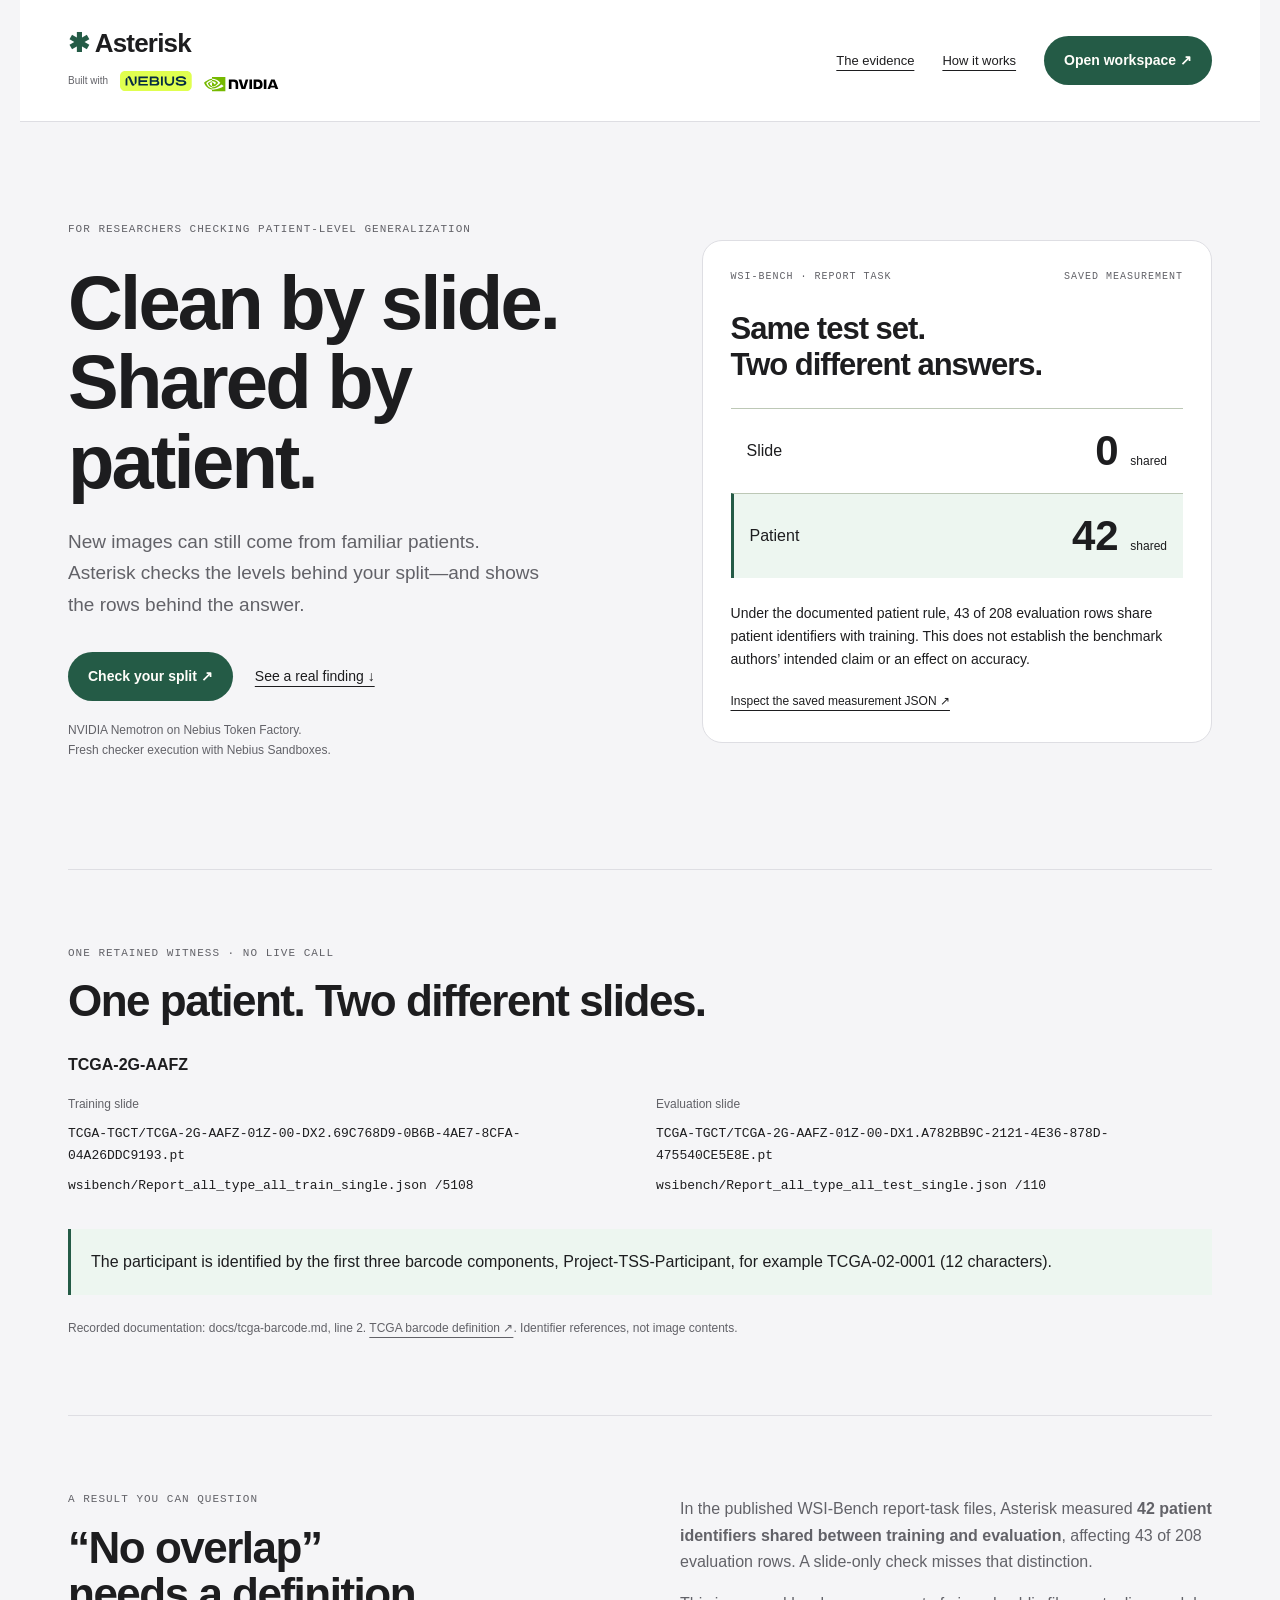
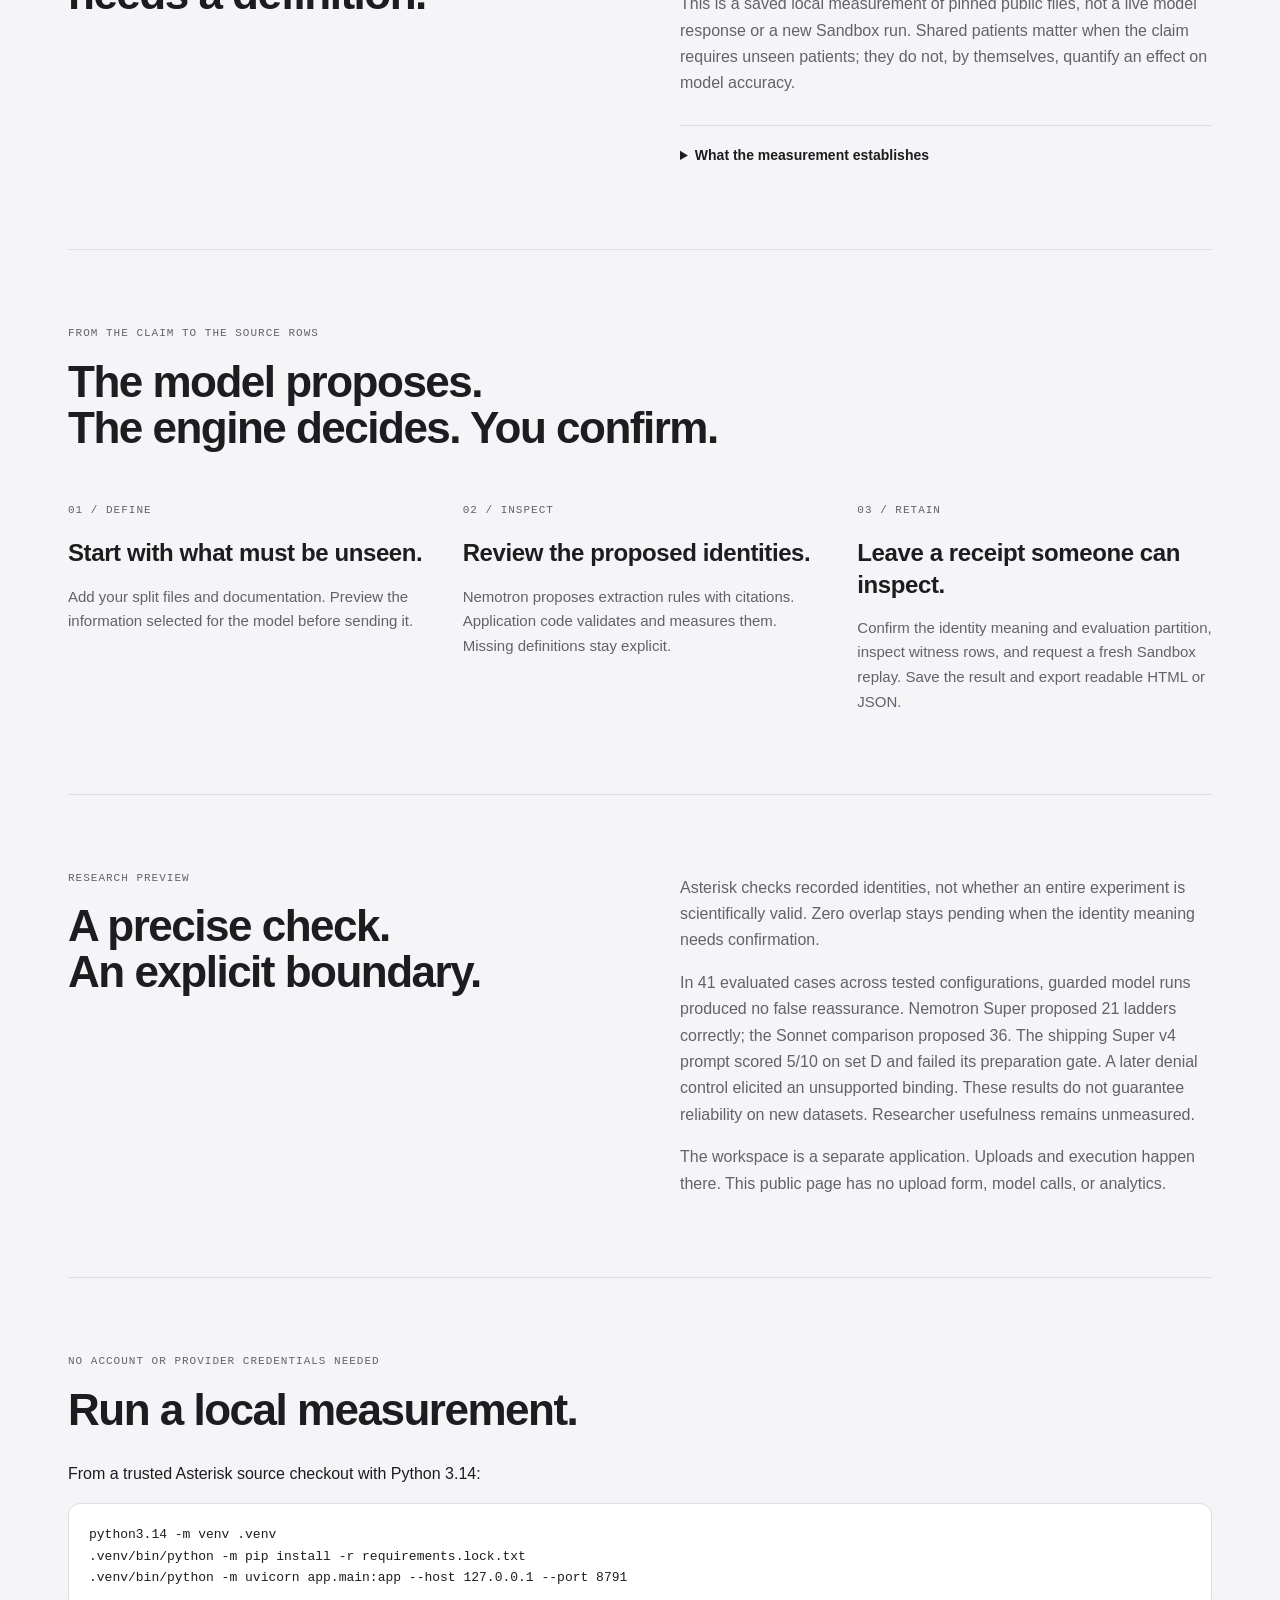
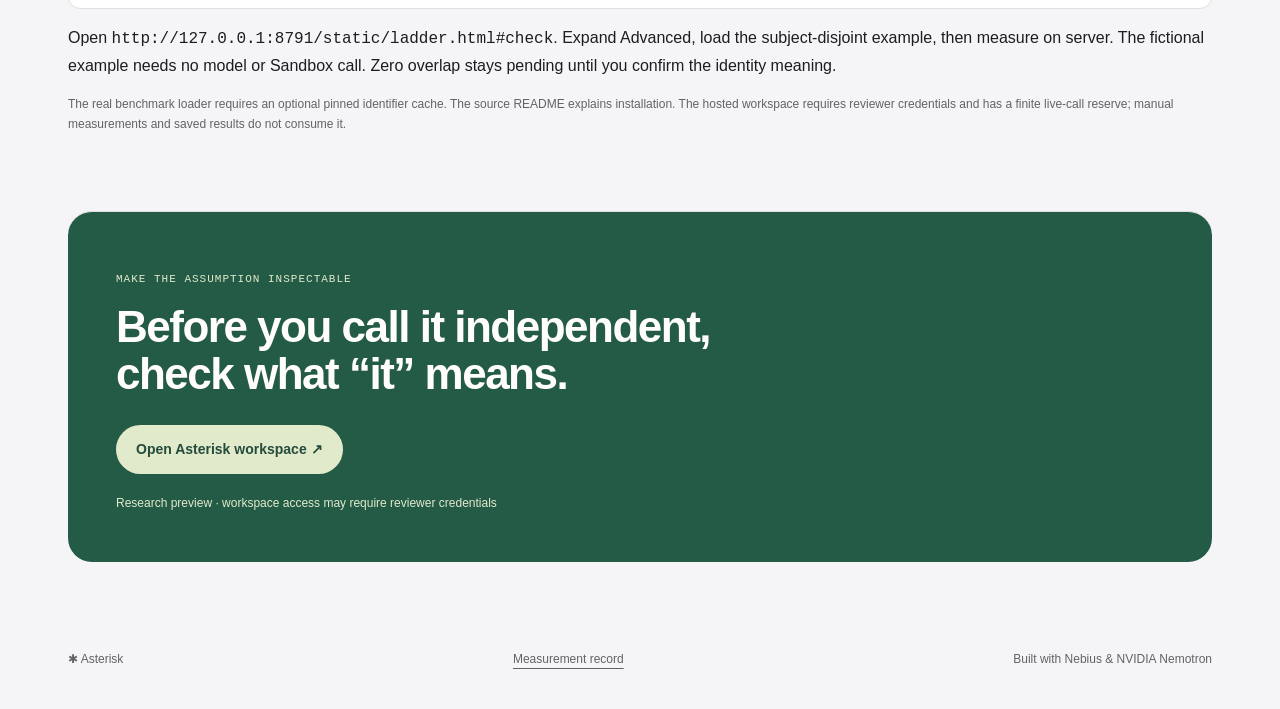
<file: site/index.html>
<!doctype html>
<html lang="en">
<head><meta charset="utf-8"><meta name="viewport" content="width=device-width,initial-scale=1"><meta name="description" content="Asterisk measures which identity levels a research split actually holds out, with source-row evidence and inspectable receipts."><title>Asterisk — Clean by slide. Shared by patient.</title><link rel="stylesheet" href="site.css"></head>
<body>
<a class="skip" href="#main">Skip to content</a>
<header><div class="brand-lockup"><a class="brand" href="./"><span aria-hidden="true">✱</span> Asterisk</a><div class="technology-credit"><span>Built with</span><a href="https://nebius.com/" aria-label="Nebius"><img src="[data-uri]" alt="Nebius" width="72" height="20"></a><a href="https://www.nvidia.com/" aria-label="NVIDIA"><img src="[data-uri]" alt="NVIDIA" width="80" height="24"></a></div></div><nav aria-label="Main navigation"><a href="#evidence">The evidence</a><a href="#how">How it works</a><a class="button" href="https://asterisk.gowthamsarveswaran.com/static/ladder.html#receipt">Open workspace ↗</a></nav></header>
<main id="main">
<section class="hero">
<div><p class="eyebrow">For researchers checking patient-level generalization</p><h1>Clean by slide.<br>Shared by patient.</h1><p class="lede">New images can still come from familiar patients. Asterisk checks the levels behind your split—and shows the rows behind the answer.</p><div class="actions"><a class="button" href="https://asterisk.gowthamsarveswaran.com/static/ladder.html#receipt">Check your split ↗</a><a href="#evidence">See a real finding ↓</a></div><p class="small">NVIDIA Nemotron on Nebius Token Factory.<br>Fresh checker execution with Nebius Sandboxes.</p></div>
<figure><div class="figure-top"><span>WSI-Bench · report task</span><span>Saved measurement</span></div><h2>Same test set.<br>Two different answers.</h2><div class="rung"><span>Slide</span><strong>0 <small>shared</small></strong></div><div class="rung shared"><span>Patient</span><strong>42 <small>shared</small></strong></div><figcaption>Under the documented patient rule, 43 of 208 evaluation rows share patient identifiers with training. This does not establish the benchmark authors’ intended claim or an effect on accuracy.</figcaption><a href="evidence.json">Inspect the saved measurement JSON ↗</a></figure>
</section>
<section class="witness" aria-labelledby="witness-title"><p class="eyebrow">One retained witness · no live call</p><h2 id="witness-title">One patient. Two different slides.</h2><strong>TCGA-2G-AAFZ</strong><dl><div><dt>Training slide</dt><dd>TCGA-TGCT/TCGA-2G-AAFZ-01Z-00-DX2.69C768D9-0B6B-4AE7-8CFA-04A26DDC9193.pt</dd><dd>wsibench/Report_all_type_all_train_single.json /5108</dd></div><div><dt>Evaluation slide</dt><dd>TCGA-TGCT/TCGA-2G-AAFZ-01Z-00-DX1.A782BB9C-2121-4E36-878D-475540CE5E8E.pt</dd><dd>wsibench/Report_all_type_all_test_single.json /110</dd></div></dl><blockquote>The participant is identified by the first three barcode components, Project-TSS-Participant, for example TCGA-02-0001 (12 characters).</blockquote><p class="small">Recorded documentation: docs/tcga-barcode.md, line 2. <a href="https://docs.gdc.cancer.gov/Encyclopedia/pages/TCGA_Barcode/">TCGA barcode definition ↗</a>. Identifier references, not image contents.</p></section>
<section id="evidence" class="evidence"><div><p class="eyebrow">A result you can question</p><h2>“No overlap”<br>needs a definition.</h2></div><div><p>In the published WSI-Bench report-task files, Asterisk measured <strong>42 patient identifiers shared between training and evaluation</strong>, affecting 43 of 208 evaluation rows. A slide-only check misses that distinction.</p><p>This is a saved local measurement of pinned public files, not a live model response or a new Sandbox run. Shared patients matter when the claim requires unseen patients; they do not, by themselves, quantify an effect on model accuracy.</p><details><summary>What the measurement establishes</summary><p>Exact identifier overlap under the recorded derivations. It does not establish duplicate image content, preprocessing leakage, a performance penalty, or independence at an undocumented level. The downloadable JSON retains source provenance and witness rows.</p></details></div></section>
<section id="how"><p class="eyebrow">From the claim to the source rows</p><h2>The model proposes.<br>The engine decides. You confirm.</h2><ol class="steps"><li><span>01 / Define</span><h3>Start with what must be unseen.</h3><p>Add your split files and documentation. Preview the information selected for the model before sending it.</p></li><li><span>02 / Inspect</span><h3>Review the proposed identities.</h3><p>Nemotron proposes extraction rules with citations. Application code validates and measures them. Missing definitions stay explicit.</p></li><li><span>03 / Retain</span><h3>Leave a receipt someone can inspect.</h3><p>Confirm the identity meaning and evaluation partition, inspect witness rows, and request a fresh Sandbox replay. Save the result and export readable HTML or JSON.</p></li></ol></section>
<section class="limits"><div><p class="eyebrow">Research preview</p><h2>A precise check.<br>An explicit boundary.</h2></div><div><p>Asterisk checks recorded identities, not whether an entire experiment is scientifically valid. Zero overlap stays pending when the identity meaning needs confirmation.</p><p>In 41 evaluated cases across tested configurations, guarded model runs produced no false reassurance. Nemotron Super proposed 21 ladders correctly; the Sonnet comparison proposed 36. The shipping Super v4 prompt scored 5/10 on set D and failed its preparation gate. A later denial control elicited an unsupported binding. These results do not guarantee reliability on new datasets. Researcher usefulness remains unmeasured.</p><p>The workspace is a separate application. Uploads and execution happen there. This public page has no upload form, model calls, or analytics.</p></div></section>
<section id="local"><p class="eyebrow">No account or provider credentials needed</p><h2>Run a local measurement.</h2><p>From a trusted Asterisk source checkout with Python 3.14:</p><pre>python3.14 -m venv .venv
.venv/bin/python -m pip install -r requirements.lock.txt
.venv/bin/python -m uvicorn app.main:app --host 127.0.0.1 --port 8791</pre><p>Open <code>http://127.0.0.1:8791/static/ladder.html#check</code>. Expand Advanced, load the subject-disjoint example, then measure on server. The fictional example needs no model or Sandbox call. Zero overlap stays pending until you confirm the identity meaning.</p><p class="small">The real benchmark loader requires an optional pinned identifier cache. The source README explains installation. The hosted workspace requires reviewer credentials and has a finite live-call reserve; manual measurements and saved results do not consume it.</p></section>
<section class="close"><p class="eyebrow">Make the assumption inspectable</p><h2>Before you call it independent,<br>check what “it” means.</h2><a class="button" href="https://asterisk.gowthamsarveswaran.com/static/ladder.html#receipt">Open Asterisk workspace ↗</a><p>Research preview · workspace access may require reviewer credentials</p></section>
</main><footer><span>✱ Asterisk</span><a href="evidence.json">Measurement record</a><span>Built with Nebius &amp; NVIDIA Nemotron</span></footer>
</body></html>
</file>
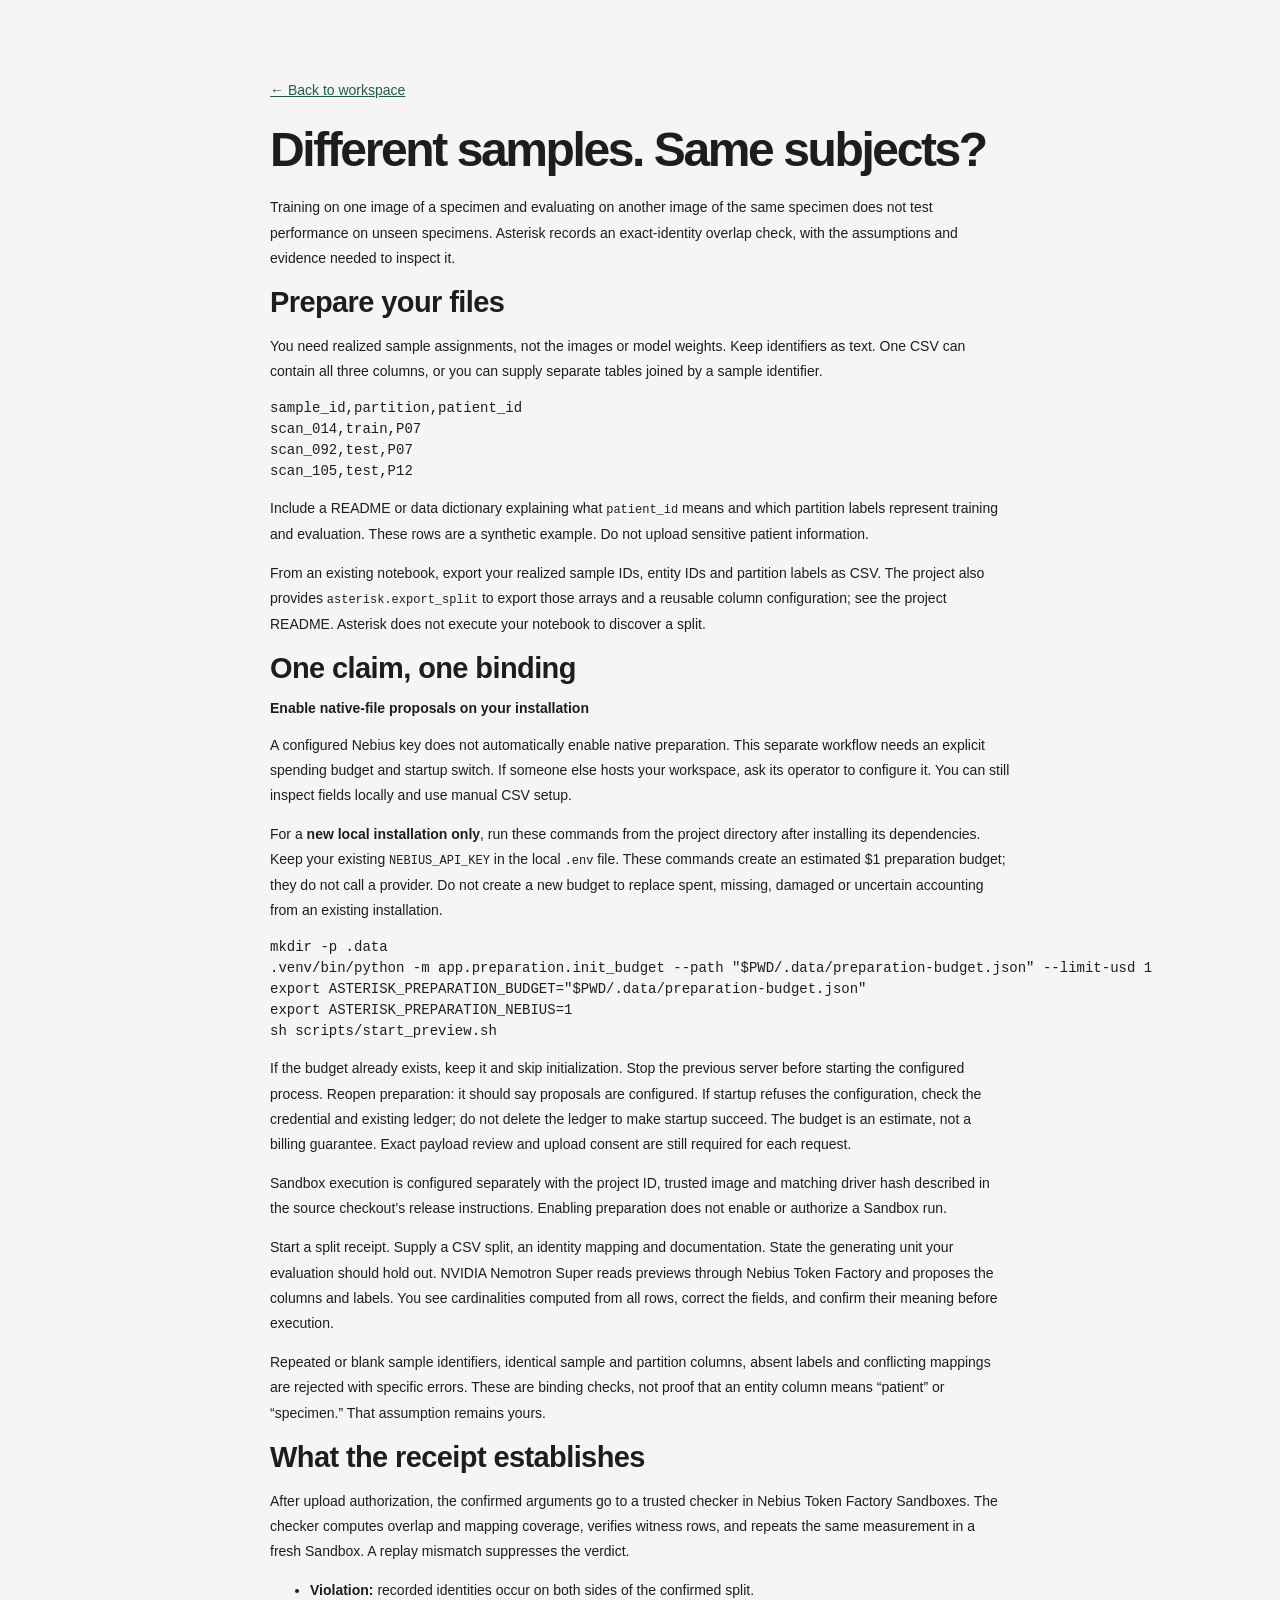
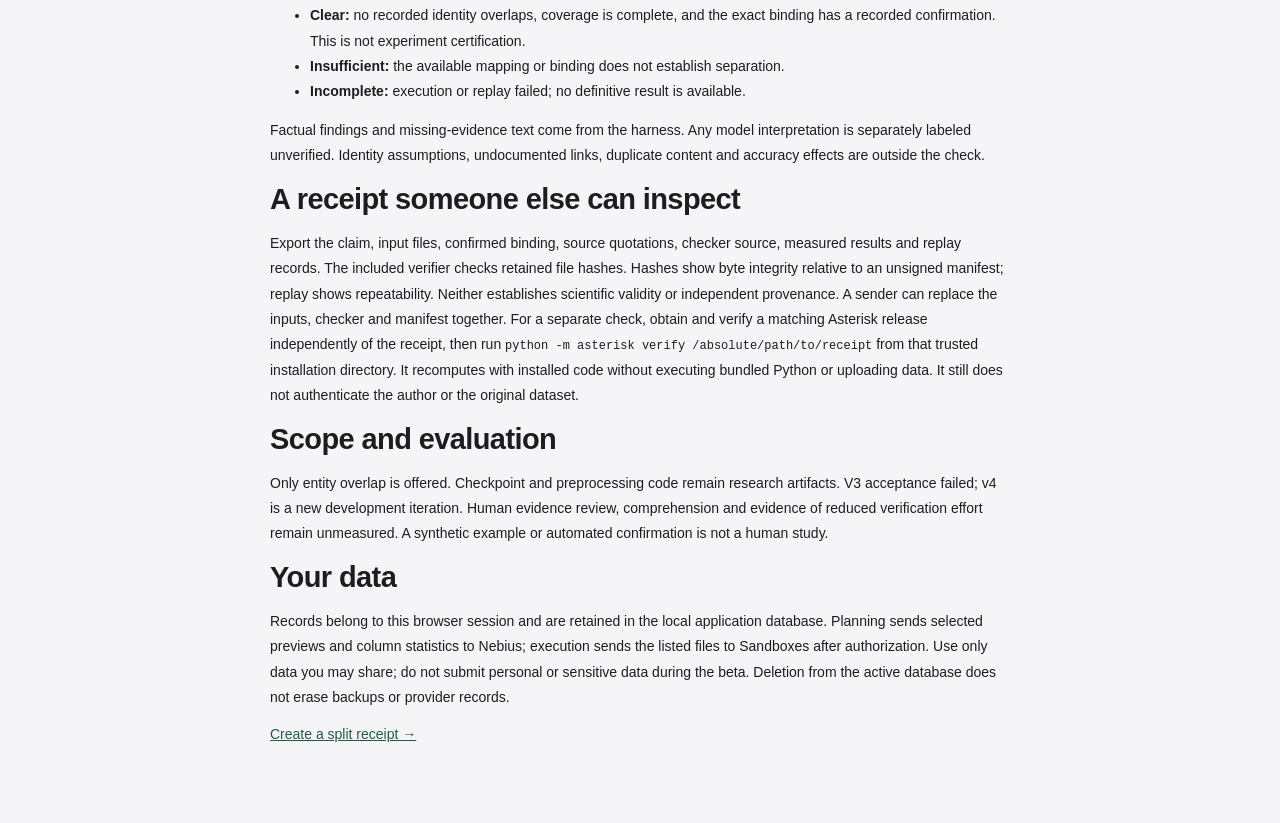
<file: static/about.html>
<!doctype html>
<html lang="en"><head><meta charset="utf-8"><meta name="viewport" content="width=device-width,initial-scale=1"><title>How Asterisk works</title><link rel="stylesheet" href="/static/style.css"><link rel="stylesheet" href="/static/quiet-ui.css?v=1"></head>
<body class="quiet-ui"><main class="about"><a href="/">← Back to workspace</a>
<h1>Different samples. Same subjects?</h1>
<p>Training on one image of a specimen and evaluating on another image of the same specimen does not test performance on unseen specimens. Asterisk records an exact-identity overlap check, with the assumptions and evidence needed to inspect it.</p>
<h2 id="prepare-inputs">Prepare your files</h2>
<p>You need realized sample assignments, not the images or model weights. Keep identifiers as text. One CSV can contain all three columns, or you can supply separate tables joined by a sample identifier.</p>
<pre>sample_id,partition,patient_id
scan_014,train,P07
scan_092,test,P07
scan_105,test,P12</pre>
<p>Include a README or data dictionary explaining what <code>patient_id</code> means and which partition labels represent training and evaluation. These rows are a synthetic example. Do not upload sensitive patient information.</p>
<p>From an existing notebook, export your realized sample IDs, entity IDs and partition labels as CSV. The project also provides <code>asterisk.export_split</code> to export those arrays and a reusable column configuration; see the project README. Asterisk does not execute your notebook to discover a split.</p>
<h2>One claim, one binding</h2>
<h3 id="enable-preparation">Enable native-file proposals on your installation</h3>
<p>A configured Nebius key does not automatically enable native preparation. This separate workflow needs an explicit spending budget and startup switch. If someone else hosts your workspace, ask its operator to configure it. You can still inspect fields locally and use manual CSV setup.</p>
<p>For a <strong>new local installation only</strong>, run these commands from the project directory after installing its dependencies. Keep your existing <code>NEBIUS_API_KEY</code> in the local <code>.env</code> file. These commands create an estimated $1 preparation budget; they do not call a provider. Do not create a new budget to replace spent, missing, damaged or uncertain accounting from an existing installation.</p>
<pre>mkdir -p .data
.venv/bin/python -m app.preparation.init_budget --path "$PWD/.data/preparation-budget.json" --limit-usd 1
export ASTERISK_PREPARATION_BUDGET="$PWD/.data/preparation-budget.json"
export ASTERISK_PREPARATION_NEBIUS=1
sh scripts/start_preview.sh</pre>
<p>If the budget already exists, keep it and skip initialization. Stop the previous server before starting the configured process. Reopen preparation: it should say proposals are configured. If startup refuses the configuration, check the credential and existing ledger; do not delete the ledger to make startup succeed. The budget is an estimate, not a billing guarantee. Exact payload review and upload consent are still required for each request.</p>
<p>Sandbox execution is configured separately with the project ID, trusted image and matching driver hash described in the source checkout’s release instructions. Enabling preparation does not enable or authorize a Sandbox run.</p>
<p>Start a split receipt. Supply a CSV split, an identity mapping and documentation. State the generating unit your evaluation should hold out. NVIDIA Nemotron Super reads previews through Nebius Token Factory and proposes the columns and labels. You see cardinalities computed from all rows, correct the fields, and confirm their meaning before execution.</p>
<p>Repeated or blank sample identifiers, identical sample and partition columns, absent labels and conflicting mappings are rejected with specific errors. These are binding checks, not proof that an entity column means “patient” or “specimen.” That assumption remains yours.</p>
<h2>What the receipt establishes</h2>
<p>After upload authorization, the confirmed arguments go to a trusted checker in Nebius Token Factory Sandboxes. The checker computes overlap and mapping coverage, verifies witness rows, and repeats the same measurement in a fresh Sandbox. A replay mismatch suppresses the verdict.</p>
<ul><li><strong>Violation:</strong> recorded identities occur on both sides of the confirmed split.</li><li><strong>Clear:</strong> no recorded identity overlaps, coverage is complete, and the exact binding has a recorded confirmation. This is not experiment certification.</li><li><strong>Insufficient:</strong> the available mapping or binding does not establish separation.</li><li><strong>Incomplete:</strong> execution or replay failed; no definitive result is available.</li></ul>
<p>Factual findings and missing-evidence text come from the harness. Any model interpretation is separately labeled unverified. Identity assumptions, undocumented links, duplicate content and accuracy effects are outside the check.</p>
<h2>A receipt someone else can inspect</h2>
<p>Export the claim, input files, confirmed binding, source quotations, checker source, measured results and replay records. The included verifier checks retained file hashes. Hashes show byte integrity relative to an unsigned manifest; replay shows repeatability. Neither establishes scientific validity or independent provenance. A sender can replace the inputs, checker and manifest together. For a separate check, obtain and verify a matching Asterisk release independently of the receipt, then run <code>python -m asterisk verify /absolute/path/to/receipt</code> from that trusted installation directory. It recomputes with installed code without executing bundled Python or uploading data. It still does not authenticate the author or the original dataset.</p>
<h2>Scope and evaluation</h2>
<p>Only entity overlap is offered. Checkpoint and preprocessing code remain research artifacts. V3 acceptance failed; v4 is a new development iteration. Human evidence review, comprehension and evidence of reduced verification effort remain unmeasured. A synthetic example or automated confirmation is not a human study.</p>
<h2>Your data</h2>
<p>Records belong to this browser session and are retained in the local application database. Planning sends selected previews and column statistics to Nebius; execution sends the listed files to Sandboxes after authorization. Use only data you may share; do not submit personal or sensitive data during the beta. Deletion from the active database does not erase backups or provider records.</p>
<a href="/#investigate">Create a split receipt →</a>
</main></body></html>
</file>
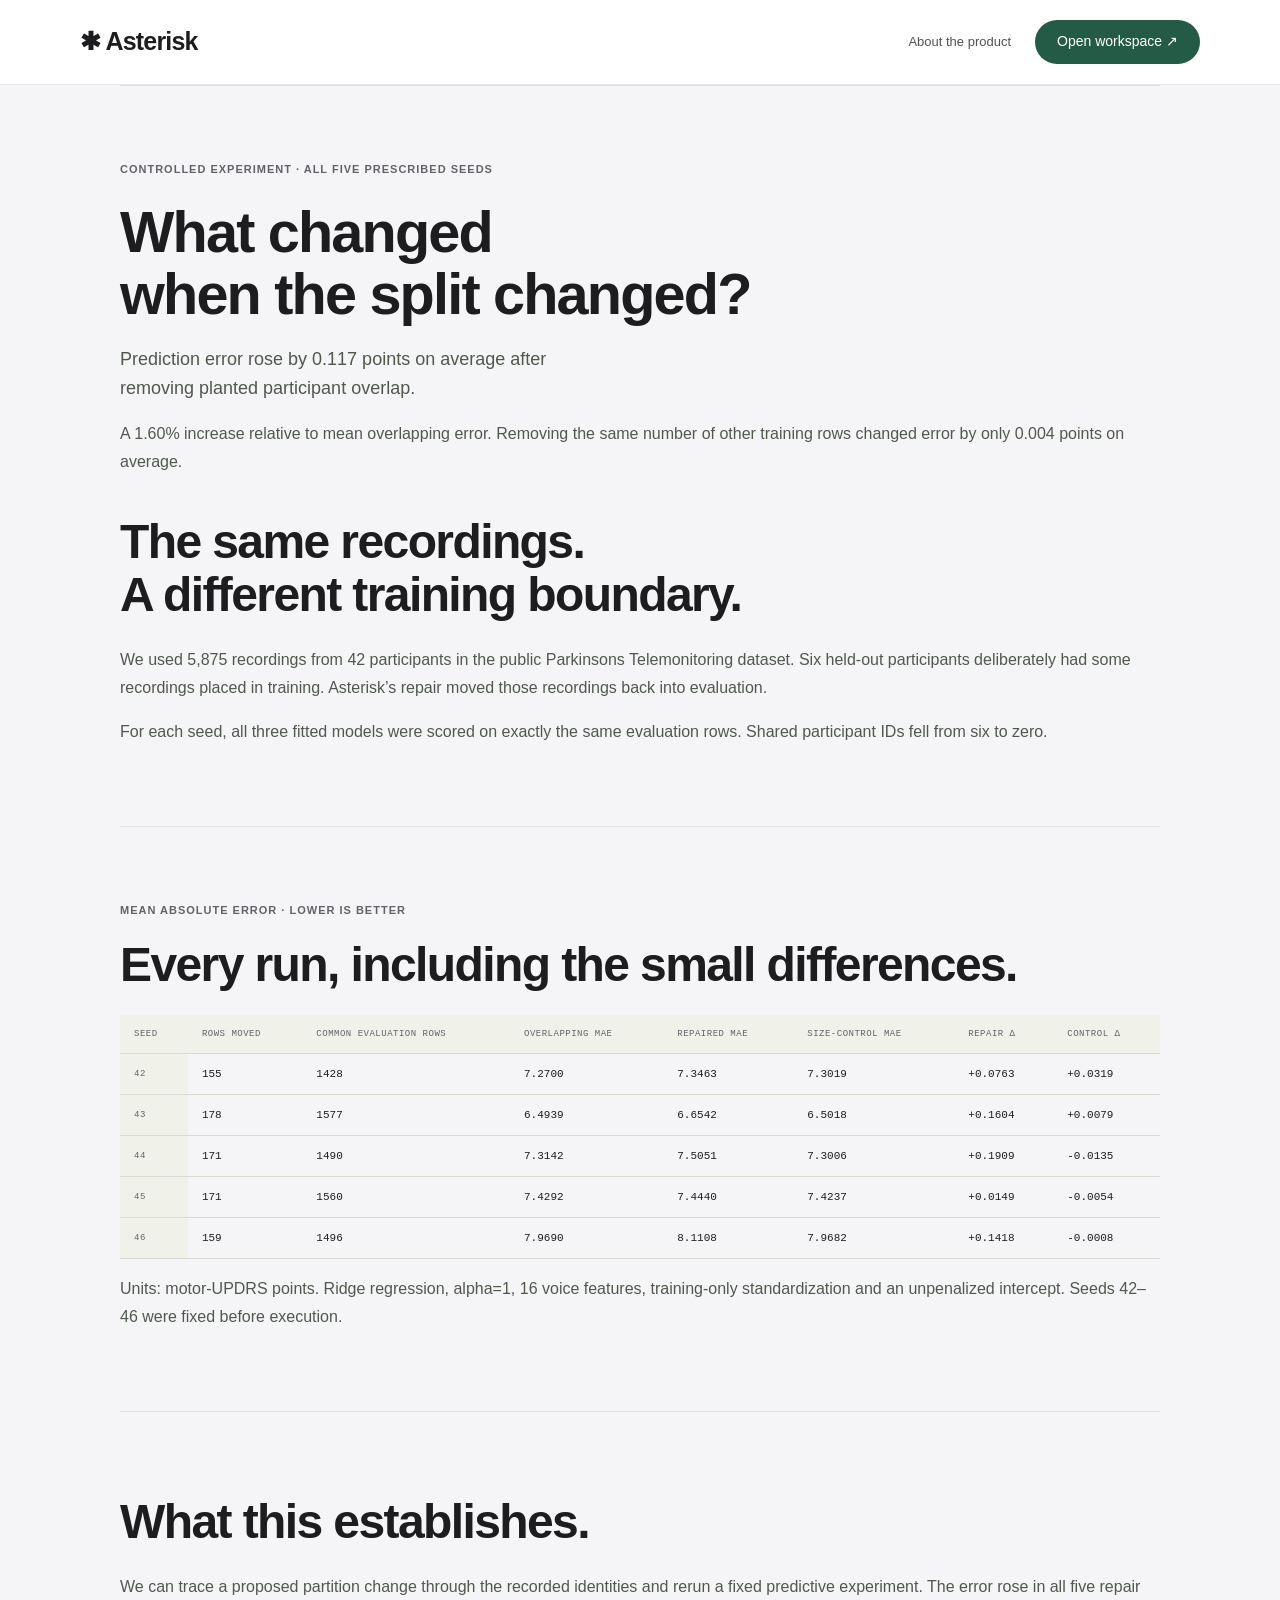
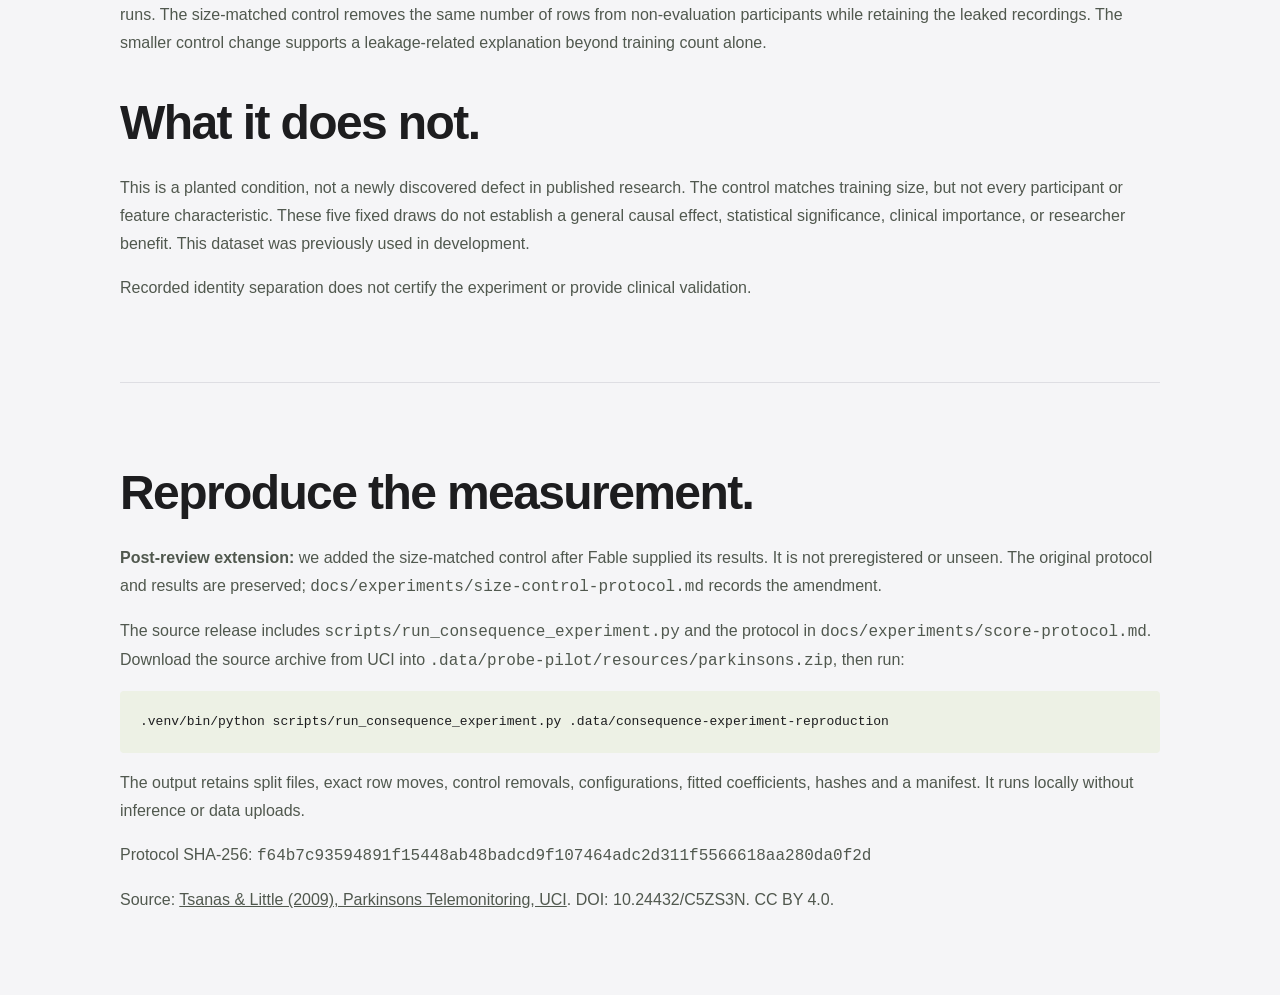
<file: static/experiment.html>
<!doctype html><html lang="en"><head><meta charset="utf-8"><meta name="viewport" content="width=device-width,initial-scale=1"><title>Asterisk — A measured consequence</title><link rel="stylesheet" href="/static/style.css"><link rel="stylesheet" href="/static/product.css"><link rel="stylesheet" href="/static/experiment.css"><link rel="stylesheet" href="/static/quiet-ui.css?v=1"></head><body class="product-page quiet-ui"><header class="product-nav"><a class="brand" href="/static/product.html">✱ Asterisk</a><nav aria-label="Navigation"><a href="/static/product.html">About the product</a><a class="product-button" href="/#investigate">Open workspace ↗</a></nav></header><main class="product-main"><section class="product-section"><div><p class="product-kicker">Controlled experiment · All five prescribed seeds</p><h1>What changed<br>when the split changed?</h1><p class="product-lede">Prediction error rose by 0.117 points on average after removing planted participant overlap.</p><p>A 1.60% increase relative to mean overlapping error. Removing the same number of other training rows changed error by only 0.004 points on average.</p></div><div><h2>The same recordings.<br>A different training boundary.</h2><p>We used 5,875 recordings from 42 participants in the public Parkinsons Telemonitoring dataset. Six held-out participants deliberately had some recordings placed in training. Asterisk’s repair moved those recordings back into evaluation.</p><p>For each seed, all three fitted models were scored on exactly the same evaluation rows. Shared participant IDs fell from six to zero.</p></div></section><section class="product-section"><p class="product-kicker">Mean absolute error · Lower is better</p><h2>Every run, including the small differences.</h2><div class="experiment-table"><table><thead><tr><th>Seed</th><th>Rows moved</th><th>Common evaluation rows</th><th>Overlapping MAE</th><th>Repaired MAE</th><th>Size-control MAE</th><th>Repair Δ</th><th>Control Δ</th></tr></thead><tbody><tr><th scope="row">42</th><td>155</td><td>1428</td><td>7.2700</td><td>7.3463</td><td>7.3019</td><td>+0.0763</td><td>+0.0319</td></tr><tr><th scope="row">43</th><td>178</td><td>1577</td><td>6.4939</td><td>6.6542</td><td>6.5018</td><td>+0.1604</td><td>+0.0079</td></tr><tr><th scope="row">44</th><td>171</td><td>1490</td><td>7.3142</td><td>7.5051</td><td>7.3006</td><td>+0.1909</td><td>-0.0135</td></tr><tr><th scope="row">45</th><td>171</td><td>1560</td><td>7.4292</td><td>7.4440</td><td>7.4237</td><td>+0.0149</td><td>-0.0054</td></tr><tr><th scope="row">46</th><td>159</td><td>1496</td><td>7.9690</td><td>8.1108</td><td>7.9682</td><td>+0.1418</td><td>-0.0008</td></tr></tbody></table></div><p>Units: motor-UPDRS points. Ridge regression, alpha=1, 16 voice features, training-only standardization and an unpenalized intercept. Seeds 42–46 were fixed before execution.</p></section><section class="product-section"><div><h2>What this establishes.</h2><p>We can trace a proposed partition change through the recorded identities and rerun a fixed predictive experiment. The error rose in all five repair runs. The size-matched control removes the same number of rows from non-evaluation participants while retaining the leaked recordings. The smaller control change supports a leakage-related explanation beyond training count alone.</p></div><div><h2>What it does not.</h2><p>This is a planted condition, not a newly discovered defect in published research. The control matches training size, but not every participant or feature characteristic. These five fixed draws do not establish a general causal effect, statistical significance, clinical importance, or researcher benefit. This dataset was previously used in development.</p><p>Recorded identity separation does not certify the experiment or provide clinical validation.</p></div></section><section class="product-section"><h2>Reproduce the measurement.</h2><p><strong>Post-review extension:</strong> we added the size-matched control after Fable supplied its results. It is not preregistered or unseen. The original protocol and results are preserved; <code>docs/experiments/size-control-protocol.md</code> records the amendment.</p><p>The source release includes <code>scripts/run_consequence_experiment.py</code> and the protocol in <code>docs/experiments/score-protocol.md</code>. Download the source archive from UCI into <code>.data/probe-pilot/resources/parkinsons.zip</code>, then run:</p><pre>.venv/bin/python scripts/run_consequence_experiment.py .data/consequence-experiment-reproduction</pre><p>The output retains split files, exact row moves, control removals, configurations, fitted coefficients, hashes and a manifest. It runs locally without inference or data uploads.</p><p>Protocol SHA-256: <code>f64b7c93594891f15448ab48badcd9f107464adc2d311f5566618aa280da0f2d</code></p><p>Source: <a href="https://archive.ics.uci.edu/dataset/189/parkinsons+telemonitoring">Tsanas &amp; Little (2009), Parkinsons Telemonitoring, UCI</a>. DOI: 10.24432/C5ZS3N. CC BY 4.0.</p></section></main></body></html>
</file>
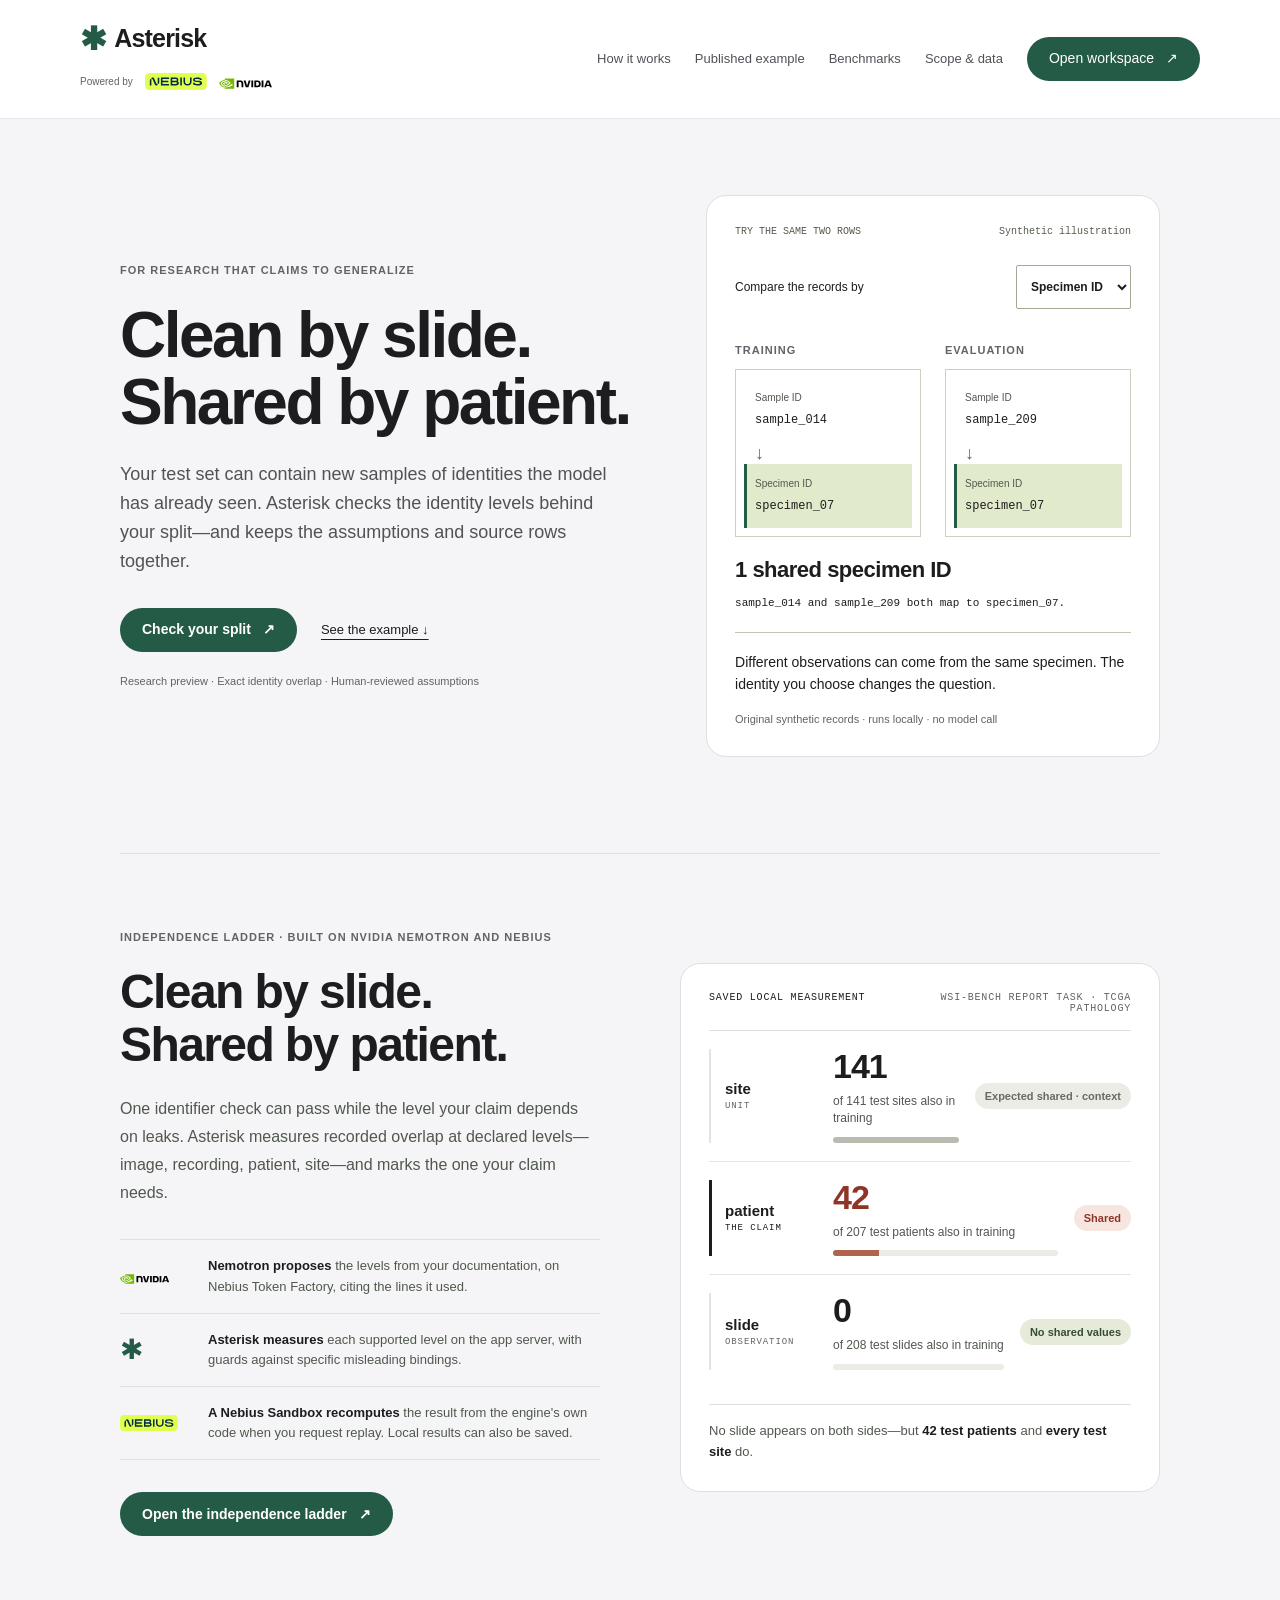
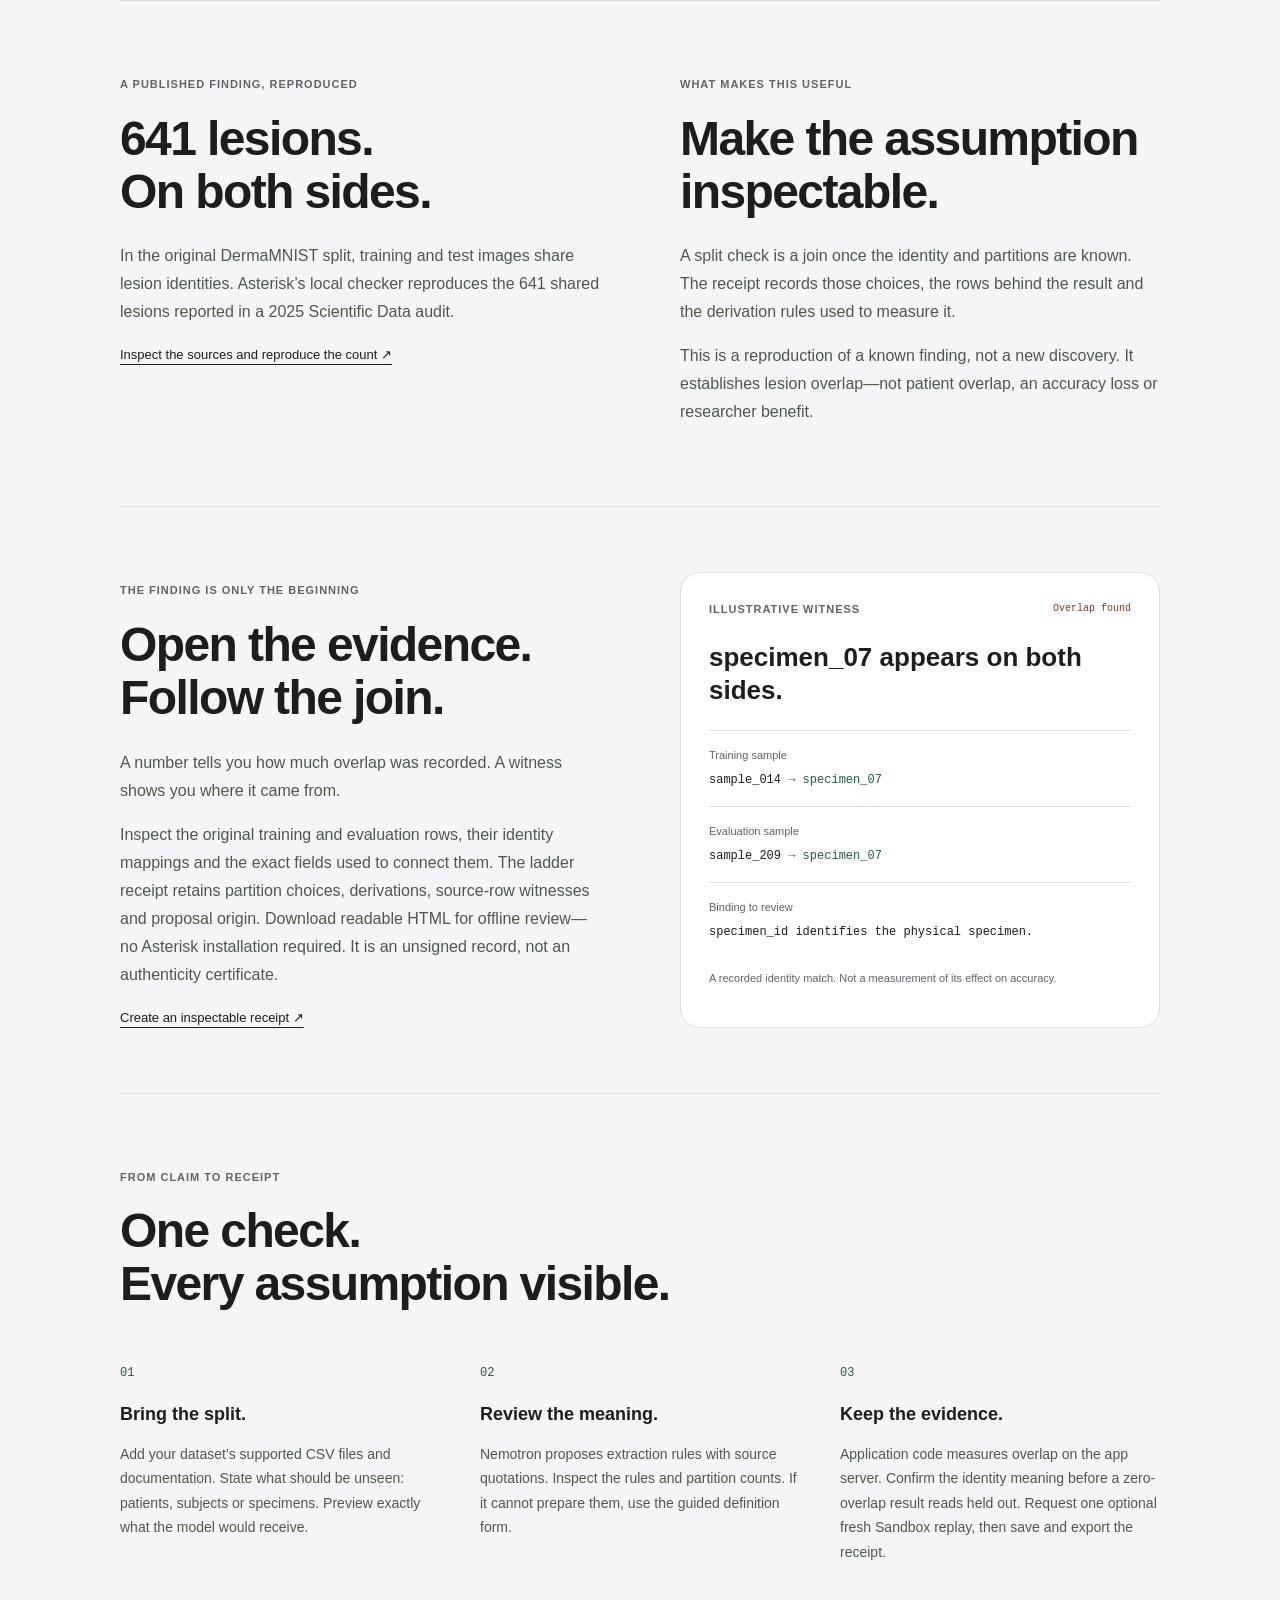
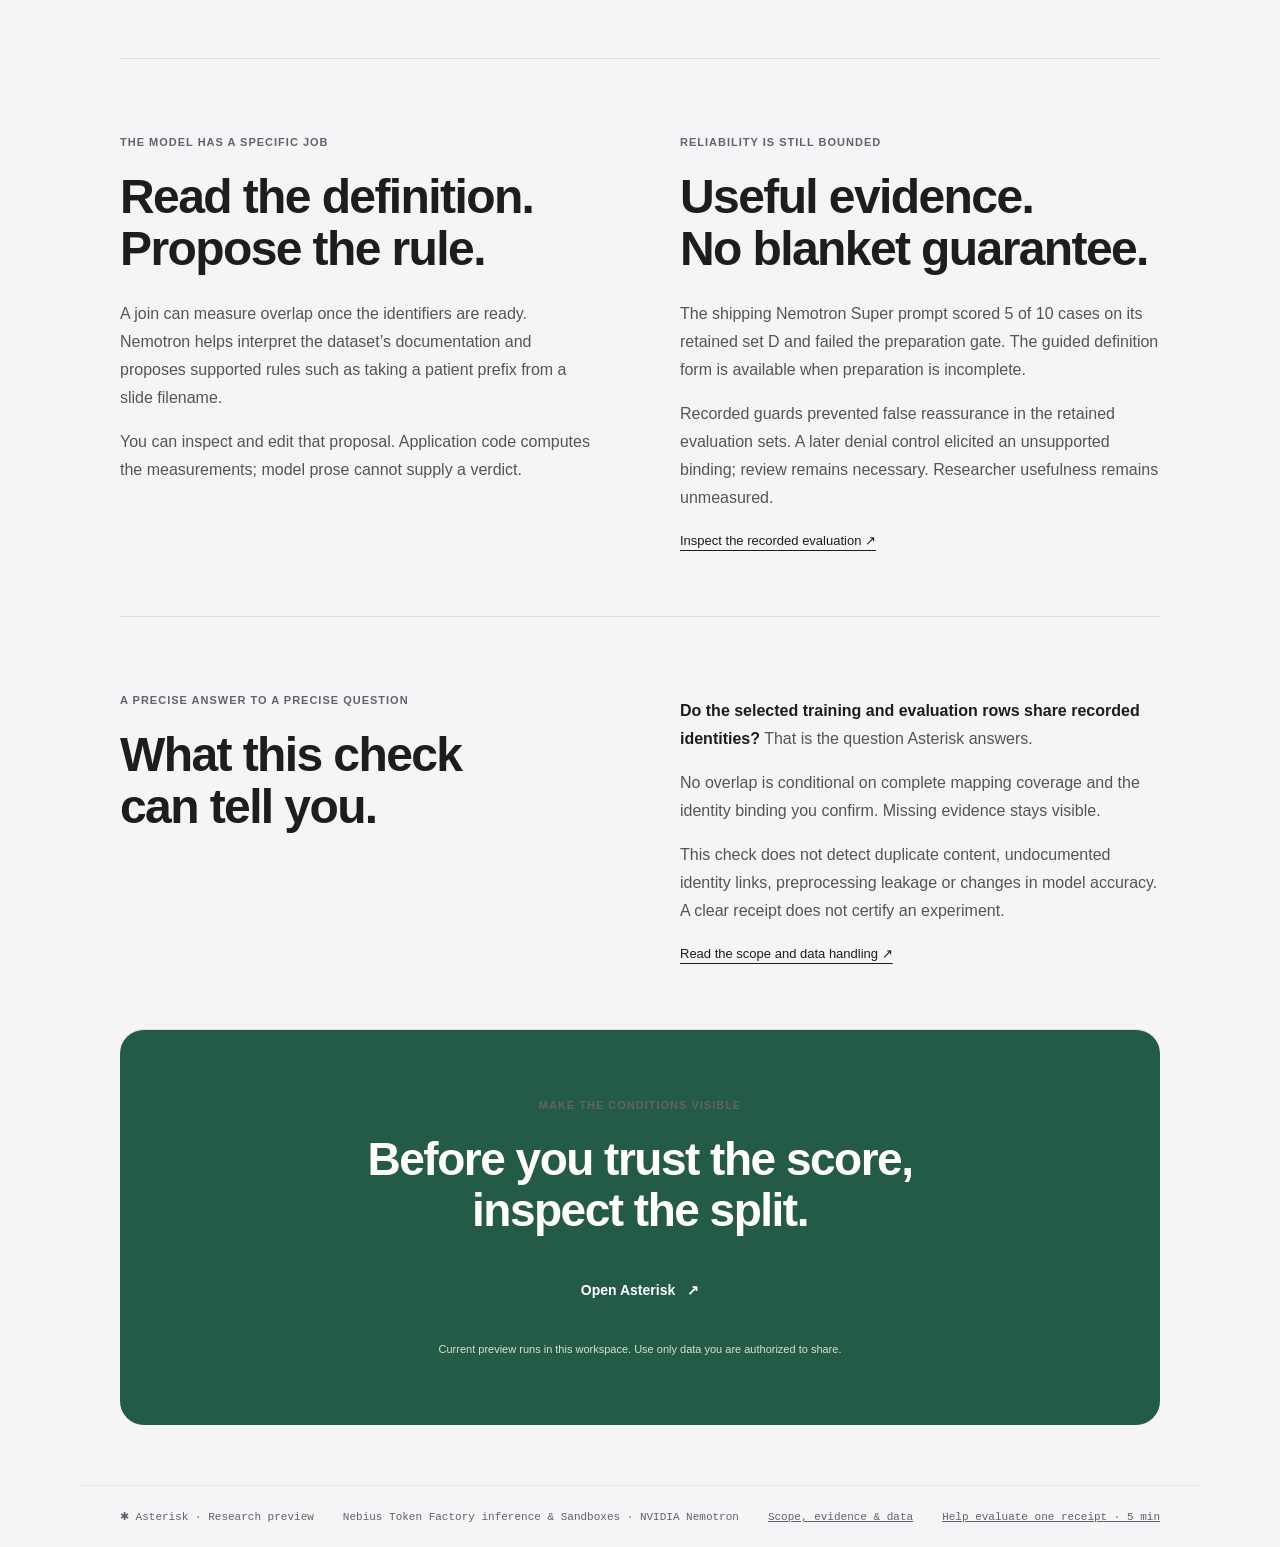
<file: static/product.html>
<!doctype html>
<html lang="en">
<head><meta charset="utf-8"><meta name="viewport" content="width=device-width,initial-scale=1"><meta name="description" content="Check whether training and evaluation share patients, subjects or specimens. Asterisk produces an inspectable receipt with source rows, reviewed assumptions and repeatable measurements."><title>Asterisk — Clean by slide. Shared by patient.</title><link rel="stylesheet" href="/static/style.css?v=brand-1"><link rel="stylesheet" href="/static/product.css?v=identity-fields-2"><link rel="stylesheet" href="/static/ladder.css?v=ladder-16"><script type="module" src="/static/ladder-figure.mjs?v=receipt-first-1"></script><script type="module" src="/static/product-demo.js?v=identity-fields-2"></script><link rel="stylesheet" href="/static/quiet-ui.css?v=receipt-first-1"></head>
<body class="product-page quiet-ui">
<a class="skip-link" href="#product-main">Skip to content</a>
<header class="product-nav">
 <div><a class="brand" href="/static/product.html" aria-label="Asterisk product home"><span class="brand-mark" aria-hidden="true">✱</span>Asterisk</a><div class="technology-credit"><span>Powered by</span><div class="technology-logos"><a href="https://nebius.com/"><img src="/static/brand/nebius.svg" alt="Nebius" width="84" height="23"></a><a href="https://www.nvidia.com/"><img src="/static/brand/nvidia.svg" alt="NVIDIA" width="100" height="30"></a></div></div></div>
 <nav aria-label="Product navigation"><a href="#how-it-works">How it works</a><a href="/static/published-example.html">Published example</a><a href="/static/ladder.html#benchmarks">Benchmarks</a><a href="/static/about.html">Scope &amp; data</a><a class="product-button" href="/static/ladder.html#receipt">Open workspace <span aria-hidden="true">↗</span></a></nav>
</header>
<main id="product-main" class="product-main">
 <section class="product-hero">
  <div class="product-intro"><p class="product-kicker">For research that claims to generalize</p><h1>Clean by slide.<br>Shared by patient.</h1><p class="product-lede">Your test set can contain new samples of identities the model has already seen. Asterisk checks the identity levels behind your split—and keeps the assumptions and source rows together.</p><div class="product-actions"><a class="product-button" href="/static/ladder.html#receipt">Check your split <span aria-hidden="true">↗</span></a><a class="text-link" href="#example">See the example ↓</a></div><p class="product-note">Research preview · Exact identity overlap · Human-reviewed assumptions</p></div>
  <figure class="split-illustration" data-identity="specimen" aria-labelledby="example-caption"><div class="figure-top"><span>TRY THE SAME TWO ROWS</span><span>Synthetic illustration</span></div><div class="identity-choice"><label for="illustration-identity">Compare the records by</label><select id="illustration-identity" disabled><option value="sample">Sample ID</option><option value="specimen" selected>Specimen ID</option></select></div><div class="split-pair"><div><p class="product-kicker">Training</p><div class="sample-tile"><div class="identity-field" data-field="sample"><span>Sample ID</span><code>sample_014</code></div><div class="identity-link" aria-hidden="true">↓</div><div class="identity-field" data-field="specimen"><span>Specimen ID</span><code>specimen_07</code></div></div></div><div><p class="product-kicker">Evaluation</p><div class="sample-tile evaluation-tile"><div class="identity-field" data-field="sample"><span>Sample ID</span><code>sample_209</code></div><div class="identity-link" aria-hidden="true">↓</div><div class="identity-field" data-field="specimen"><span>Specimen ID</span><code>specimen_07</code></div></div></div></div><div class="identity-bridge" aria-live="polite"><strong id="illustration-match">1 shared specimen ID</strong><span id="illustration-detail">sample_014 and sample_209 both map to specimen_07.</span></div><figcaption id="example-caption">Different observations can come from the same specimen. The identity you choose changes the question.</figcaption><p class="product-note">Original synthetic records · runs locally · no model call</p></figure>
 </section>
 <section class="product-section evidence-section ladder-intro" aria-labelledby="ladder-intro-title">
  <div>
   <p class="product-kicker">Independence ladder · built on NVIDIA Nemotron and Nebius</p>
   <h2 id="ladder-intro-title">Clean by slide.<br>Shared by patient.</h2>
   <p>One identifier check can pass while the level your claim depends on leaks. Asterisk measures recorded overlap at declared levels—image, recording, patient, site—and marks the one your claim needs.</p>
   <ol class="chain-mini" aria-label="How a ladder is made">
    <li><img src="/static/brand/nvidia.svg" alt="NVIDIA" width="62" height="18"><span><strong>Nemotron proposes</strong> the levels from your documentation, on Nebius Token Factory, citing the lines it used.</span></li>
    <li><span class="chain-mini-mark" aria-hidden="true">✱</span><span><strong>Asterisk measures</strong> each supported level on the app server, with guards against specific misleading bindings.</span></li>
    <li><img src="/static/brand/nebius.svg" alt="Nebius" width="58" height="16"><span><strong>A Nebius Sandbox recomputes</strong> the result from the engine's own code when you request replay. Local results can also be saved.</span></li>
   </ol>
   <a class="product-button" href="/static/ladder.html">Open the independence ladder <span aria-hidden="true">↗</span></a>
  </div>
  <figure class="ladder-figure" aria-labelledby="product-figure-caption">
   <div class="figure-head"><span class="figure-label">Saved local measurement</span><span class="figure-source">WSI-Bench report task · TCGA pathology</span></div>
   <ol class="figure-rungs" data-ladder-figure aria-label="Levels, coarsest first"><li class="figure-loading">Loading the measured ladder…</li></ol>
   <figcaption id="product-figure-caption">No slide appears on both sides—but <strong>42 test patients</strong> and <strong>every test site</strong> do.</figcaption>
  </figure>
 </section>
 <section class="product-section evidence-section"><div><p class="product-kicker">A published finding, reproduced</p><h2>641 lesions.<br>On both sides.</h2><p>In the original DermaMNIST split, training and test images share lesion identities. Asterisk’s local checker reproduces the 641 shared lesions reported in a 2025 Scientific Data audit.</p><a class="text-link" href="/static/published-example.html">Inspect the sources and reproduce the count ↗</a></div><div><p class="product-kicker">What makes this useful</p><h2>Make the assumption<br>inspectable.</h2><p>A split check is a join once the identity and partitions are known. The receipt records those choices, the rows behind the result and the derivation rules used to measure it.</p><p>This is a reproduction of a known finding, not a new discovery. It establishes lesion overlap—not patient overlap, an accuracy loss or researcher benefit.</p></div></section>
 <section id="example" class="product-section evidence-section"><div><p class="product-kicker">The finding is only the beginning</p><h2>Open the evidence.<br>Follow the join.</h2><p>A number tells you how much overlap was recorded. A witness shows you where it came from.</p><p>Inspect the original training and evaluation rows, their identity mappings and the exact fields used to connect them. The ladder receipt retains partition choices, derivations, source-row witnesses and proposal origin. Download readable HTML for offline review—no Asterisk installation required. It is an unsigned record, not an authenticity certificate.</p><a class="text-link" href="/static/ladder.html#receipt">Create an inspectable receipt ↗</a></div><div class="example-receipt"><div class="receipt-heading"><span class="product-kicker">Illustrative witness</span><span class="receipt-status">Overlap found</span></div><h3>specimen_07 appears on both sides.</h3><dl><div><dt>Training sample</dt><dd>sample_014 <span>→ specimen_07</span></dd></div><div><dt>Evaluation sample</dt><dd>sample_209 <span>→ specimen_07</span></dd></div><div><dt>Binding to review</dt><dd><code>specimen_id</code> identifies the physical specimen.</dd></div></dl><p class="product-note">A recorded identity match. Not a measurement of its effect on accuracy.</p></div></section>
 <section id="how-it-works" class="product-section"><div class="section-intro"><p class="product-kicker">From claim to receipt</p><h2>One check.<br>Every assumption visible.</h2></div><ol class="product-steps"><li><span class="step-number">01</span><h3>Bring the split.</h3><p>Add your dataset’s supported CSV files and documentation. State what should be unseen: patients, subjects or specimens. Preview exactly what the model would receive.</p></li><li><span class="step-number">02</span><h3>Review the meaning.</h3><p>Nemotron proposes extraction rules with source quotations. Inspect the rules and partition counts. If it cannot prepare them, use the guided definition form.</p></li><li><span class="step-number">03</span><h3>Keep the evidence.</h3><p>Application code measures overlap on the app server. Confirm the identity meaning before a zero-overlap result reads held out. Request one optional fresh Sandbox replay, then save and export the receipt.</p></li></ol></section>
 <section class="product-section evidence-section"><div><p class="product-kicker">The model has a specific job</p><h2>Read the definition.<br>Propose the rule.</h2><p>A join can measure overlap once the identifiers are ready. Nemotron helps interpret the dataset’s documentation and proposes supported rules such as taking a patient prefix from a slide filename.</p><p>You can inspect and edit that proposal. Application code computes the measurements; model prose cannot supply a verdict.</p></div><div><p class="product-kicker">Reliability is still bounded</p><h2>Useful evidence.<br>No blanket guarantee.</h2><p>The shipping Nemotron Super prompt scored 5 of 10 cases on its retained set D and failed the preparation gate. The guided definition form is available when preparation is incomplete.</p><p>Recorded guards prevented false reassurance in the retained evaluation sets. A later denial control elicited an unsupported binding; review remains necessary. Researcher usefulness remains unmeasured.</p><a class="text-link" href="/static/ladder.html#experiment">Inspect the recorded evaluation ↗</a></div></section>
 <section class="product-section product-boundary"><div><p class="product-kicker">A precise answer to a precise question</p><h2>What this check<br>can tell you.</h2></div><div><p><strong>Do the selected training and evaluation rows share recorded identities?</strong> That is the question Asterisk answers.</p><p>No overlap is conditional on complete mapping coverage and the identity binding you confirm. Missing evidence stays visible.</p><p>This check does not detect duplicate content, undocumented identity links, preprocessing leakage or changes in model accuracy. A clear receipt does not certify an experiment.</p><a class="text-link" href="/static/about.html">Read the scope and data handling ↗</a></div></section>
 <section class="product-close"><p class="product-kicker">Make the conditions visible</p><h2>Before you trust the score,<br>inspect the split.</h2><a class="product-button" href="/static/ladder.html#receipt">Open Asterisk <span aria-hidden="true">↗</span></a><p class="product-note">Current preview runs in this workspace. Use only data you are authorized to share.</p></section>
</main>
<footer class="product-footer"><span>✱ Asterisk · Research preview</span><span>Nebius Token Factory inference &amp; Sandboxes · NVIDIA Nemotron</span><a href="/static/about.html">Scope, evidence &amp; data</a><a href="/static/receipt-study.html">Help evaluate one receipt · 5 min</a></footer>
</body></html>
</file>
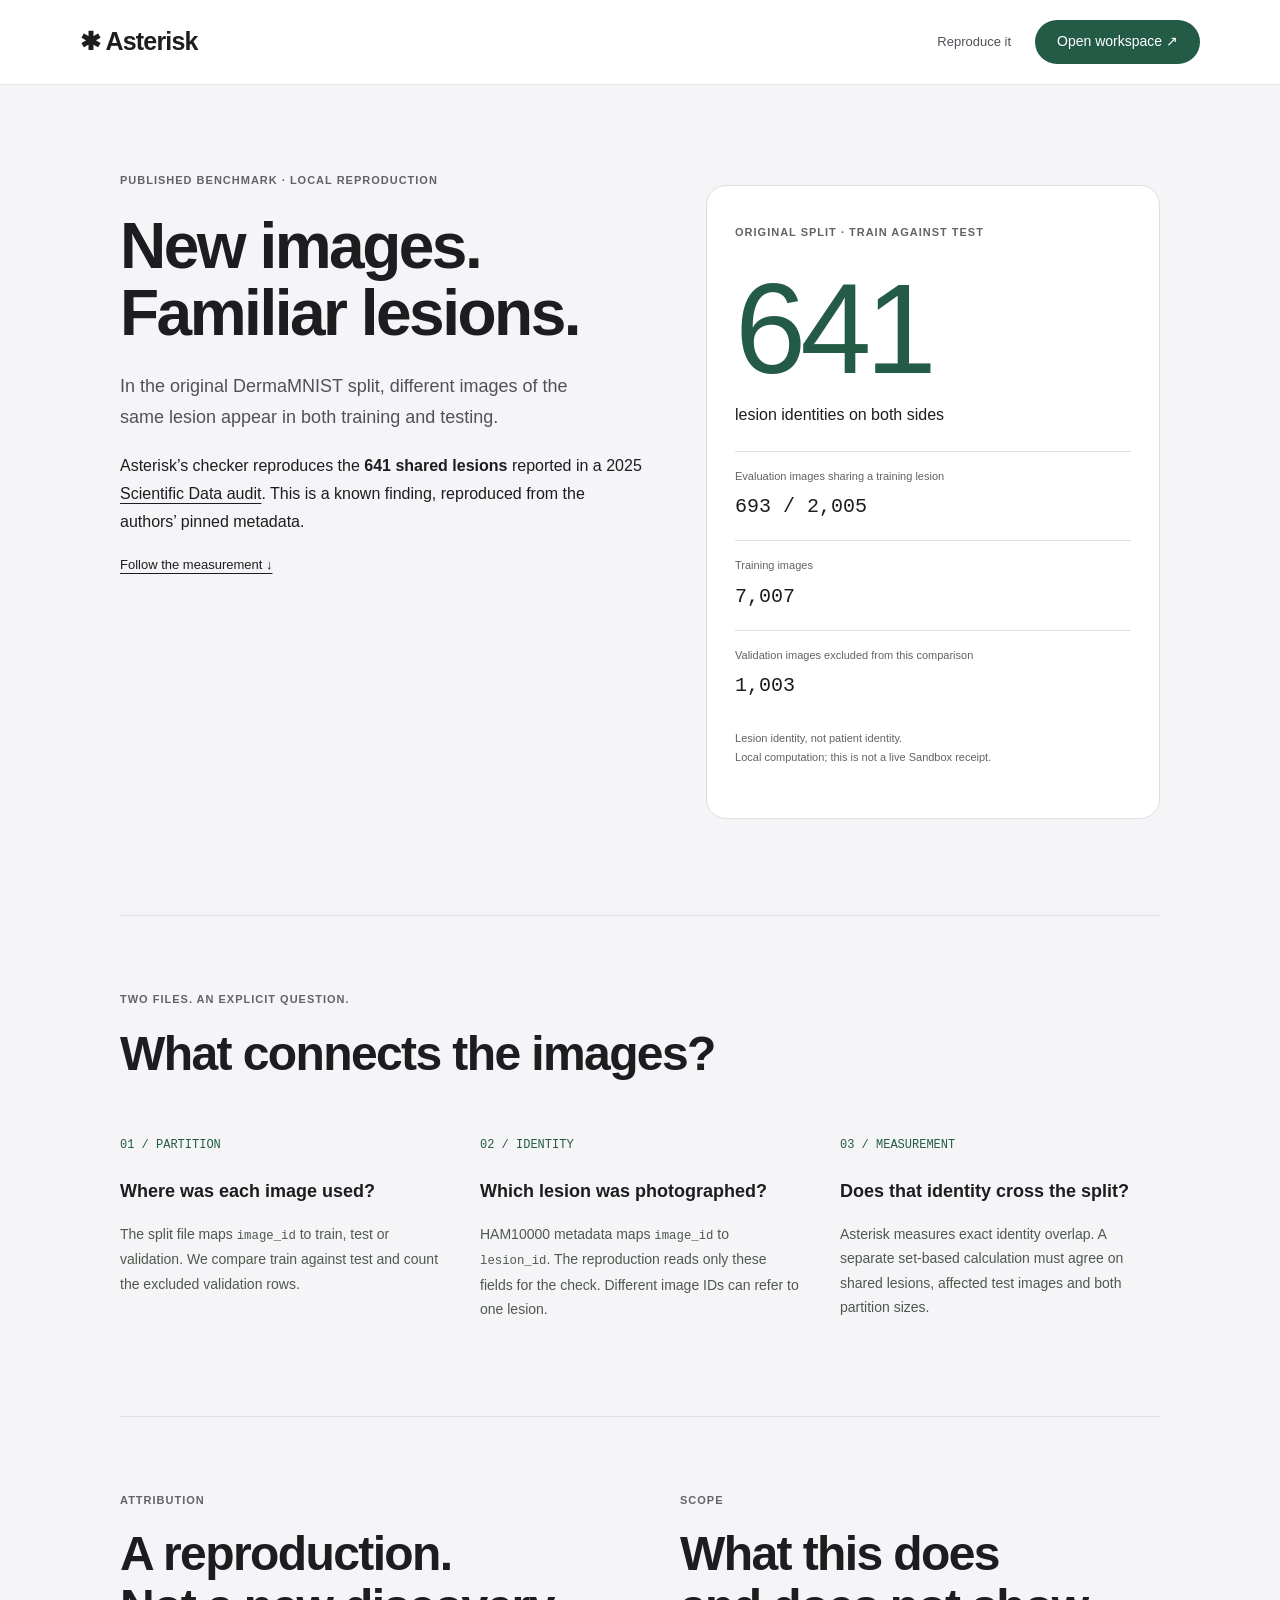
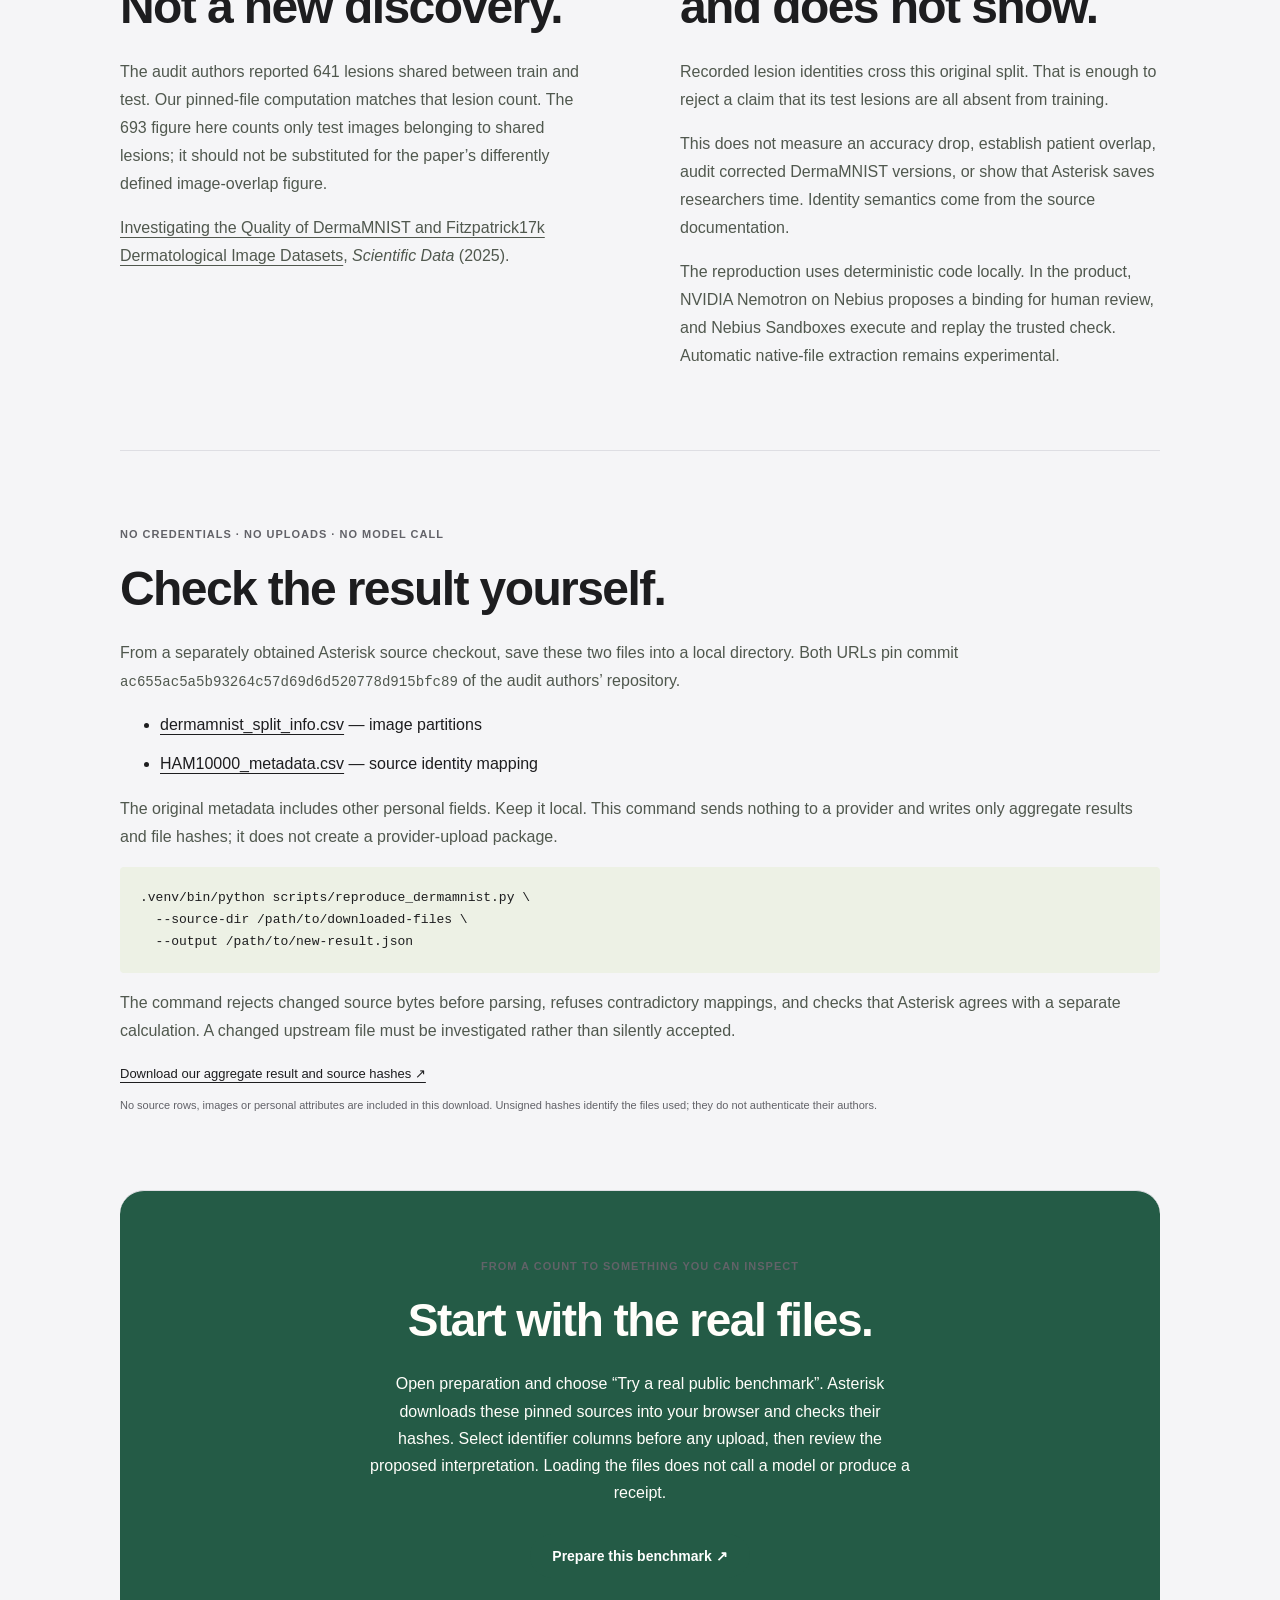
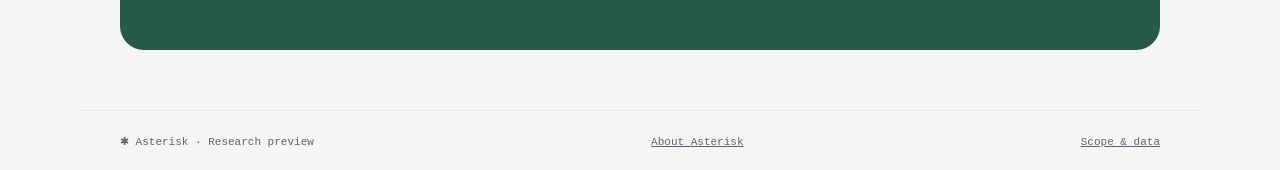
<file: static/published-example.html>
<!doctype html>
<html lang="en">
<head><meta charset="utf-8"><meta name="viewport" content="width=device-width,initial-scale=1"><meta name="description" content="Reproduce 641 shared lesions in the original DermaMNIST split using pinned public metadata and Asterisk's exact-identity checker."><title>Asterisk — A published overlap, reproduced.</title><link rel="stylesheet" href="/static/style.css"><link rel="stylesheet" href="/static/product.css"><link rel="stylesheet" href="/static/experiment.css"><link rel="stylesheet" href="/static/published-example.css"><link rel="stylesheet" href="/static/quiet-ui.css?v=1"></head>
<body class="product-page quiet-ui">
<a class="skip-link" href="#case-main">Skip to content</a>
<header class="product-nav"><a class="brand" href="/static/product.html">✱ Asterisk</a><nav aria-label="Case navigation"><a href="#reproduce">Reproduce it</a><a class="product-button" href="/#investigate">Open workspace ↗</a></nav></header>
<main id="case-main" class="product-main">
<section class="product-hero case-hero">
 <div class="product-intro"><p class="product-kicker">Published benchmark · Local reproduction</p><h1>New images.<br>Familiar lesions.</h1><p class="product-lede">In the original DermaMNIST split, different images of the same lesion appear in both training and testing.</p><p>Asterisk’s checker reproduces the <strong>641 shared lesions</strong> reported in a 2025 <a href="https://www.nature.com/articles/s41597-025-04382-5">Scientific Data audit</a>. This is a known finding, reproduced from the authors’ pinned metadata.</p><a class="text-link" href="#evidence">Follow the measurement ↓</a></div>
 <aside class="example-receipt case-number" aria-label="Reproduced result"><p class="product-kicker">Original split · Train against test</p><strong>641</strong><p>lesion identities on both sides</p><dl><div><dt>Evaluation images sharing a training lesion</dt><dd>693 / 2,005</dd></div><div><dt>Training images</dt><dd>7,007</dd></div><div><dt>Validation images excluded from this comparison</dt><dd>1,003</dd></div></dl><p class="product-note">Lesion identity, not patient identity.<br>Local computation; this is not a live Sandbox receipt.</p></aside>
</section>
<section id="evidence" class="product-section"><p class="product-kicker">Two files. An explicit question.</p><h2>What connects the images?</h2><ol class="product-steps"><li><span class="step-number">01 / PARTITION</span><h3>Where was each image used?</h3><p>The split file maps <code>image_id</code> to train, test or validation. We compare train against test and count the excluded validation rows.</p></li><li><span class="step-number">02 / IDENTITY</span><h3>Which lesion was photographed?</h3><p>HAM10000 metadata maps <code>image_id</code> to <code>lesion_id</code>. The reproduction reads only these fields for the check. Different image IDs can refer to one lesion.</p></li><li><span class="step-number">03 / MEASUREMENT</span><h3>Does that identity cross the split?</h3><p>Asterisk measures exact identity overlap. A separate set-based calculation must agree on shared lesions, affected test images and both partition sizes.</p></li></ol></section>
<section class="product-section evidence-section"><div><p class="product-kicker">Attribution</p><h2>A reproduction.<br>Not a new discovery.</h2><p>The audit authors reported 641 lesions shared between train and test. Our pinned-file computation matches that lesion count. The 693 figure here counts only test images belonging to shared lesions; it should not be substituted for the paper’s differently defined image-overlap figure.</p><p><a href="https://www.nature.com/articles/s41597-025-04382-5">Investigating the Quality of DermaMNIST and Fitzpatrick17k Dermatological Image Datasets</a>, <em>Scientific Data</em> (2025).</p></div><div><p class="product-kicker">Scope</p><h2>What this does<br>and does not show.</h2><p>Recorded lesion identities cross this original split. That is enough to reject a claim that its test lesions are all absent from training.</p><p>This does not measure an accuracy drop, establish patient overlap, audit corrected DermaMNIST versions, or show that Asterisk saves researchers time. Identity semantics come from the source documentation.</p><p>The reproduction uses deterministic code locally. In the product, NVIDIA Nemotron on Nebius proposes a binding for human review, and Nebius Sandboxes execute and replay the trusted check. Automatic native-file extraction remains experimental.</p></div></section>
<section id="reproduce" class="product-section"><p class="product-kicker">No credentials · No uploads · No model call</p><h2>Check the result yourself.</h2><p>From a separately obtained Asterisk source checkout, save these two files into a local directory. Both URLs pin commit <code>ac655ac5a5b93264c57d69d6d520778d915bfc89</code> of the audit authors’ repository.</p><ul><li><a href="https://raw.githubusercontent.com/kakumarabhishek/Corrected-Skin-Image-Datasets/ac655ac5a5b93264c57d69d6d520778d915bfc89/DermaMNIST/DermaMNIST_Analysis/dermamnist_split_info.csv">dermamnist_split_info.csv</a> — image partitions</li><li><a href="https://raw.githubusercontent.com/kakumarabhishek/Corrected-Skin-Image-Datasets/ac655ac5a5b93264c57d69d6d520778d915bfc89/DermaMNIST/DermaMNIST_Analysis/HAM10000_metadata.csv">HAM10000_metadata.csv</a> — source identity mapping</li></ul><p>The original metadata includes other personal fields. Keep it local. This command sends nothing to a provider and writes only aggregate results and file hashes; it does not create a provider-upload package.</p><pre>.venv/bin/python scripts/reproduce_dermamnist.py \
  --source-dir /path/to/downloaded-files \
  --output /path/to/new-result.json</pre><p>The command rejects changed source bytes before parsing, refuses contradictory mappings, and checks that Asterisk agrees with a separate calculation. A changed upstream file must be investigated rather than silently accepted.</p><a class="text-link" href="/static/reproductions/dermamnist-summary.json" download>Download our aggregate result and source hashes ↗</a><p class="product-note">No source rows, images or personal attributes are included in this download. Unsigned hashes identify the files used; they do not authenticate their authors.</p></section>
<section class="product-close"><p class="product-kicker">From a count to something you can inspect</p><h2>Start with the real files.</h2><p>Open preparation and choose “Try a real public benchmark”. Asterisk downloads these pinned sources into your browser and checks their hashes. Select identifier columns before any upload, then review the proposed interpretation. Loading the files does not call a model or produce a receipt.</p><a class="product-button" href="/#prepare">Prepare this benchmark ↗</a></section>
</main><footer class="product-footer"><span>✱ Asterisk · Research preview</span><a href="/static/product.html">About Asterisk</a><a href="/static/about.html">Scope &amp; data</a></footer>
</body></html>
</file>
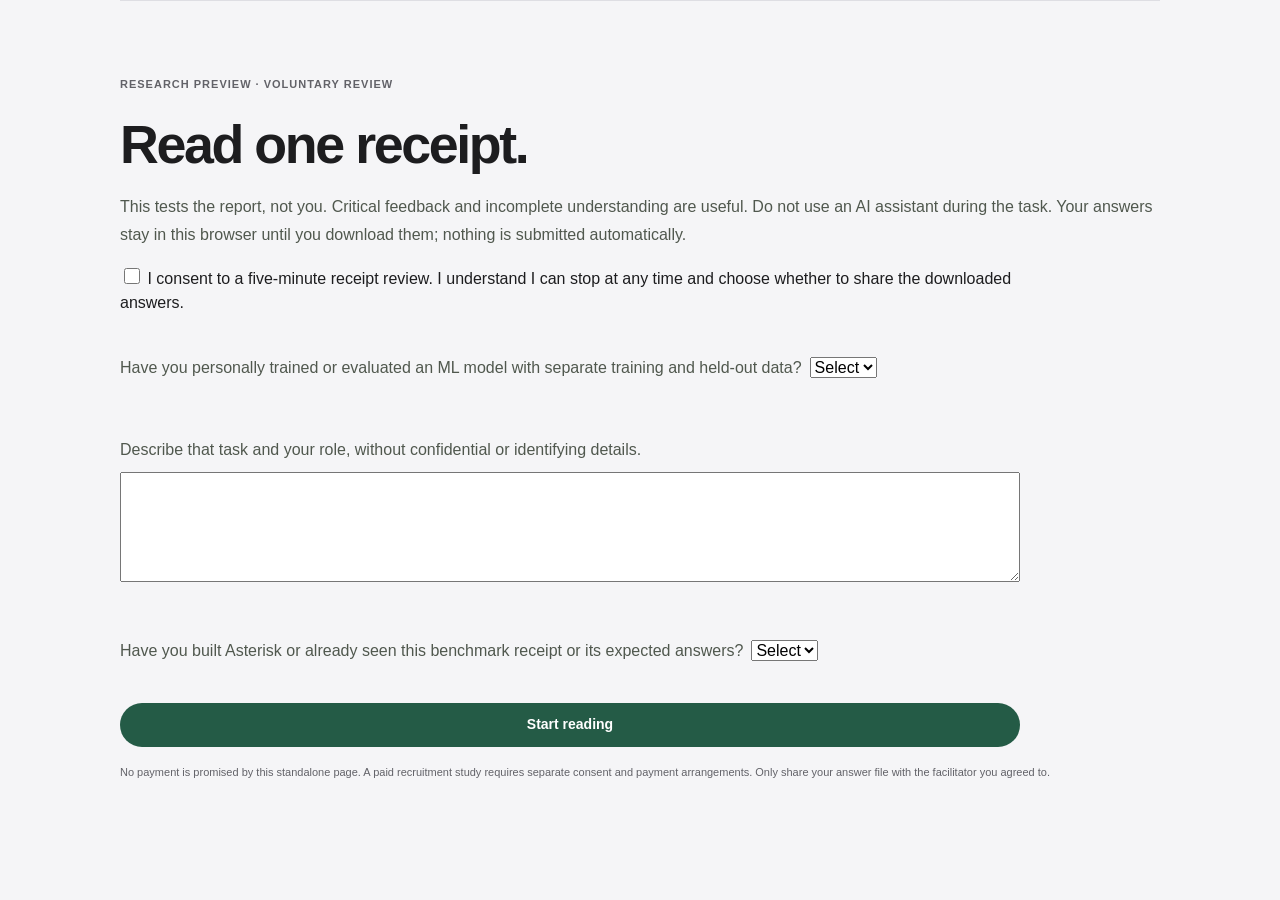
<file: static/receipt-study.html>
<!doctype html><html lang="en"><head><meta charset="utf-8"><meta name="viewport" content="width=device-width,initial-scale=1"><title>Asterisk receipt comprehension study</title><link rel="stylesheet" href="/static/style.css"><link rel="stylesheet" href="/static/product.css"><link rel="stylesheet" href="/static/ladder.css"><link rel="stylesheet" href="/static/quiet-ui.css"><script type="module" src="/static/receipt-study.js?v=start-guard-1"></script><style>#study-screen,#study-answers{display:grid;gap:18px;max-width:900px}#study-screen[hidden],#study-answers[hidden]{display:none}#study-screen label,#study-answers label{display:block}textarea{display:block;box-sizing:border-box;width:100%;margin-top:8px;padding:12px;font:inherit}select{margin:8px}#study-receipt{margin:30px 0}</style></head><body class="product-page quiet-ui"><main class="product-main" id="study-main"><section class="product-section"><p class="product-kicker">Research preview · voluntary review</p><h1>Read one receipt.</h1><p>This tests the report, not you. Critical feedback and incomplete understanding are useful. Do not use an AI assistant during the task. Your answers stay in this browser until you download them; nothing is submitted automatically.</p><form id="study-screen"><label><input type="checkbox" id="study-consent" required> I consent to a five-minute receipt review. I understand I can stop at any time and choose whether to share the downloaded answers.</label><p><label>Have you personally trained or evaluated an ML model with separate training and held-out data?<select id="study-experience" required><option value="">Select</option><option value="yes">Yes</option><option value="no">No</option></select></label></p><p><label>Describe that task and your role, without confidential or identifying details.<textarea id="study-role" required maxlength="2000" rows="3"></textarea></label></p><p><label>Have you built Asterisk or already seen this benchmark receipt or its expected answers?<select id="study-exposure" required><option value="">Select</option><option value="no">No</option><option value="yes">Yes</option></select></label></p><button type="submit" class="primary" id="study-start">Start reading</button></form><p id="study-status" role="status"></p><div id="study-receipt" hidden></div><form id="study-answers" hidden><p>You have five minutes for reading and answering. Incomplete answers are acceptable. The timer starts when the receipt appears.</p><label>1. What exact condition did this check?<textarea id="answer-checked" maxlength="5000" rows="3"></textarea></label><label>2. What did it find?<textarea id="answer-found" maxlength="5000" rows="3"></textarea></label><label>3. What is still unknown?<textarea id="answer-unknown" maxlength="5000" rows="3"></textarea></label><label>4. What would you do next?<textarea id="answer-next" maxlength="5000" rows="3"></textarea></label><p><label>Did anyone or any AI assistant help, or was there an interruption?<textarea id="answer-assistance" maxlength="2000" rows="2"></textarea></label></p><button type="submit" class="primary">Finish and download my answers</button> <button type="button" class="secondary" id="study-withdraw">Withdraw and clear answers</button></form><p class="product-note">No payment is promised by this standalone page. A paid recruitment study requires separate consent and payment arrangements. Only share your answer file with the facilitator you agreed to.</p></section></main></body></html>
</file>
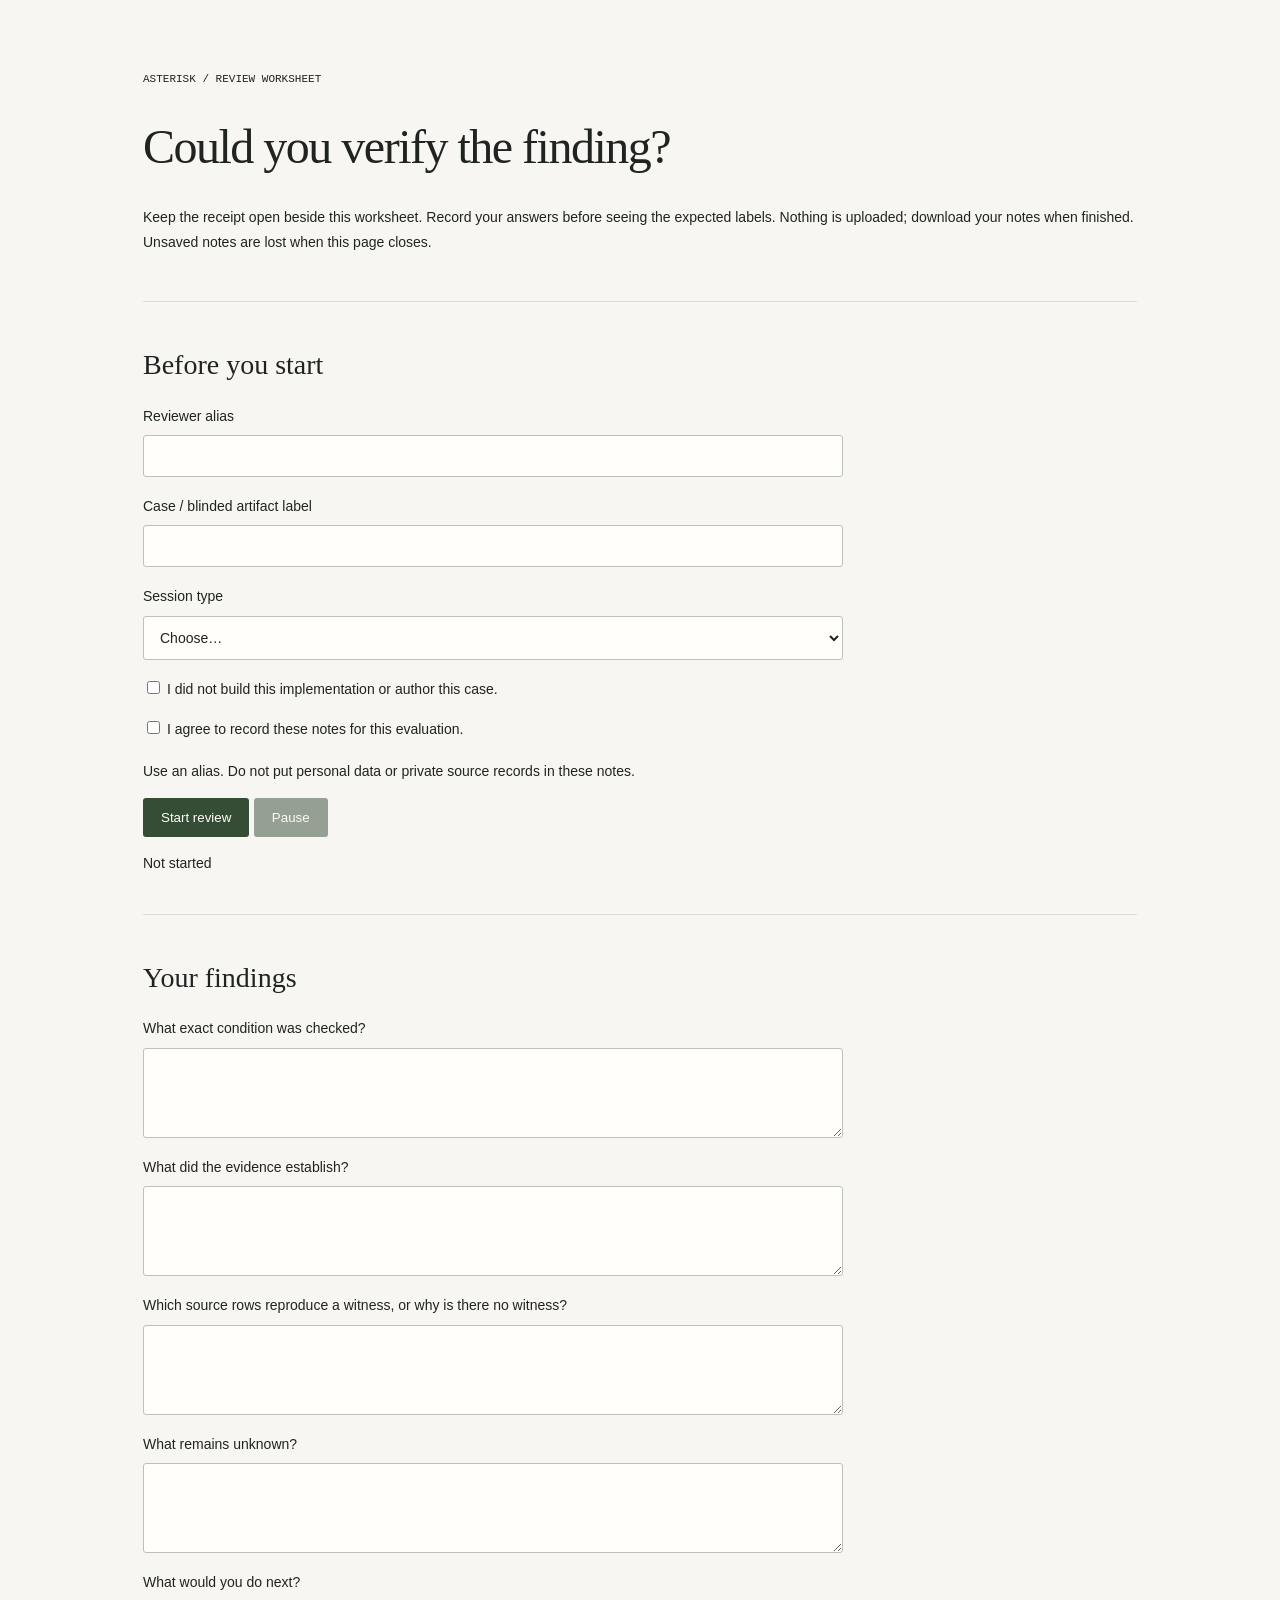
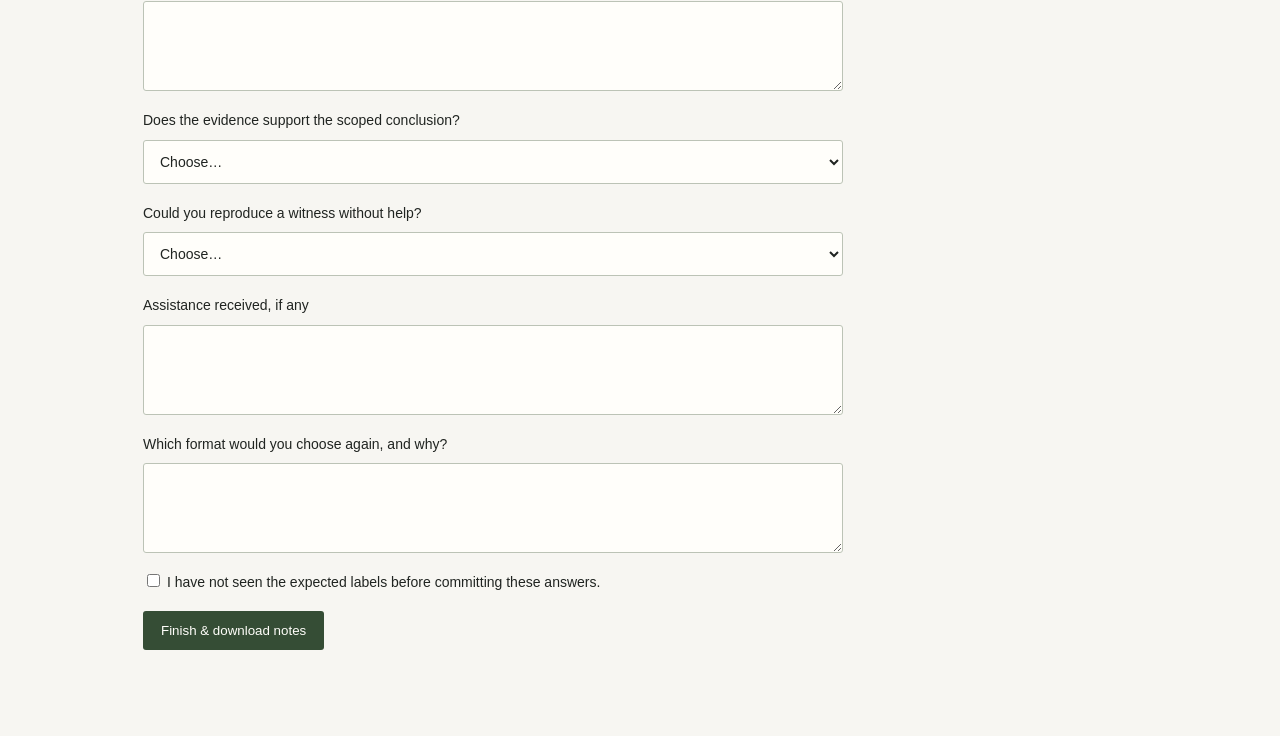
<file: static/review.html>
<!doctype html><html lang="en"><head><meta charset="utf-8"><meta name="viewport" content="width=device-width,initial-scale=1"><title>Asterisk — reviewer worksheet</title><link rel="stylesheet" href="receipt.css"><script src="review.js" defer></script></head><body><main><header><p class="eyebrow">ASTERISK / REVIEW WORKSHEET</p><h1>Could you verify the finding?</h1><p>Keep the receipt open beside this worksheet. Record your answers before seeing the expected labels. Nothing is uploaded; download your notes when finished. Unsaved notes are lost when this page closes.</p></header><form id="review-form"><section><h2>Before you start</h2><label>Reviewer alias <input name="reviewer_id" required maxlength="80" autocomplete="off"></label><label>Case / blinded artifact label <input name="artifact_label" required maxlength="120"></label><label>Session type <select name="actor_type" required><option value="">Choose…</option><option value="human">Real human review</option><option value="automated_development_fixture">Automated development test</option></select></label><label><input type="checkbox" name="independent" value="yes"> I did not build this implementation or author this case.</label><label><input type="checkbox" name="consent" required value="yes"> I agree to record these notes for this evaluation.</label><p>Use an alias. Do not put personal data or private source records in these notes.</p><button type="button" id="start">Start review</button> <button type="button" id="pause" disabled>Pause</button><p id="timer" role="status">Not started</p></section><section><h2>Your findings</h2><label>What exact condition was checked?<textarea name="checked" required maxlength="6000"></textarea></label><label>What did the evidence establish?<textarea name="found" required maxlength="6000"></textarea></label><label>Which source rows reproduce a witness, or why is there no witness?<textarea name="witness" required maxlength="6000"></textarea></label><label>What remains unknown?<textarea name="unknown" required maxlength="6000"></textarea></label><label>What would you do next?<textarea name="next_action" required maxlength="6000"></textarea></label><label>Does the evidence support the scoped conclusion?<select name="supported" required><option value="">Choose…</option><option value="yes">Yes</option><option value="no">No</option><option value="uncertain">Cannot determine</option></select></label><label>Could you reproduce a witness without help?<select name="witness_reproduced" required><option value="">Choose…</option><option value="yes">Yes</option><option value="no">No</option><option value="not_applicable">No witness applicable</option></select></label><label>Assistance received, if any<textarea name="assistance" maxlength="6000"></textarea></label><label>Which format would you choose again, and why?<textarea name="preference_reason" required maxlength="6000"></textarea></label><label><input type="checkbox" name="labels_unseen" required value="yes"> I have not seen the expected labels before committing these answers.</label><button type="submit">Finish &amp; download notes</button><p id="review-status" role="status"></p></section></form></main></body></html>
</file>
<file: site/site.css>
:root{--paper:#f6f5f0;--ink:#202f2b;--muted:#526159;--line:#cdd4c8;--green:#244b3b;--pale:#e5ead9}*{box-sizing:border-box}html{scroll-behavior:smooth}body{margin:0;background:var(--paper);color:var(--ink);font:16px/1.65 Arial,sans-serif}header,main,footer{max-width:1240px;margin:auto}header{padding:28px 48px;display:flex;align-items:center;justify-content:space-between;border-bottom:1px solid var(--line);gap:24px}a{color:inherit;text-underline-offset:5px}a:hover{color:#3a694e}a:focus-visible,summary:focus-visible{outline:3px solid #a84c26;outline-offset:5px}.brand{font:30px Georgia,serif;text-decoration:none;white-space:nowrap}.brand span{color:var(--green)}nav{display:flex;align-items:center;gap:28px;font-size:13px}.button{display:inline-block;background:var(--green);color:#fffefa;text-decoration:none;padding:13px 20px;border-radius:3px;font-size:14px;font-weight:bold}.button:hover{background:#16382b;color:white}main{padding:0 48px}.hero{display:grid;grid-template-columns:1.1fr 1fr;gap:72px;align-items:center;padding:88px 0 96px}.eyebrow,.figure-top,.steps li>span{font:11px/1.6 monospace;letter-spacing:1px;text-transform:uppercase;color:var(--muted)}h1,h2{font-family:Georgia,serif;font-weight:normal;line-height:1.05;letter-spacing:-2px}h1{font-size:clamp(54px,6.2vw,82px);margin:24px 0}h1 span{color:var(--green)}h2{font-size:44px;margin:16px 0 28px}.lede{font-size:19px;line-height:1.65;color:var(--muted);max-width:480px}.actions{display:flex;gap:22px;align-items:center;flex-wrap:wrap;margin:32px 0 20px}.actions>a:not(.button){font-size:14px}.small{font-size:12px;color:var(--muted)}figure{margin:0;padding:28px;background:#ecefe5;border:1px solid #c8d0bc;border-radius:4px}.figure-top{display:flex;justify-content:space-between;gap:12px;font-size:10px}figure h2{font-size:31px;line-height:1.15;letter-spacing:-1px;margin:26px 0}.rung{display:flex;justify-content:space-between;align-items:center;padding:18px 16px;border-top:1px solid #bdc8b6}.rung strong{font:42px Georgia,serif}.rung small{font:12px Arial,sans-serif}.rung.shared{background:#dce4ca;border-left:3px solid var(--green)}figcaption{font-size:14px;margin:24px 0 16px}figure>a{font-size:12px}section:not(.hero){padding:64px 0;border-top:1px solid var(--line)}.evidence,.limits{display:grid;grid-template-columns:1fr 1fr;gap:80px}.evidence p,.limits p,.steps p{color:var(--muted)}details{border-top:1px solid var(--line);padding:18px 0;margin-top:28px}summary{cursor:pointer;font-size:14px;font-weight:bold}.steps{display:grid;grid-template-columns:repeat(3,1fr);gap:40px;list-style:none;padding:0;margin:44px 0 0}.steps h3{font:24px/1.3 Georgia,serif;letter-spacing:-.4px;margin:16px 0}.steps p{font-size:15px}.close{background:var(--green);color:#fffefa;padding:48px!important;margin-bottom:64px;border-radius:5px}.close .eyebrow,.close p{color:#e1eacb}.close .button{background:#e1eacb;color:#244b3b}.close p:last-child{font-size:12px;margin:20px 0 0}footer{padding:24px 48px 40px;display:flex;gap:24px;justify-content:space-between;flex-wrap:wrap;font-size:12px;color:var(--muted)}.skip{position:absolute;left:12px;top:-100px;background:white;padding:12px;z-index:1}.skip:focus{top:12px}@media(max-width:900px){.hero{gap:32px}.evidence,.limits{gap:36px}h1{font-size:62px}.steps{gap:24px}}@media(max-width:680px){header{padding:20px;align-items:flex-start}nav>a:not(.button){display:none}nav{gap:0}.brand{font-size:26px}.button{padding:12px 14px}main{padding:0 20px}.hero{grid-template-columns:1fr;padding:44px 0 48px;gap:32px}h1{font-size:54px}.lede{font-size:17px}figure{padding:20px}.evidence,.limits,.steps{grid-template-columns:1fr;gap:16px}h2{font-size:36px}section:not(.hero){padding:40px 0}.close{padding:30px 24px!important;margin-bottom:24px}.steps{gap:24px;margin-top:28px}footer{padding:24px 20px;justify-content:flex-start}.figure-top{flex-wrap:wrap}}@media(prefers-reduced-motion:reduce){html{scroll-behavior:auto}}

/* Match the quiet application identity. */
:root{--paper:#f5f5f7;--ink:#1d1d1f;--muted:#626268;--line:#dedee3;--green:#245b46;--pale:#edf6f0}
body{font-family:-apple-system,BlinkMacSystemFont,'Segoe UI',Helvetica,Arial,sans-serif;-webkit-font-smoothing:antialiased}
h1,h2,.brand,.steps h3,.rung strong{font-family:inherit;font-weight:650}
h1{font-size:clamp(48px,6vw,76px);letter-spacing:-2.8px}h2{letter-spacing:-1.5px}
header{background:#fff}.brand{font-size:26px;letter-spacing:-.8px}
.button{border-radius:999px;min-height:44px;white-space:normal;max-width:100%;overflow-wrap:anywhere}
figure{background:#fff;border-color:var(--line);border-radius:20px}
.rung.shared{background:var(--pale)}.close{border-radius:24px}
a:focus-visible,summary:focus-visible{outline-color:var(--green)}
@media(max-width:680px){h1{font-size:48px}.close{border-radius:20px}}

.witness dl{display:grid;grid-template-columns:1fr 1fr;gap:32px}.witness dt{font-size:12px;color:var(--muted)}.witness dd{margin:8px 0;font:13px/1.7 monospace;overflow-wrap:anywhere}.witness blockquote{margin:24px 0;padding:20px;background:var(--pale);border-left:3px solid var(--green)}pre{white-space:pre-wrap;overflow-wrap:anywhere;padding:20px;background:#fff;border:1px solid var(--line);border-radius:12px;font-size:13px}code{overflow-wrap:anywhere}@media(max-width:680px){.witness dl{grid-template-columns:1fr;gap:20px}}

.brand-lockup{display:grid;gap:10px}.technology-credit{display:flex;align-items:center;gap:12px;line-height:1}.technology-credit>span{font-size:10px;color:var(--muted)}.technology-credit a{display:inline-flex;align-items:center}.technology-credit img{display:block;object-fit:contain;max-width:none}@media(max-width:680px){header{gap:16px;flex-wrap:wrap}.technology-credit{gap:10px}nav{margin-left:auto}}
</file>
<file: static/style.css>
:root{--paper:#f7f6f2;--surface:#fffefa;--ink:#202421;--muted:#666b63;--line:#dcded5;--accent:#354d35;--lime:#d9e6aa;--red:#8e3528;--amber:#805b13;--radius:6px;--serif:Georgia,'Times New Roman',serif;--sans:Arial,Helvetica,sans-serif;--mono:'SFMono-Regular',Consolas,monospace}
*{box-sizing:border-box}body{margin:0;color:var(--ink);background:var(--paper);font-family:var(--sans);font-size:14px;line-height:1.5}button,input,textarea,select{font:inherit}button,a,input,textarea,summary{outline-offset:4px}button:focus-visible,a:focus-visible,input:focus-visible,textarea:focus-visible,summary:focus-visible{outline:2px solid var(--accent)}button{cursor:pointer}a{color:inherit}button:disabled{cursor:wait;opacity:.55}button{transition:background .15s,opacity .15s}button:hover:not(:disabled){filter:brightness(.96)}[hidden]{display:none!important}.sidebar{width:248px;position:fixed;inset:0 auto 0 0;border-right:1px solid var(--line);background:#efefe8;padding:29px 20px;display:flex;flex-direction:column;z-index:10}.brand{display:flex;align-items:center;text-decoration:none;font-weight:700;font-size:25px;letter-spacing:-1px;gap:7px}.brand-mark{font-size:38px;line-height:1}.edition{font:9px var(--mono);letter-spacing:1px;border:1px solid #afb6a6;padding:2px 3px;margin-left:4px}.workspace-label{font:10px var(--mono);letter-spacing:1.5px;color:var(--muted);margin:48px 10px 13px}.nav-button{width:100%;border:0;border-radius:5px;background:#e0e4d7;display:flex;gap:10px;text-align:left;padding:12px 13px;font-weight:600}.nav-button>span:first-child{font-size:20px;line-height:20px}.shortcut{margin-left:auto;font:11px var(--mono);border:1px solid #b6bdad;border-radius:3px;padding:2px 5px}.history-label{font:10px var(--mono);color:var(--muted);letter-spacing:1px;margin:35px 10px 12px;display:flex;justify-content:space-between}.history-empty{color:var(--muted);font-size:12px;margin:16px 10px}.history-item{display:block;text-align:left;border:0;background:transparent;width:100%;padding:12px 10px;border-radius:4px;color:#454d41;font-size:12px;white-space:nowrap;overflow:hidden;text-overflow:ellipsis}.history-item.selected{background:#dfe4d7}.history-item small{display:block;font:9px var(--mono);color:var(--muted);margin-top:4px;text-transform:uppercase;letter-spacing:1px}#history{overflow:auto}.sidebar-bottom{margin-top:auto;padding:35px 10px 0;font-size:11px}.sidebar-bottom small{display:block;font-size:10px;color:var(--muted);margin-top:8px}.sidebar-bottom a{display:block;border-top:1px solid var(--line);margin-top:22px;padding-top:18px;text-decoration:none}.sidebar-bottom a span{float:right}.connection-dot{display:inline-block;width:6px;height:6px;border-radius:50%;background:var(--accent);margin-right:6px}.app-shell{margin-left:248px;min-height:100vh;display:flex;flex-direction:column}.topbar{height:76px;flex-shrink:0;border-bottom:1px solid var(--line);padding:0 44px;display:flex;align-items:center;justify-content:space-between;font-size:12px}.breadcrumb{color:var(--muted)}.slash{color:#a3a69b;margin:0 15px}.topbar-right{display:flex;align-items:center;gap:22px}.pilot-tag{font:9px var(--mono);letter-spacing:1.4px;color:var(--muted)}.avatar{width:28px;height:28px;border-radius:50%;background:#e2e5d8;display:grid;place-items:center;font:12px var(--serif)}main{width:100%;max-width:1320px;margin:auto;padding:48px 56px 70px;flex:1}footer{margin:0 44px;border-top:1px solid var(--line);padding:18px 0;display:flex;justify-content:space-between;font:10px var(--mono);color:var(--muted)}.eyebrow{font:10px var(--mono);letter-spacing:1.7px;text-transform:uppercase;color:var(--accent);display:flex;align-items:center;gap:9px}.eyebrow:before{content:'';width:5px;height:5px;background:var(--accent)}h1{font:normal clamp(38px,4.2vw,62px)/1.07 var(--serif);letter-spacing:-2.4px;margin:23px 0 20px;max-width:790px}h1 em{font-weight:normal;color:#697c4e}h2{font:normal 29px/1.2 var(--serif);letter-spacing:-.6px;margin:0 0 12px}h3{font-size:14px;margin:0 0 5px}.lede{font-size:15px;line-height:1.7;color:var(--muted);max-width:620px;margin:0}.hero{display:grid;grid-template-columns:1fr 210px;gap:20px;align-items:center;margin-bottom:45px}.specimen-graphic{width:205px;height:165px;position:relative;border:1px solid var(--line);background:repeating-linear-gradient(90deg,transparent,transparent 40px,#e6e8df 41px),repeating-linear-gradient(0deg,transparent,transparent 40px,#e6e8df 41px);display:grid;place-items:center}.specimen-graphic .star{font:150px/1 Georgia;color:#354d35;transform:rotate(10deg)}.graphic-label{position:absolute;bottom:7px;left:8px;font:8px var(--mono);letter-spacing:1px;color:var(--muted);background:var(--paper)}.graphic-corner{position:absolute;top:5px;right:8px;font:10px var(--mono);color:var(--muted)}.section-line{display:flex;align-items:center;justify-content:space-between;margin-bottom:16px;gap:15px}.section-line>span:first-child,.small-label{font:10px var(--mono);letter-spacing:1px;text-transform:uppercase;color:var(--muted)}.section-line>span:last-child{font-size:11px;color:var(--muted)}.examples{display:grid;grid-template-columns:repeat(3,1fr);gap:12px;margin-bottom:34px}.example{border:1px solid var(--line);border-radius:var(--radius);padding:18px 18px 16px;text-align:left;background:transparent;min-height:136px;position:relative}.example:first-child{background:#e9eddc;border-color:#c9d2b6}.example .number{font:10px var(--mono);color:var(--muted);display:block;margin-bottom:14px}.example h3{font-size:14px;letter-spacing:-.2px}.example p{font-size:11px;color:var(--muted);margin:4px 16px 0 0}.example .arrow{position:absolute;right:16px;top:15px;color:#596a48;font-size:17px}.panel{background:var(--surface);border:1px solid var(--line);border-radius:var(--radius);overflow:hidden}.panel-head{display:flex;justify-content:space-between;align-items:center;padding:21px 26px;border-bottom:1px solid var(--line)}.panel-head h2{font:600 14px var(--sans);margin:0;letter-spacing:0}.step-label{font:10px var(--mono);color:var(--muted)}.form-body{padding:26px}.form-row{display:grid;grid-template-columns:1fr 1.5fr;gap:26px}.field{display:flex;flex-direction:column;gap:8px}.field label{font-size:12px;font-weight:600}.field input,.field textarea{border:1px solid #cdd2c6;border-radius:4px;background:#fffefa;color:var(--ink);padding:11px 12px;min-width:0;width:100%}.field textarea{resize:vertical;min-height:92px}.field input::placeholder,.field textarea::placeholder{color:#777c71}.hint{font-size:11px;color:var(--muted);margin:0}.upload-label{display:block;border:1px dashed #b7c0aa;border-radius:4px;padding:24px;margin-top:24px;text-align:center;background:#f7f8f2;cursor:pointer}.upload-label strong{font-size:13px;display:block}.upload-label span{display:block;color:var(--muted);font-size:11px;margin-top:4px}.upload-label input{display:block;margin:12px auto 0;max-width:100%;font-size:11px}.file-list{display:flex;gap:8px;flex-wrap:wrap;margin-top:13px}.file-chip{display:flex;align-items:center;gap:12px;border:1px solid var(--line);background:var(--paper);border-radius:4px;padding:5px 8px;font:10px var(--mono);max-width:100%;overflow-wrap:anywhere}.file-chip button{border:0;background:none;font:16px var(--sans);color:var(--muted)}.form-footer{border-top:1px solid var(--line);padding:19px 26px;display:flex;align-items:center;justify-content:space-between;gap:24px;background:#f9faf5}.disclosure{color:var(--muted);font-size:11px;max-width:510px;margin:0;line-height:1.6}.primary,.secondary,.text-button{display:inline-flex;align-items:center;justify-content:center;gap:16px;border-radius:4px;padding:12px 18px;font-size:12px;font-weight:600;text-decoration:none;white-space:nowrap}.primary{background:var(--accent);color:#fff;border:1px solid var(--accent)}.secondary{background:transparent;border:1px solid #b9c1af;color:var(--ink)}.text-button{padding:5px 0;border:0;background:none;color:var(--muted);font-weight:400;font-size:11px}.below-note{display:flex;gap:36px;margin-top:20px;font-size:10px;color:var(--muted)}.below-note span:before{content:'✓';margin-right:6px;color:var(--accent)}.error{background:#fff0e9;color:#873b2d;border:1px solid #e4bbaa;padding:13px 16px;border-radius:4px;font-size:12px;margin:16px 0}.audit-heading{display:flex;justify-content:space-between;align-items:flex-start;gap:20px;margin:0 0 28px}.audit-heading h1{font-size:42px;letter-spacing:-1.3px;margin:17px 0 10px}.audit-heading .actions{display:flex;gap:10px;margin-top:23px}.claim-box{border-left:2px solid #789056;padding:3px 20px;margin:0 0 32px}.claim-box p{font:22px/1.4 var(--serif);margin:9px 0 0;max-width:850px}.flow{display:flex;align-items:center;border:1px solid var(--line);border-radius:5px;margin-bottom:28px;overflow:hidden}.flow-step{flex:1;font:10px var(--mono);letter-spacing:.7px;padding:14px 16px;color:var(--muted);border-right:1px solid var(--line)}.flow-step:last-child{border:0}.flow-step.active{background:#e5ebd8;color:var(--accent)}.flow-step.done{color:var(--accent)}.audit-grid{display:grid;grid-template-columns:minmax(0,1fr) 265px;gap:24px}.main-column{min-width:0}.side-panel{padding:22px;background:#f0f1e9;border:1px solid var(--line);border-radius:5px;height:fit-content}.side-panel h3{font-size:12px;margin-bottom:19px}.source-file{border-top:1px solid var(--line);padding:13px 0}.source-file b{font:11px var(--mono);overflow-wrap:anywhere}.source-file span{display:block;color:var(--muted);font-size:10px;margin-top:3px}.side-panel .hint{margin-top:18px}.rule-card{padding:27px}.rule-card h2{margin-top:12px}.rule-description{font-size:13px;color:var(--muted);line-height:1.7}.mapping{display:grid;grid-template-columns:1fr 24px 1fr;align-items:center;margin:22px 0;background:#f2f4eb;border:1px solid #d9dfcc;border-radius:4px;padding:16px;gap:7px}.mapping code{font:11px var(--mono);overflow-wrap:anywhere}.mapping small{display:block;font-size:10px;color:var(--muted);margin-bottom:6px}.rule-data{display:grid;grid-template-columns:1fr 1fr;border-top:1px solid var(--line);margin-top:20px}.rule-data div{padding:14px 0}.rule-data b{display:block;font:12px var(--mono);margin-top:5px;overflow-wrap:anywhere}.evidence-quote{border-top:1px solid var(--line);padding:22px 27px}.evidence-quote blockquote{font:17px/1.55 var(--serif);margin:11px 0 9px}.evidence-quote cite{font:10px var(--mono);font-style:normal;color:var(--muted)}.rule-actions{display:flex;justify-content:space-between;gap:15px;padding:20px 27px;background:#eef2e4;border-top:1px solid var(--line);align-items:center}.rule-actions p{font-size:11px;max-width:290px;color:var(--muted);margin:0}.status-banner{padding:24px 27px;border-bottom:1px solid var(--line);background:#f7eee6}.status-banner.clear{background:#e8eddd}.status-banner.incomplete{background:#f7f0d9}.status-banner h2{font-size:28px;margin:9px 0}.status-banner p{font-size:12px;color:#665e50;margin:0}.status-label{font:10px var(--mono);letter-spacing:1px;text-transform:uppercase;color:var(--red)}.clear .status-label{color:var(--accent)}.incomplete .status-label{color:var(--amber)}.metrics{display:grid;grid-template-columns:repeat(3,1fr);border-bottom:1px solid var(--line)}.metric{padding:23px;border-right:1px solid var(--line)}.metric:last-child{border:0}.metric strong{display:block;font:38px/1 var(--serif);letter-spacing:-1px;margin-bottom:10px}.metric span{font-size:10px;color:var(--muted);display:block}.overlap-bar{padding:23px 27px}.bar-track{height:13px;background:#e5e9dd;border-radius:2px;overflow:hidden;margin:13px 0 10px;display:flex}.bar-fill{background:#ab6951;height:100%}.bar-rest{background:#e5e9dd;height:100%}.bar-labels{display:flex;justify-content:space-between;font:10px var(--mono);color:var(--muted)}.table-wrap{overflow:auto}table{border-collapse:collapse;width:100%;font:11px var(--mono)}th{text-align:left;font:9px var(--mono);letter-spacing:.5px;text-transform:uppercase;color:var(--muted);padding:12px 19px;background:#f0f2e9}td{padding:14px 19px;border-top:1px solid var(--line);white-space:nowrap}td small{display:block;font:9px var(--mono);color:var(--muted);margin-top:5px}.witness-title{padding:22px 26px 15px;display:flex;align-items:center;justify-content:space-between}.witness-title h3{font:20px var(--serif);margin:0}.witness-title span{font:9px var(--mono);color:var(--muted)}details{border-top:1px solid var(--line);padding:17px 26px;font-size:12px}summary{cursor:pointer;font-weight:600}details .detail-content{padding-top:14px;color:var(--muted)}.limitation{font-size:11px;color:var(--muted);padding:17px 26px;border-top:1px solid var(--line);margin:0}.loading-panel{padding:45px 30px;text-align:center}.loader{font:60px/1 var(--serif);color:#536a3a;display:inline-block;animation:turn 5s linear infinite}.loading-panel h2{margin-top:18px;font-size:30px}.loading-panel p{font-size:12px;color:var(--muted);max-width:420px;margin:14px auto}.loading-panel .small-label{display:block;margin-top:25px}.questions{padding:20px 27px}.questions li{margin:10px 0;font-size:13px}.empty-result{padding:30px 27px;color:var(--muted);font-size:13px}.mono{font-family:var(--mono);font-size:11px;overflow-wrap:anywhere}#toast{position:fixed;right:25px;bottom:24px;background:#283424;color:white;max-width:420px;padding:14px 20px;border-radius:5px;z-index:50;font-size:13px}.about{max-width:800px;margin:50px auto;padding:30px}.about h1{font-size:48px}.about p,.about li{line-height:1.8}.about code{font-size:12px}.about a{color:var(--accent)}@keyframes turn{to{transform:rotate(360deg)}}@media(prefers-reduced-motion:reduce){*{animation:none!important;transition:none!important}}@media(min-width:1450px){main{padding-top:60px}.hero{margin-bottom:54px}}@media(max-width:1150px){.sidebar{width:215px}.app-shell{margin-left:215px}main{padding:36px 30px 50px}.audit-grid{grid-template-columns:minmax(0,1fr) 215px}.hero{grid-template-columns:1fr 145px}.specimen-graphic{width:145px;height:145px}.specimen-graphic .star{font-size:130px}.form-row{grid-template-columns:1fr}.audit-heading h1{font-size:35px}.metric{padding:20px 14px}.audit-heading{display:block}.audit-heading .actions{margin:15px 0 0}}@media(max-width:900px){.sidebar{width:185px;padding:23px 13px}.brand{font-size:22px}.edition{display:none}.app-shell{margin-left:185px}.topbar{padding:0 25px}.audit-grid{grid-template-columns:1fr}.side-panel{margin-top:0}.hero{display:block}.specimen-graphic{display:none}.examples{gap:8px}.example{padding:15px 12px}.form-footer{align-items:flex-start;flex-direction:column;gap:14px}.form-footer .primary{align-self:stretch}.topbar-right .pilot-tag{display:none}.rule-actions{flex-direction:column;align-items:stretch}.rule-actions p{max-width:none}.below-note{gap:14px;flex-wrap:wrap}.flow-step{font-size:9px;padding:13px 10px}}@media(max-width:600px){.sidebar{position:relative;width:100%;height:auto;padding:16px 20px;flex-direction:row;align-items:center;border-right:0;border-bottom:1px solid var(--line);gap:20px}.workspace-label,.history-label,#history,.sidebar-bottom{display:none}.nav-button{margin-left:auto;width:auto;font-size:11px}.shortcut{display:none}.app-shell{margin-left:0}.topbar{height:54px;padding:0 21px}.avatar{display:none}main{padding:30px 20px 40px}h1{font-size:43px;letter-spacing:-1.7px}.hero{margin-bottom:30px}.lede{font-size:13px}.examples{grid-template-columns:1fr}.example{min-height:85px;padding:14px 17px}.example .number{float:left;margin:3px 15px 25px 0}.example h3{font-size:13px}.example p{margin:4px 10px 0 31px}.section-line{align-items:flex-start}.section-line>span:last-child{font-size:10px}.panel-head,.form-body,.form-footer{padding:19px}.below-note{font-size:9px}.audit-heading h1{font-size:34px}.claim-box p{font-size:20px}.flow-step{letter-spacing:0;padding:11px 8px;font-size:8px}.rule-card,.status-banner{padding:23px 20px}.mapping{padding:12px;grid-template-columns:1fr}.mapping>span{transform:rotate(90deg);text-align:center}.metric strong{font-size:32px}.metric{padding:20px 10px}.metric span{font-size:9px}.witness-title,.overlap-bar,.evidence-quote,.rule-actions{padding-left:20px;padding-right:20px}.witness-title{align-items:flex-start;gap:10px}.witness-title span{max-width:80px}.actions{flex-wrap:wrap}.actions .secondary{padding:10px 12px}.audit-heading .actions{gap:8px}footer{margin:0 20px;font-size:9px}.status-banner h2{font-size:25px}#toast{right:15px;left:15px;bottom:15px}}
.next-step{padding:22px 26px;border-top:1px solid var(--line);background:#f2f4eb}.next-step h3{font:20px var(--serif);margin:10px 0}.next-step p{font-size:12px;color:var(--muted);margin:0;line-height:1.7}.audit-heading h1{overflow-wrap:anywhere}.source-file{overflow-wrap:anywhere}
.revision-banner{border:1px solid var(--line);border-left:3px solid var(--accent);padding:18px 22px;margin-bottom:24px;background:#edf0e5}.revision-banner p{margin:7px 0}.revision-fields{display:grid;grid-template-columns:1fr 1fr;gap:20px;margin-bottom:28px}.rule-editor select,.rule-editor input,.rule-editor textarea{width:100%;padding:11px;border:1px solid #bcc3b6;border-radius:4px;background:var(--surface);color:var(--ink)}.rule-editor select:focus-visible{outline:2px solid var(--accent);outline-offset:3px}.citation-editor{display:grid;gap:8px;border:1px solid var(--line);padding:16px;margin:16px 0}.citation-editor label{font-size:12px;font-weight:600}.citation-editor .text-button{justify-self:end}.rule-editor details{margin:24px 0}.source-text{white-space:pre-wrap;overflow-wrap:anywhere;font:12px/1.6 var(--mono)}.rule-editor .actions{flex-wrap:wrap}.audit-heading .actions{flex-wrap:wrap}
@media(max-width:600px){.revision-fields{grid-template-columns:1fr}.rule-editor .form-footer{align-items:stretch}.rule-editor .actions{display:grid;width:100%}}
.comparison-panel{margin:24px 0}.comparison-panel .detail-content{padding:24px}.comparison-panel h3{margin:24px 0 12px}.comparison-notice{background:#f3edd7;border-left:3px solid var(--amber);padding:12px 16px}.comparison-files{list-style:none;padding:0}.comparison-files li{display:flex;justify-content:space-between;border-bottom:1px solid var(--line);padding:10px 0;gap:15px}.comparison-files span{color:var(--muted)}.comparison-table td{white-space:pre-wrap;overflow-wrap:anywhere;min-width:125px;max-width:330px}.comparison-table th{min-width:125px}
@media(max-width:600px){.comparison-table table{table-layout:fixed}.comparison-table td,.comparison-table th{min-width:0;max-width:none;width:33.333%;padding:10px 5px;font-size:10px;overflow-wrap:anywhere}.revision-banner .actions{flex-wrap:wrap;gap:12px}}
/* Repository investigations reuse the audit shell and its evidence hierarchy. */
#investigation-history{overflow:auto;min-height:70px;max-height:28vh}
#history{min-height:60px;max-height:32vh}
#new-investigation{margin-bottom:4px}
.main-column>.panel>.detail-content{padding:26px}
.main-column>.panel>.detail-content>h3{margin:22px 0 12px}
.main-column>.panel>.detail-content>h3:first-child{margin-top:0}
.probe-measurements dl{margin:0;display:grid;grid-template-columns:repeat(2,minmax(0,1fr));gap:0 20px}
.probe-measurements dl>div{padding:12px 0;border-bottom:1px solid var(--line);overflow-wrap:anywhere}
.probe-measurements dt{font-size:11px;color:var(--muted);text-transform:capitalize}
.probe-measurements dd{margin:5px 0 0;font:22px var(--serif)}
.probe-measurements details{margin-top:14px}
.probe-progress{text-align:left;max-width:540px;margin:20px auto;font:11px/1.9 var(--mono)}
.form-body>.field{margin:20px 0}
.form-body select,.citation-editor select,.citation-editor textarea{width:100%;padding:11px;border:1px solid #bcc3b6;border-radius:4px;background:var(--surface);color:var(--ink)}
.form-body>label,.rule-actions>label{font-size:12px;line-height:1.7}
.upload-label>label{display:block;margin-top:14px}
@media(max-width:650px){.probe-measurements dl{grid-template-columns:1fr}.main-column>.panel>.detail-content{padding:20px}#investigation-history{max-height:170px}}
/* Source evidence stays readable without opening the raw receipt. */
.table-scroll{overflow-x:auto}
.witness-inspector{margin:24px 0;padding:24px;border:1px solid var(--line);background:var(--surface);overflow-wrap:anywhere}
.witness-inspector[hidden]{display:none}
.witness-heading{display:flex;align-items:flex-start;justify-content:space-between;gap:16px}
.witness-heading h3{margin-top:0}
.witness-sides{display:grid;grid-template-columns:minmax(0,1fr) minmax(0,1fr);gap:24px;margin:24px 0}
.witness-sample{font-family:var(--mono);overflow-wrap:anywhere}
.witness-source h4{font:12px/1.6 var(--mono);margin:16px 0 8px}
.witness-source dl{margin:0;border:1px solid var(--line)}
.witness-source dl>div{padding:10px 12px;border-bottom:1px solid var(--line)}
.witness-source dl>div:last-child{border-bottom:0}
.witness-source dt{font:11px/1.5 var(--mono);color:var(--muted)}
.witness-source dd{margin:4px 0 0;font:13px/1.6 var(--mono);white-space:pre-wrap;overflow-wrap:anywhere}
.witness-key{background:#e9eddc}
@media(max-width:700px){.witness-sides{grid-template-columns:1fr}.witness-inspector{padding:16px}.witness-heading{flex-wrap:wrap}}
.technology-credit{margin-top:16px}.technology-credit>span{font:9px var(--mono);letter-spacing:.8px;color:var(--muted);text-transform:uppercase}.technology-logos{display:flex;align-items:center;gap:14px;margin-top:6px}.technology-logos a{display:inline-flex;align-items:center;min-height:32px}.technology-logos img{display:block;max-width:100%;object-fit:contain}.technology-credit+.workspace-label{margin-top:28px}
@media(min-width:601px) and (max-width:900px){.technology-logos{gap:10px}.technology-logos img{width:70px;height:auto}}
@media(max-width:600px){.sidebar{flex-wrap:wrap;gap:10px 20px}.technology-credit{order:3;width:100%;margin-top:0;display:flex;align-items:center;gap:16px}.technology-logos{margin:0;gap:16px}.technology-logos img{max-height:26px;width:auto}#investigation-history{width:100%;order:4}}
#probe-comparison table th,#probe-comparison table td{white-space:normal;font-size:12px;overflow-wrap:anywhere}#probe-comparison table th[scope=row]{font-weight:400;text-transform:none;letter-spacing:0}#probe-comparison table td{font-family:var(--mono)}#probe-comparison details pre{max-height:420px;overflow:auto}
#probe-comparison{padding:24px;margin-bottom:24px}#probe-comparison>h2{margin-top:0}.revision-banner .actions{display:flex;align-items:center;flex-wrap:wrap;gap:12px}@media(max-width:600px){#probe-comparison{padding:16px}}
</file>
<file: static/quiet-ui.css>
/* A quiet research workspace: system type, white surfaces, deliberate hierarchy.
   Shared across the product, ladder and saved workspace; no external font dependency. */
body.quiet-ui{--paper:#f5f5f7;--surface:#fff;--ink:#1d1d1f;--muted:#626268;--line:#dedee3;--accent:#245b46;--radius:20px;--sans:-apple-system,BlinkMacSystemFont,'Segoe UI',Helvetica,Arial,sans-serif;--serif:var(--sans);--text-2:#515158;--field:#fff;--field-line:#c6c6ce;--held:#245b46;--held-bg:#edf6f0;--shared:#9c382e;--shared-bg:#fff2ef;--unknown:#795510;--unknown-bg:#fff8e8;--attribute:#5d5d66;--attribute-bg:#f0f0f3;background:var(--paper);color:var(--ink);font-family:var(--sans);-webkit-font-smoothing:antialiased}
.quiet-ui :is(button,a,input,select,textarea,summary):focus-visible{outline:3px solid #245b46;outline-offset:4px}
.quiet-ui :is(button,.product-button,.secondary,.primary){transition:background 160ms ease-out,box-shadow 160ms ease-out}
.quiet-ui :is(button,.product-button):hover:not(:disabled){filter:none}
.quiet-ui .product-nav{max-width:none;padding:20px max(32px,calc((100vw - 1120px)/2));background:#fff;border-bottom:1px solid #e7e7eb;gap:24px}
.quiet-ui .product-nav .brand{font-size:25px;letter-spacing:-.8px;font-weight:650;gap:8px}
.quiet-ui .brand-mark{font-size:32px;color:var(--accent)}
.quiet-ui .product-nav .technology-credit{margin-top:8px;display:flex;align-items:center;gap:12px}
.quiet-ui .technology-credit>span{font:10px var(--sans);letter-spacing:0;text-transform:none;color:var(--muted)}
.quiet-ui .technology-logos{margin:0;gap:12px}
.quiet-ui .technology-logos img{max-height:17px;width:auto}
.quiet-ui .product-nav nav{gap:24px;font-size:13px}
.quiet-ui .product-nav nav>a{color:#515158;font-weight:500}
.quiet-ui .product-nav nav>a[aria-current]{color:var(--ink);text-decoration:none;background:#f0f0f3;border-radius:20px;padding:8px 14px;margin:0 -14px}
.quiet-ui .product-main{max-width:1120px;padding:0 40px}
.quiet-ui :is(.primary,.product-button){background:var(--accent);color:#fff;border:0;border-radius:999px;min-height:44px;padding:12px 22px;font:600 14px/1.4 var(--sans);gap:12px;box-shadow:none}
.quiet-ui :is(.primary,.product-button):hover{background:#194734}
.quiet-ui :is(.secondary,.text-button){font:500 14px/1.4 var(--sans);border-radius:999px;min-height:44px;padding:12px 20px;text-decoration:none}
.quiet-ui .secondary{background:#f0f0f3;border:0;color:var(--ink)}
.quiet-ui .secondary:hover{background:#e5e5eb}
.quiet-ui .text-button{color:var(--accent)}
.quiet-ui .product-kicker{font:600 11px/1.5 var(--sans);letter-spacing:1px;color:var(--muted)}
.quiet-ui :is(h1,h2,h3,h4){font-family:var(--sans);font-weight:650}
.quiet-ui .product-section h2{font:650 clamp(32px,4vw,48px)/1.1 var(--sans);letter-spacing:-1.6px}
.quiet-ui .product-section{padding:64px 0}
.quiet-ui .product-lede{font-size:18px;color:var(--text-2);line-height:1.6}
.quiet-ui .workspace-intro{max-width:720px;margin-bottom:36px}
.quiet-ui .workspace-intro h1{font:650 clamp(44px,5vw,64px)/1.05 var(--sans);letter-spacing:-2.6px;margin:16px 0 20px}
.quiet-ui .workspace-intro>p:not(.product-kicker){font-size:18px;line-height:1.6;max-width:580px;color:var(--text-2)}
.quiet-ui .workspace-intro .workflow-credit{font-size:12px!important;margin-top:20px;color:var(--muted)!important}
.ladder-page[data-view=workspace] :is(.ladder-hero,.ladder-gallery,.ladder-experiment,.ladder-boundary){display:none}
.ladder-page[data-view=benchmarks] :is(.ladder-propose,.ladder-experiment,.ladder-check,.ladder-boundary){display:none}
.ladder-page[data-view=evidence] :is(.ladder-hero,.ladder-gallery,.ladder-propose,.ladder-check,.ladder-boundary){display:none}
.ladder-page[data-view=workspace] .product-main{max-width:980px}
.quiet-ui .ladder-propose{border-top:0;padding:56px 0 32px}
.quiet-ui .journey-steps{list-style:none;padding:0;margin:0 0 28px;display:grid;grid-template-columns:repeat(3,1fr);gap:24px}
.quiet-ui .journey-steps li{display:flex;align-items:center;gap:12px;color:var(--muted)}
.quiet-ui .journey-steps li>span{width:34px;height:34px;border-radius:50%;background:#e8e8ed;display:grid;place-items:center;font:600 13px var(--sans);flex-shrink:0}
.quiet-ui .journey-steps strong{display:block;font-size:14px;font-weight:600}
.quiet-ui .journey-steps small{display:block;font-size:12px;margin-top:2px}
.quiet-ui .journey-steps [aria-current]{color:var(--ink)}
.quiet-ui .journey-steps [aria-current]>span{background:var(--accent);color:#fff}
.quiet-ui .journey-steps .is-done>span{background:#deece3;color:var(--accent)}
.quiet-ui .input-disclosure{border:1px solid var(--line);border-radius:20px;background:#fff;padding:0;overflow:hidden}
.quiet-ui .input-disclosure>summary{padding:20px 28px;display:flex;align-items:center;justify-content:space-between;gap:16px;cursor:pointer;font-weight:600;font-size:15px}
.quiet-ui .input-disclosure>summary small{font-size:12px;font-weight:400;color:var(--muted);max-width:65%;overflow:hidden;text-overflow:ellipsis;white-space:nowrap}
.quiet-ui .input-disclosure[open]>summary{border-bottom:1px solid #eeeef2}
.quiet-ui .check-form{border-radius:20px;border-color:var(--line);padding:28px;background:#fff;gap:28px}
.quiet-ui .input-disclosure .check-form{border:0;margin:0;border-radius:0}
.quiet-ui .check-field label,.quiet-ui .field-label{font-size:14px;font-weight:600}
.quiet-ui .check-field label small,.quiet-ui .field-label small{display:block;margin:4px 0 0;font-size:12px;color:var(--muted)}
.quiet-ui .check-field :is(input[type=text],select){border-radius:10px;padding:14px;font-size:16px;min-height:48px;background:#fff;border-color:var(--field-line)}
.quiet-ui .dropzone{min-height:152px;border:1px dashed #b7b7c1;border-radius:14px;background:#fafafb;gap:10px;padding:24px;align-items:flex-start}
.quiet-ui .dropzone:hover,.quiet-ui .dropzone.is-over{background:#edf6f0;border-color:var(--accent)}
.quiet-ui .dropzone.has-files{background:#fafafb;border-color:#c6c6ce}
.quiet-ui .dropzone-title{font-size:16px;font-weight:600}
.quiet-ui .dropzone-hint{font-size:12px;line-height:1.6;color:var(--muted);font-weight:400}
.quiet-ui .check-actions{gap:12px;padding-top:24px;border-color:#eeeef2}
.quiet-ui .actions-hint{flex-basis:100%;font-size:12px}
.quiet-ui .propose-inventory{background:#fafafb;border-color:#e7e7ed;border-radius:12px;padding:20px}
.quiet-ui .inventory-file{padding:14px 0}
.quiet-ui .inventory-file strong{font:600 13px var(--sans);overflow-wrap:anywhere}
.quiet-ui .inventory-file label{white-space:normal;overflow-wrap:anywhere;min-height:28px}
.quiet-ui input[type=checkbox]{accent-color:var(--accent);width:16px;height:16px;flex-shrink:0}
.quiet-ui .chain-panel,.quiet-ui .ladder-panel{border-radius:20px;border-color:var(--line);background:#fff;margin-top:24px}
.quiet-ui .chain-panel{padding:28px}
.quiet-ui .chain-panel h3{font:650 24px/1.2 var(--sans);letter-spacing:-.7px;margin:12px 0}
.quiet-ui .chain-panel p{font-size:14px;line-height:1.65}
.quiet-ui .chain-meta{font:12px/1.5 var(--sans);gap:8px 20px;color:var(--muted)}
.quiet-ui .chain-panel pre{border-radius:10px;background:#f5f5f7;border:0;padding:16px;font-size:12px}
.quiet-ui .proposal-levels{gap:8px;margin:24px 0}
.quiet-ui .proposal-levels li{border-radius:12px;border-color:#e7e7ed;padding:16px;font-size:13px}
.quiet-ui .proposal-levels li b{font:600 15px var(--sans);margin-right:12px}
.quiet-ui .proposal-levels li.is-claim{background:#edf6f0;border-color:#b9d4c5;box-shadow:none}
.quiet-ui .citation{font:14px/1.6 var(--sans);border-left-color:#94b9a4;margin:20px 0}
.quiet-ui .citation small{font-size:11px}
.quiet-ui .completed-review>summary{font-size:14px;font-weight:600;cursor:pointer}
.quiet-ui .panel-finding{padding:36px 32px;border-left:0;border-bottom:1px solid #eeeef2;background:#fff!important}
.quiet-ui .panel-finding h4{font:650 clamp(28px,4vw,40px)/1.1 var(--sans);letter-spacing:-1.3px;margin:12px 0 16px}
.quiet-ui .panel-finding .finding-label{font:600 11px/1.5 var(--sans);letter-spacing:1px}
.quiet-ui .panel-finding p{font-size:15px;line-height:1.65}
.quiet-ui .panel-claim{padding:24px 32px;background:#fafafb;border-color:#eeeef2}
.quiet-ui .panel-claim blockquote{font:500 17px/1.5 var(--sans);border:0;padding:0;margin:8px 0 0}
.quiet-ui .panel-meta{padding:24px 32px;font-size:13px;line-height:1.6}
.quiet-ui .result-assumptions{padding:0;margin:20px 0 0;border:0;color:var(--ink);background:transparent}
.quiet-ui .result-assumptions>summary{font:600 13px var(--sans);cursor:pointer;padding:8px 0}
.quiet-ui .result-assumptions .panel-meta{padding:16px 0 0}
.quiet-ui .result-assumptions h3{font-size:16px;margin:20px 0 8px}
.quiet-ui .result-assumptions .builder-table{width:100%;white-space:normal}
.quiet-ui .result-assumptions .builder-table :is(th,td){white-space:normal;overflow-wrap:anywhere;padding:10px 12px 10px 0}
.quiet-ui .confirm-box{background:#f7faf8;border-color:#c9dfd2;border-radius:12px;padding:20px}
.quiet-ui .ladder-axis{background:#fafafb;font:11px var(--sans);letter-spacing:0;text-transform:none}
.quiet-ui .ladder-row{padding:28px 32px;grid-template-columns:120px minmax(0,1fr) auto;border-color:#eeeef2;gap:12px 24px}
.quiet-ui .ladder-row.is-claim{background:#f7faf8;box-shadow:none}
.quiet-ui .level-count{font:650 36px/1 var(--sans);letter-spacing:-1px}
.quiet-ui .level-of{font-size:14px;line-height:1.5}
.quiet-ui .level-kind{font:11px var(--sans);letter-spacing:0;text-transform:capitalize}
.quiet-ui .claim-badge{background:#deece3;color:#245b46;border-radius:20px;font:600 10px var(--sans);letter-spacing:0;text-transform:none;padding:4px 8px}
.quiet-ui .tone-chip{font:600 11px/1.3 var(--sans);letter-spacing:0;text-transform:none;border-radius:20px;padding:6px 10px;white-space:normal}
.quiet-ui .level-bar{height:4px;background:#e7e7ed}
.quiet-ui .witness-list li{border-radius:10px;background:#fafafb;border-color:#e5e5eb;padding:16px}
.quiet-ui .builder fieldset{padding:20px;border-radius:12px;border-color:#e5e5eb;gap:12px 20px}
.quiet-ui .builder legend{font:600 12px var(--sans);letter-spacing:0;text-transform:none}
.quiet-ui .builder label{font-size:13px;gap:8px}
.quiet-ui .builder :is(input[type=text],input[type=number],select){min-height:40px;border-radius:8px;font-size:14px;padding:8px}
.quiet-ui .builder-preview{border:1px solid #e7e7ed;border-radius:12px;background:#fafafb;padding:16px}
.quiet-ui .builder-table{font-size:12px}
.quiet-ui .check-error{border-radius:10px;background:#fff2ef;border-color:#efc7c0;color:#9c382e;line-height:1.6}
.quiet-ui .ladder-check{border:0;padding-top:16px}
.quiet-ui .advanced{border-color:var(--line);border-radius:16px;background:#fff}
.quiet-ui .advanced-title{font:500 15px var(--sans);letter-spacing:0}
.quiet-ui .advanced-hint{font-size:12px}
.quiet-ui .product-footer{border-top:1px solid #e7e7eb;max-width:1120px;font-size:11px;padding:24px 40px;gap:16px}
.quiet-ui .ladder-hero h1,.quiet-ui .product-intro h1{font:650 clamp(48px,5vw,72px)/1.05 var(--sans);letter-spacing:-2.5px}
.quiet-ui .ladder-figure,.quiet-ui .split-illustration,.quiet-ui .example-receipt{border-radius:20px;background:#fff;border-color:var(--line);padding:28px}
.quiet-ui .gallery-item strong{font:600 16px var(--sans);letter-spacing:-.3px}
.quiet-ui .gallery-item:hover{background:#f5f5f7}.quiet-ui .gallery-item[aria-selected=true]{background:#edf6f0}
.quiet-ui .gallery-item[aria-selected=true]:before{background:#245b46}
.quiet-ui .gallery-layout{grid-template-columns:260px minmax(0,1fr);gap:24px}
.quiet-ui .gallery-list{border-radius:16px;border-color:var(--line)}
.quiet-ui .rung-count,.quiet-ui .stat-value{font-family:var(--sans);font-weight:650}
.quiet-ui .panel-source h3{font:650 28px/1.15 var(--sans)}
.quiet-ui .product-close{border-radius:24px;background:var(--accent)}
.quiet-ui.workspace-design .sidebar{background:#fafafb;border-right-color:#e5e5eb}
.quiet-ui.workspace-design .topbar{background:#fff;border-color:#e5e5eb}
.quiet-ui.workspace-design .panel{border-radius:16px;border-color:var(--line);background:#fff}
.quiet-ui.workspace-design :is(.hero h1,.audit-heading h1){font-family:var(--sans);font-weight:650;letter-spacing:-1.5px}
.quiet-ui.workspace-design .nav-button{border-radius:10px;background:#e9f1ec;color:#245b46;font-size:13px;min-height:44px}
.quiet-ui.workspace-design .ladder-saved-card h2{font-size:24px;letter-spacing:-.6px}
.quiet-ui.workspace-design .ladder-saved-card h2 a{text-decoration:none}
.quiet-ui.workspace-design .ladder-saved-card h2 a:hover{text-decoration:underline}
.quiet-ui.workspace-design .ladder-page{--held:#245b46;--held-bg:#edf6f0;--shared:#9c382e;--shared-bg:#fff2ef;--unknown:#795510;--unknown-bg:#fff8e8;--text-2:#515158;--field:#fff;--field-line:#c6c6ce}
@media(max-width:1000px){.quiet-ui .gallery-layout{grid-template-columns:1fr}.quiet-ui .product-nav{padding:20px 24px;flex-wrap:wrap}.quiet-ui .product-nav nav{gap:20px}.quiet-ui .product-main{padding:0 24px}}
@media(max-width:700px){
 .quiet-ui .product-nav{padding:16px 20px;gap:20px}.quiet-ui .product-nav nav{width:100%;justify-content:space-between;gap:12px;flex-wrap:wrap}
 .quiet-ui.ladder-page .product-nav nav>a:not(.product-button){display:inline-flex;font-size:12px}
 .quiet-ui .product-nav nav>a[href='/static/about.html']{display:none!important}
 .quiet-ui .product-nav nav .product-button{font-size:12px;min-height:36px;padding:8px 12px}
 .quiet-ui .product-main{padding:0 20px}.quiet-ui .ladder-propose{padding-top:36px}.quiet-ui .workspace-intro h1{font-size:44px;letter-spacing:-1.8px}
 .quiet-ui .workspace-intro>p:not(.product-kicker){font-size:16px}.quiet-ui .workspace-intro{margin-bottom:28px}
 .quiet-ui .journey-steps{gap:12px}.quiet-ui .journey-steps li{gap:8px;align-items:flex-start}.quiet-ui .journey-steps li>span{width:28px;height:28px}.quiet-ui .journey-steps strong{font-size:12px}.quiet-ui .journey-steps small{display:none}
 .quiet-ui .check-form{grid-template-columns:1fr;padding:20px;gap:24px}.quiet-ui .input-disclosure>summary{padding:18px 20px}
 .quiet-ui .check-actions{gap:8px}.quiet-ui .check-actions>button{width:100%}.quiet-ui .chain-panel{padding:20px}
 .quiet-ui :is(.panel-claim,.panel-finding,.panel-meta){padding:24px 20px}.quiet-ui .panel-finding h4{font-size:30px}
 .quiet-ui .ladder-row{padding:24px 20px;grid-template-columns:minmax(0,1fr) auto}.quiet-ui .level-measure{grid-column:1 / -1;grid-row:2}.quiet-ui .level-extra{grid-column:1 / -1}
 .quiet-ui .result-assumptions .panel-meta{padding:12px 0 0}.quiet-ui .confirm-box{padding:16px}.quiet-ui .confirm-box button{width:100%}
 .quiet-ui .builder fieldset{padding:16px}.quiet-ui .builder-row{align-items:flex-start}.quiet-ui .builder-row>strong{width:100%}
 .quiet-ui .builder-row label{flex-basis:100%}.quiet-ui .builder-row select{max-width:100%}.quiet-ui .product-footer{padding:24px 20px}
 .quiet-ui .ladder-hero h1{font-size:44px;letter-spacing:-1.7px}.quiet-ui .ladder-figure{padding:20px}
}
@media(prefers-reduced-motion:reduce){.quiet-ui *, .quiet-ui *:before,.quiet-ui *:after{scroll-behavior:auto!important;transition:none!important}}

/* Critique pass: keep navigation reachable and the first action above the fold. */
.quiet-ui .product-nav{position:sticky;top:0;z-index:20}
.quiet-ui .workspace-intro h1{font-size:clamp(40px,5vw,56px);margin:12px 0 16px}
.quiet-ui .workspace-intro{margin-bottom:28px}
.quiet-ui .workspace-intro .workflow-credit{margin-top:12px}
.quiet-ui .ladder-propose{padding-top:40px}
.quiet-ui .journey-steps{margin-bottom:24px}
.quiet-ui .result-assumptions{max-width:100%;overflow-x:auto}
.quiet-ui .completed-review summary{list-style:revert}
@media(max-width:700px){.quiet-ui .workspace-intro h1{font-size:40px}.quiet-ui .ladder-propose{padding-top:28px}.quiet-ui .product-nav .technology-credit{flex-wrap:nowrap}}
.quiet-ui .product-nav nav>a.product-button{color:#fff}
.quiet-ui :is(.ladder-panel,.chain-panel,.product-section){scroll-margin-top:136px}
@media(max-width:700px){.quiet-ui :is(.ladder-panel,.chain-panel,.product-section){scroll-margin-top:180px}}
@media(max-width:700px){
 .quiet-ui.ladder-page .product-nav{gap:14px;padding:14px 20px}
 .quiet-ui.ladder-page .product-nav>div{display:flex;align-items:center;justify-content:space-between;width:100%;gap:12px}
 .quiet-ui.ladder-page .product-nav .brand{font-size:23px;white-space:nowrap}
 .quiet-ui.ladder-page .product-nav .technology-credit{margin:0}
 .quiet-ui.ladder-page .product-nav .technology-credit>span{display:none}
 .quiet-ui.ladder-page .product-nav .technology-logos{gap:8px}
 .quiet-ui.ladder-page .product-nav .technology-logos img{max-height:14px}
 .quiet-ui.ladder-page .product-nav nav{gap:8px;flex-wrap:nowrap}
 .quiet-ui.ladder-page .product-nav nav>a[aria-current]{margin:0;padding:8px}
 .quiet-ui.ladder-page .product-nav nav .product-button{font-size:11px;gap:6px;padding:8px 10px}
 .quiet-ui.ladder-page :is(.ladder-panel,.chain-panel,.product-section){scroll-margin-top:124px}
}
.quiet-ui.workspace-design .sidebar{color:var(--ink)}
.quiet-ui.workspace-design .sidebar .brand{color:var(--ink);font-size:26px;letter-spacing:-.8px}
.quiet-ui.workspace-design .sidebar .brand-mark{color:var(--accent)}
.quiet-ui.workspace-design .sidebar :is(.workspace-label,.history-label,.sidebar-bottom,.sidebar-bottom a,.sidebar-bottom small){color:var(--muted)}
.quiet-ui.workspace-design .history-item{color:var(--ink);border-radius:10px}
.quiet-ui.workspace-design .history-item small{color:var(--muted)}
.quiet-ui.workspace-design .history-item:hover,.quiet-ui.workspace-design .history-item.selected{background:#e9f1ec;border:0}
.quiet-ui.workspace-design .nav-button{border:0}
.quiet-ui.workspace-design .sidebar :is(button,a):focus-visible{outline-color:var(--accent)}
.quiet-ui.workspace-design .connection-dot{background:var(--accent)}
.quiet-ui.workspace-design .technology-logos{background:transparent;padding:0}
.quiet-ui :is(.primary,.secondary,.product-button){white-space:normal;max-width:100%;overflow-wrap:anywhere}
.quiet-ui .chain-actions>*{min-width:0;max-width:100%}

/* Receipt first: retain the workspace draft while showing the saved result. */
.ladder-page[data-view=receipt] :is(.ladder-gallery,.ladder-propose,.ladder-experiment,.ladder-check,.ladder-boundary){display:none}
.ladder-page:not([data-view=receipt]) .saved-witness{display:none}
.quiet-ui .saved-witness{grid-column:1 / -1;border-top:1px solid var(--line);padding-top:28px;min-width:0}
.quiet-ui .saved-witness h2{font-size:24px;letter-spacing:-.6px;margin:0 0 16px}
.quiet-ui .saved-witness dl{display:grid;grid-template-columns:1fr 1fr;gap:24px;margin:16px 0}
.quiet-ui .saved-witness dd{margin:8px 0;overflow-wrap:anywhere;font-family:var(--mono);font-size:12px}
.quiet-ui .saved-witness dt{font-size:12px;color:var(--muted)}
.quiet-ui .saved-witness blockquote{margin:20px 0;padding:16px 20px;background:var(--surface);border-left:3px solid var(--accent);font-size:14px}
.quiet-ui .saved-witness p{font-size:14px;max-width:760px;color:var(--text-2)}
@media(max-width:680px){.quiet-ui .saved-witness dl{grid-template-columns:1fr;gap:16px}}

.quiet-ui #provider-allowance{padding:12px 0;margin:0;font-size:12px}
.quiet-ui.ladder-page[data-view=receipt] .ladder-hero{padding-top:32px;gap:32px 48px;align-items:start}
.quiet-ui.ladder-page[data-view=receipt] .hero-copy{padding-top:24px}
.quiet-ui.ladder-page[data-view=receipt] .hero-proof{font-size:11px;line-height:1.6}
@media(max-width:680px){.quiet-ui.ladder-page[data-view=receipt] .hero-copy{padding-top:0}}

.quiet-ui #receipt{scroll-margin-top:140px}
</file>
<file: static/product.css>
.product-page{font-size:16px}.product-nav,.product-main,.product-footer{max-width:1240px;margin:0 auto}.product-nav{padding:28px 48px;display:flex;justify-content:space-between;align-items:center;gap:32px;border-bottom:1px solid var(--line)}.product-nav nav{display:flex;align-items:center;gap:28px;font-size:13px}.product-nav nav>a{text-decoration:none}.product-nav .technology-credit{margin-top:10px}.product-nav .brand{font-size:30px}.product-main{padding:0 48px;width:100%}.product-kicker{font:10px/1.6 var(--mono);letter-spacing:1.2px;text-transform:uppercase;color:var(--muted)}.product-hero{display:grid;grid-template-columns:1.15fr 1fr;align-items:center;gap:64px;padding:88px 0 96px}.product-intro h1{font:clamp(48px,5.4vw,72px)/1.04 var(--serif);letter-spacing:-2.8px;margin:24px 0}.accent-star{color:var(--accent)}.product-lede{font-size:18px;line-height:1.65;max-width:490px;color:#50584e}.product-actions{display:flex;align-items:center;flex-wrap:wrap;gap:24px;margin:32px 0 20px}.product-button{display:inline-flex;align-items:center;justify-content:center;gap:24px;background:var(--accent);color:var(--surface);padding:14px 20px;border-radius:3px;text-decoration:none;font-size:13px;font-weight:600}.product-button:hover{background:#263d29}.text-link{font-size:13px;text-underline-offset:5px}.product-note{font-size:11px;line-height:1.7;color:var(--muted)}.split-illustration{margin:0;background:#e9eddc;border:1px solid #cdd4c1;padding:24px}.figure-top{display:flex;justify-content:space-between;font:9px var(--mono);color:#535d4c;gap:12px}.split-pair{display:grid;grid-template-columns:1fr 1fr;gap:24px;margin:35px 0 0}.sample-tile{display:flex;flex-direction:column;background:var(--surface);padding:8px;border:1px solid #cbd0c0;font:11px var(--mono);min-width:0}.identity-bridge{text-align:center;margin:0 16px;padding:20px 0;border-bottom:1px solid #bec8af;font:11px var(--mono)}.identity-bridge strong{display:block;font-size:15px;margin-top:10px}.identity-bridge>span{margin:0 8px}.split-illustration figcaption{font:18px/1.5 var(--serif);margin:22px 0 0}.product-section{padding:72px 0;border-top:1px solid var(--line)}.product-section h2,.product-close h2{font:46px/1.12 var(--serif);letter-spacing:-1.5px;margin:20px 0 24px}.evidence-section,.product-boundary{display:grid;grid-template-columns:1fr 1fr;gap:80px}.product-section p{line-height:1.75}.product-section p:not(.product-kicker):not(.product-note){color:#50584e}.example-receipt{align-self:center;background:var(--surface);border:1px solid var(--line);padding:28px}.receipt-heading{display:flex;justify-content:space-between;gap:16px;align-items:center}.receipt-status{font:10px var(--mono);color:var(--red)}.example-receipt h3{font:26px/1.25 var(--serif);margin:24px 0}.example-receipt dl{margin:0}.example-receipt dl>div{padding:16px 0;border-top:1px solid var(--line)}.example-receipt dt{font-size:11px;color:var(--muted)}.example-receipt dd{margin:6px 0 0;font:12px/1.7 var(--mono);overflow-wrap:anywhere}.example-receipt dd span{display:inline-block;color:var(--accent)}.product-steps{display:grid;grid-template-columns:repeat(3,1fr);gap:40px;padding:0;list-style:none;margin-top:48px}.step-number{font:12px var(--mono);color:var(--accent)}.product-steps h3{font-size:18px;margin:18px 0 12px}.product-steps p{font-size:14px}.product-boundary strong{color:var(--ink)}.product-close{border-top:1px solid var(--line);text-align:center;padding:80px 0}.product-close .product-button{margin:8px 0 16px}.product-footer{padding:28px 48px;display:flex;gap:24px;align-items:center;justify-content:space-between;font-size:10px;color:var(--muted)}.skip-link{position:absolute;top:-100px;left:20px;padding:12px;background:var(--surface);z-index:100}.skip-link:focus{top:8px}
@media(max-width:900px){.product-nav{padding:24px}.product-main{padding:0 24px}.product-nav nav{gap:18px}.product-hero{gap:32px;padding:64px 0}.product-intro h1{font-size:52px}.product-lede{font-size:16px}.evidence-section,.product-boundary{gap:36px}.product-section h2,.product-close h2{font-size:38px}.product-footer{padding:24px;flex-wrap:wrap}.product-steps{gap:24px}.split-illustration{padding:18px}.split-pair{gap:14px}}
@media(max-width:600px){.product-nav{align-items:flex-start;gap:16px}.product-nav nav>a:not(.product-button){display:none}.product-nav .product-button{padding:12px;gap:12px;font-size:11px}.product-nav .brand{font-size:25px}.product-nav .technology-credit{display:block}.product-nav .technology-logos{gap:8px}.product-nav .technology-logos img{max-width:66px}.product-hero{grid-template-columns:1fr;padding:40px 0 48px;gap:40px}.product-intro h1{font-size:50px;letter-spacing:-2px}.product-lede{font-size:16px}.product-section{padding:44px 0}.evidence-section,.product-boundary{grid-template-columns:1fr;gap:24px}.product-steps{grid-template-columns:1fr;margin-top:32px;gap:28px}.product-steps h3{margin-top:10px}.product-steps p{margin-bottom:0}.example-receipt{padding:20px}.product-close{padding:48px 0}.product-footer{gap:12px}.product-nav .technology-credit>span{font-size:8px}}

@media(min-width:601px) and (max-width:820px){.product-intro h1{font-size:44px;letter-spacing:-1.7px}.product-hero{gap:24px}.split-illustration figcaption{font-size:16px}}
/* Companion public page: the same restrained evidence-report palette. */
.product-page{--paper:#f6f5f0;--accent:#244b3b;--ink:#202f2b;--muted:#626c66}.product-nav{padding-top:24px;padding-bottom:24px}.product-hero{padding-top:76px}.product-intro h1{font-size:clamp(48px,5.8vw,78px);letter-spacing:-3px}.split-illustration{border-radius:5px;background:#edf1e5}.example-receipt{border-radius:5px}.product-close{background:#244b3b;color:#fffefa;padding:56px 40px;margin-bottom:60px;border-radius:6px}.product-close .product-kicker,.product-close .product-note{color:#d5e0ce}.product-close .product-button{background:#e1eacb;color:#243d2d;border:1px solid #d0ddbd}.product-close h2{color:#fffefa}@media(max-width:600px){.product-close{padding:36px 22px}.product-intro h1{letter-spacing:-2px}}
/* Let the identity question be experienced before asking for an upload. */
.identity-choice{display:flex;align-items:center;justify-content:space-between;gap:16px;font-size:12px;margin:26px 0 0}
.identity-choice select{min-height:44px;max-width:160px;padding:10px;border:1px solid #9fab92;border-radius:2px;background:var(--surface);color:var(--ink);font:600 12px var(--sans)}
.identity-choice select:focus-visible{outline:3px solid #638328;outline-offset:3px}
.split-illustration .split-pair{margin-top:22px}.split-illustration .identity-bridge{margin:0;padding:20px 0;text-align:left}
.identity-bridge #illustration-match{font:650 22px/1.2 var(--sans);letter-spacing:-.5px;margin:0 0 10px}
.identity-bridge #illustration-detail{display:block;margin:0;font:11px/1.65 var(--mono)}
.identity-field{padding:12px 8px;border-left:3px solid transparent;min-width:0}
.identity-field>span{display:block;font:10px/1.5 var(--sans);color:#50584e;margin-bottom:6px}
.identity-field code{font:12px/1.6 var(--mono);color:var(--ink);overflow-wrap:anywhere}
.identity-link{font:18px/1 var(--sans);color:var(--muted);padding:2px 11px}
.split-illustration[data-identity=specimen] [data-field=specimen],.split-illustration[data-identity=sample] [data-field=sample]{background:#e1eacb;border-left-color:var(--accent)}
.split-illustration figcaption{font:14px/1.6 var(--sans);margin:18px 0 0}
.split-illustration>.product-note{margin:14px 0 0}
@media(max-width:600px){.identity-choice{align-items:flex-start;flex-direction:column;gap:8px}.identity-choice select{max-width:none;width:100%}}
.split-illustration .figure-top{font-size:10px;line-height:1.5}.identity-choice label{line-height:1.5}
</file>
<file: static/experiment.css>
.experiment-table{max-width:100%;overflow-x:auto}table{width:100%;border-collapse:collapse}th,td{text-align:left;padding:14px;border-bottom:1px solid #d8dbd1}.product-main code{overflow-wrap:anywhere;white-space:normal}.product-main pre{white-space:pre-wrap;overflow-wrap:anywhere;font-size:13px;line-height:1.7;padding:20px;background:#edf1e5;border-radius:4px}.product-section h1{font:clamp(38px,4.5vw,58px)/1.08 var(--serif);letter-spacing:-1.8px}.product-section>div+div{margin-top:40px}
</file>
<file: static/ladder.css>
/* Independence ladder. Direction: a calm scientific instrument — paper, serif headlines, mono data, one green accent.
   Tokens come from style.css (--paper --surface --ink --muted --line --accent --lime --red --amber --serif --sans --mono).
   Depth language: hairline borders on flat surfaces, no shadows. Spacing: 4 · 8 · 12 · 16 · 24 · 32 · 48 · 64 · 96. */
.ladder-page,.ladder-figure{--held:#354d35;--held-bg:#e5ebd8;--shared:#8e3528;--shared-bg:#f6e6df;--unknown:#805b13;--unknown-bg:#f5ecd4;
 --attribute:#666b63;--attribute-bg:#ecece6;--text-2:#50584e;--rule:#e4e5dd;--field:#fffefa;--field-line:#cdd2c6}
.ladder-page button:disabled{cursor:not-allowed}
.workspace-design .ladder-saved-card{padding:24px 28px;margin-top:20px;overflow-wrap:anywhere}
.workspace-design .ladder-saved-card h2{margin:12px 0;font-size:26px}
.workspace-design .ladder-saved-card h2 a{color:var(--ink);text-decoration-thickness:1px;text-underline-offset:4px}
.workspace-design .ladder-saved-card pre{white-space:pre-wrap;overflow-wrap:anywhere}
.visually-hidden{position:absolute!important;width:1px;height:1px;overflow:hidden;clip:rect(0 0 0 0);white-space:nowrap}
.ladder-page .product-nav nav>a[aria-current]{text-decoration:underline;text-underline-offset:6px}

/* ---- Hero ---- */
.ladder-hero{display:grid;grid-template-columns:minmax(0,1.05fr) minmax(0,1fr);gap:64px;align-items:center;padding:88px 0 96px}
.ladder-hero h1{font:clamp(52px,5.6vw,80px)/1.02 var(--serif);letter-spacing:-3px;margin:24px 0}
.ladder-hero .product-lede{max-width:520px}
.ladder-hero .product-actions{margin:32px 0 16px}
.hero-proof{margin:0;font:10px/1.6 var(--mono);letter-spacing:.6px;text-transform:uppercase;color:var(--muted)}

/* Figure 1: a measured ladder */
.ladder-figure{margin:0;border:1px solid var(--line);border-radius:var(--radius);background:var(--surface);padding:24px 28px 20px}
.figure-head{display:flex;justify-content:space-between;gap:16px;font:10px var(--mono);letter-spacing:.8px;text-transform:uppercase;color:var(--muted);padding-bottom:16px;border-bottom:1px solid var(--line)}
.figure-label{color:var(--ink)}
.figure-rungs{list-style:none;margin:0;padding:0}
.figure-loading{padding:32px 0;color:var(--muted);font-size:13px}
.rung{display:grid;grid-template-columns:92px minmax(0,1fr) auto;gap:16px;align-items:center;padding:18px 0 18px 16px;border-bottom:1px solid var(--rule);position:relative}
.rung:last-child{border-bottom:0}
.rung:before{content:'';position:absolute;left:0;top:18px;bottom:18px;width:2px;background:var(--rule)}
.rung.is-claim:before{background:var(--ink);width:3px}
.rung-name{font:600 15px var(--sans);display:flex;flex-direction:column;gap:4px}
.rung-name small{font:9px var(--mono);letter-spacing:.9px;text-transform:uppercase;color:var(--muted);font-weight:400}
.rung.is-claim .rung-name small{color:var(--ink)}
.rung-value{display:flex;align-items:baseline;gap:10px;flex-wrap:wrap}
.rung-count{font:34px/1 var(--serif);letter-spacing:-1px;color:var(--ink);font-variant-numeric:tabular-nums}
.row-shared .rung-count{color:var(--shared)}
.rung-of{font-size:12px;line-height:1.4;color:var(--text-2)}
.rung-bar,.level-bar{height:6px;border-radius:3px;background:#ebece4;overflow:hidden;margin-top:10px}
.rung-bar span,.level-bar span{display:block;height:100%;width:0;background:var(--held);transition:width .6s ease-out}
.row-shared .rung-bar span,.row-shared .level-bar span{background:#b0634d}
.row-unknown .rung-bar span,.row-unknown .level-bar span{background:#c29a45}
.row-attribute .rung-bar span,.row-attribute .level-bar span{background:#b8bcb0}
.ladder-figure figcaption{margin-top:16px;padding-top:16px;border-top:1px solid var(--line);font-size:13px;line-height:1.6;color:var(--text-2)}
.ladder-figure figcaption strong{color:var(--ink);font-weight:600}

/* Status chips */
.tone-chip{display:inline-block;font:10px/1 var(--mono);letter-spacing:.8px;text-transform:uppercase;padding:6px 8px;border-radius:3px;white-space:nowrap}
.tone-held{color:var(--held);background:var(--held-bg)}.tone-shared{color:var(--shared);background:var(--shared-bg)}
.tone-unknown{color:var(--unknown);background:var(--unknown-bg)}.tone-attribute{color:var(--attribute);background:var(--attribute-bg)}

/* ---- Benchmarks ---- */
.ladder-gallery .section-intro,.ladder-propose .section-intro,.ladder-experiment .section-intro{max-width:760px}
.ladder-key{margin:24px 0 0;display:flex;flex-wrap:wrap;gap:8px 24px}
.ladder-key>div{display:flex;align-items:center;gap:8px}
.ladder-key dt{margin:0}.ladder-key dd{margin:0;font-size:12px;color:var(--muted)}
.gallery-layout{display:grid;grid-template-columns:320px minmax(0,1fr);gap:32px;margin-top:48px;align-items:start}
.gallery-list{display:flex;flex-direction:column;border:1px solid var(--line);border-radius:var(--radius);overflow:hidden;background:var(--surface);position:sticky;top:24px}
.gallery-loading{padding:24px;margin:0;color:var(--muted);font-size:13px}
.gallery-item{display:block;text-align:left;border:0;border-top:1px solid var(--line);background:transparent;padding:16px 20px 16px 24px;position:relative;color:var(--ink);transition:background .15s ease-out}
.gallery-item:first-child{border-top:0}
.gallery-item:hover{background:#f4f5ee;filter:none}
.gallery-item:before{content:'';position:absolute;left:0;top:0;bottom:0;width:3px;background:transparent}
.gallery-item[aria-selected=true]{background:#eef1e6}.gallery-item[aria-selected=true]:before{background:var(--accent)}
.gallery-item:focus-visible{outline:2px solid var(--accent);outline-offset:-2px}
.gallery-item strong{display:block;font:17px/1.3 var(--serif);letter-spacing:-.2px;margin:8px 0 4px}
.gallery-item span.gallery-line{display:block;font-size:12px;color:var(--muted);line-height:1.5}

.ladder-panel{border:1px solid var(--line);border-radius:var(--radius);background:var(--surface);min-width:0;overflow:hidden}
.panel-source{padding:28px 32px 24px;border-bottom:1px solid var(--line)}
.panel-source h3{font:30px/1.15 var(--serif);letter-spacing:-.8px;margin:8px 0 8px}
.panel-source p{margin:0 0 12px;font-size:13px;color:var(--text-2);line-height:1.6;max-width:640px}
.source-links{display:flex;flex-wrap:wrap;gap:8px 24px;font-size:12px;color:var(--muted)}
.source-links a{text-underline-offset:4px}
.panel-claim{padding:24px 32px;border-bottom:1px solid var(--line)}
.panel-claim blockquote{font:21px/1.4 var(--serif);margin:12px 0 0;padding-left:16px;border-left:2px solid #789056;max-width:680px}
.panel-finding{padding:24px 32px;border-bottom:1px solid var(--line);border-left:4px solid transparent}
.panel-finding.tone-held{background:#f1f4ea;border-left-color:var(--held)}
.panel-finding.tone-shared{background:#faf0eb;border-left-color:var(--shared)}
.panel-finding.tone-unknown{background:#faf4e4;border-left-color:var(--unknown)}
.panel-finding .finding-label{font:10px var(--mono);letter-spacing:1px;text-transform:uppercase;color:var(--muted)}
.panel-finding h4{font:28px/1.15 var(--serif);letter-spacing:-.6px;margin:8px 0}
.panel-finding.tone-shared h4{color:var(--shared)}.panel-finding.tone-held h4{color:var(--held)}.panel-finding.tone-unknown h4{color:var(--unknown)}
.panel-finding p{margin:6px 0 0;font-size:13px;line-height:1.6;color:var(--text-2);max-width:680px}
.panel-finding .finding-warning{font-weight:600;color:var(--unknown)}
.ladder-axis{display:flex;justify-content:space-between;padding:12px 32px;font:10px var(--mono);letter-spacing:.8px;text-transform:uppercase;color:var(--muted);border-bottom:1px solid var(--line);background:#f7f8f2}
.ladder-rows{list-style:none;margin:0;padding:0}
.ladder-row{display:grid;grid-template-columns:150px minmax(0,1fr) 140px;gap:12px 24px;padding:24px 32px;border-bottom:1px solid var(--line);align-items:start;position:relative}
.ladder-row.is-claim{background:#fbfcf7;box-shadow:inset 3px 0 0 var(--ink)}
.level-name{font:600 15px var(--sans);display:flex;flex-direction:column;gap:6px;min-width:0;overflow-wrap:anywhere;padding-top:4px}
.level-kind{font:9px var(--mono);letter-spacing:1px;text-transform:uppercase;color:var(--muted);font-weight:400}
.claim-badge{align-self:flex-start;font:9px var(--mono);letter-spacing:.8px;text-transform:uppercase;color:var(--surface);background:var(--ink);padding:3px 6px;border-radius:2px}
.level-measure{min-width:0}
.level-headline{margin:0;display:flex;align-items:baseline;gap:10px;flex-wrap:wrap}
.level-count{font:32px/1 var(--serif);letter-spacing:-1px;font-variant-numeric:tabular-nums}
.row-shared .level-count{color:var(--shared)}
.level-of{font-size:13px;color:var(--text-2)}
.level-detail{font-size:12px;color:var(--muted);margin:8px 0 0;line-height:1.5}
.level-percent{font:11px var(--mono)}
.level-state{justify-self:end;text-align:right;padding-top:6px}
.level-extra{grid-column:2 / -1;font-size:12px;color:var(--muted);line-height:1.6}
.level-extra p{margin:0 0 4px}.level-extra .level-note{color:var(--unknown)}
.level-meaning{font-style:italic}
.witnesses{margin-top:8px;border:0;padding:0}
.witnesses summary{font-size:12px;color:var(--ink);font-weight:600}
.witness-list{list-style:none;margin:12px 0 0;padding:0;display:grid;gap:8px}
.witness-list li{border:1px solid var(--line);border-radius:4px;padding:12px;background:var(--paper);font:11px/1.6 var(--mono);overflow-wrap:anywhere;color:var(--ink)}
.witness-list b{display:block;margin-bottom:4px}
.witness-list small{color:var(--muted)}
.panel-meta{padding:20px 32px 24px;font-size:12px;color:var(--muted);line-height:1.6}
.panel-meta p{margin:0 0 6px;max-width:720px}
.panel-meta details{border:0;padding:8px 0 0;font-size:12px}
.panel-meta dl{display:grid;grid-template-columns:minmax(0,max-content) minmax(0,1fr);gap:4px 16px;margin:12px 0 0;font:11px var(--mono)}
.panel-meta dt{color:var(--ink);overflow-wrap:anywhere}.panel-meta dd{margin:0;overflow-wrap:anywhere}

/* ---- Propose: the chain ---- */
.chain-steps{list-style:none;margin:40px 0 0;padding:0;display:grid;grid-template-columns:repeat(6,1fr);gap:8px}
.chain-steps li{font:10px/1.4 var(--mono);letter-spacing:.6px;text-transform:uppercase;color:var(--muted);border-top:2px solid var(--line);padding-top:12px;transition:color .2s ease-out,border-color .2s ease-out}
.chain-steps li span{display:block;font:22px var(--serif);color:var(--muted);margin-bottom:4px}
.chain-steps li.is-active{color:var(--ink);border-color:var(--ink)}.chain-steps li.is-active span{color:var(--ink)}
.chain-steps li.is-done{color:var(--held);border-color:var(--held)}.chain-steps li.is-done span{color:var(--held)}

.check-form{margin-top:24px;border:1px solid var(--line);border-radius:var(--radius);background:var(--surface);padding:28px 32px;display:grid;grid-template-columns:minmax(0,1.3fr) minmax(0,1fr);gap:24px 32px}
.check-field{display:flex;flex-direction:column;gap:8px;min-width:0}
.check-field.wide,.propose-inventory.wide{grid-column:1 / -1}
.check-field label,.field-label{font-size:13px;font-weight:600}
.check-field label small,.field-label small{font-weight:400;color:var(--muted);margin-left:6px}
.check-field input[type=text]{border:1px solid var(--field-line);border-radius:4px;padding:12px 14px;background:var(--field);font-size:14px;color:var(--ink)}
.check-field input[type=text]:focus-visible,.check-field select:focus-visible{outline:2px solid var(--accent);outline-offset:1px}
.check-field select{border:1px solid var(--field-line);border-radius:4px;padding:12px;background:var(--field);font-size:13px;color:var(--ink)}
.check-field input[type=file]{font-size:12px;color:var(--muted);max-width:100%}
.check-field input[type=file]::file-selector-button{font:600 12px var(--sans);color:var(--ink);background:transparent;border:1px solid #b9c1af;border-radius:4px;padding:8px 14px;margin-right:12px;cursor:pointer}
.dropzone{display:flex;flex-direction:column;gap:4px;justify-content:center;min-height:88px;border:1px dashed #b7c0aa;border-radius:4px;background:#f7f8f2;padding:16px 18px;cursor:pointer;transition:background .15s ease-out,border-color .15s ease-out}
.dropzone:hover,.dropzone.is-over{background:#eef1e6;border-color:var(--accent)}
.dropzone:focus-within{outline:2px solid var(--accent);outline-offset:2px}
.dropzone.has-files{border-style:solid;background:var(--surface)}
.dropzone-title{font-size:14px;color:var(--ink)}.dropzone-title u{text-underline-offset:3px}
.dropzone-hint{font-size:12px;color:var(--muted);overflow-wrap:anywhere}
.check-hint{margin:0;font-size:12px;color:var(--muted);line-height:1.5;overflow-wrap:anywhere}
.check-hint.is-missing{color:var(--shared)}.check-hint.is-ready{color:var(--held)}
.check-actions{grid-column:1 / -1;display:flex;align-items:center;gap:16px;flex-wrap:wrap;border-top:1px solid var(--line);padding-top:24px}
.actions-hint{font-size:12px;color:var(--muted)}
.check-error{grid-column:1 / -1;margin:0;background:#fff0e9;color:#873b2d;border:1px solid #e4bbaa;padding:12px 16px;border-radius:4px;font-size:13px}
.propose-inventory{border:1px solid var(--line);border-radius:4px;background:#f7f8f2;padding:16px 18px;font-size:12px}
.propose-inventory>p{margin:0 0 8px;color:var(--text-2)}
.inventory-file{padding:10px 0;border-top:1px solid var(--line);display:flex;flex-wrap:wrap;align-items:center;gap:6px 16px}.inventory-file:first-of-type{border-top:0}
.inventory-file strong{font:12px var(--mono)}.inventory-file label{white-space:nowrap}
.inventory-columns{flex:1 1 100%;display:flex;flex-wrap:wrap;gap:4px 16px;color:var(--muted)}

.chain-panel{margin-top:24px;border:1px solid var(--line);border-radius:var(--radius);background:var(--surface);padding:24px 32px}
.chain-panel h3{font:24px/1.2 var(--serif);letter-spacing:-.4px;margin:8px 0 8px}
.chain-panel p{font-size:13px;line-height:1.6;color:var(--text-2);margin:6px 0;max-width:720px}
.chain-panel pre{max-height:320px;overflow:auto;background:var(--paper);border:1px solid var(--line);border-radius:4px;padding:12px;font:11px/1.5 var(--mono);white-space:pre-wrap;overflow-wrap:anywhere}
.chain-panel details{border:0;padding:8px 0 0}
.chain-meta{display:flex;flex-wrap:wrap;gap:6px 24px;font:11px var(--mono);color:var(--muted);margin:8px 0 16px}
.proposal-levels{list-style:none;padding:0;margin:16px 0;display:grid;gap:8px}
.proposal-levels li{border:1px solid var(--line);border-radius:4px;padding:12px 14px;font-size:13px;color:var(--text-2)}
.proposal-levels li b{font:600 13px var(--mono);color:var(--ink);margin-right:8px}
.proposal-levels li em{color:var(--muted);font-style:normal;font-size:12px;display:block;margin-top:4px}
.citation{border-left:2px solid #789056;padding:4px 14px;margin:12px 0;font:italic 15px/1.5 var(--serif);white-space:pre-wrap;color:var(--ink)}
.citation small{display:block;font:10px var(--mono);font-style:normal;color:var(--muted);margin-top:6px}
.chain-actions{display:flex;flex-wrap:wrap;gap:12px 20px;align-items:center;margin-top:16px}
.confirm-box{margin-top:16px;padding:14px 16px;border:1px solid var(--line);border-radius:4px;background:var(--surface);display:flex;flex-wrap:wrap;gap:12px 20px;align-items:center}
.confirm-box label{font-size:13px;line-height:1.5;flex:1 1 320px;color:var(--ink)}
.finding-confirmed{font:11px var(--mono);letter-spacing:.4px;color:var(--held)}

/* Guided builder */
.builder{display:grid;gap:12px;margin-top:16px}
.builder fieldset{border:1px solid var(--line);border-radius:4px;padding:14px 16px;display:flex;flex-wrap:wrap;gap:10px 20px;align-items:center;min-width:0;margin:0}
.builder legend{font:10px var(--mono);letter-spacing:.8px;text-transform:uppercase;color:var(--muted);padding:0 4px}
.builder label{font-size:12px;color:var(--ink);display:inline-flex;gap:6px;align-items:center;flex-wrap:wrap}
.builder label.wide{flex:1 1 100%}.builder label.wide input{flex:1;min-width:0}
.builder input[type=text],.builder input[type=number],.builder select{border:1px solid var(--field-line);border-radius:4px;padding:6px 8px;background:var(--field);font-size:12px;max-width:100%;color:var(--ink)}
.builder input[type=number]{width:72px}.builder input.narrow{width:52px}
.builder-row{flex:1 1 100%;display:flex;flex-wrap:wrap;gap:8px 16px;align-items:center;padding:8px 0;border-top:1px solid var(--line)}.builder-row:first-of-type{border-top:0}
.builder-row strong{font:12px var(--mono)}.builder-map{display:inline-flex;flex-wrap:wrap;gap:6px 12px;font-size:12px}
.builder-preview{border:1px dashed #b7c0aa;border-radius:4px;padding:12px 14px;background:#f7f8f2;overflow-x:auto}
.builder-preview p{margin:0}
.builder-table{border-collapse:collapse;font:11px var(--mono);margin-top:8px;width:auto}
.builder-table th,.builder-table td{padding:4px 16px 4px 0;text-align:left;border:0;white-space:nowrap}
.builder-table th{font:10px var(--mono);color:var(--muted);text-transform:uppercase;letter-spacing:.6px;background:none}

/* ---- Evidence ---- */
.experiment-stats{display:grid;grid-template-columns:repeat(3,minmax(0,1fr));gap:0;margin-top:48px;border-top:1px solid var(--ink);border-bottom:1px solid var(--line)}
.stat{padding:24px 24px 24px 0;display:flex;flex-direction:column;gap:8px}
.stat+.stat{padding-left:24px;border-left:1px solid var(--line)}
.stat-value{font:64px/1 var(--serif);letter-spacing:-2px;font-variant-numeric:tabular-nums}
.stat.is-good .stat-value{color:var(--held)}.stat.is-bad .stat-value{color:var(--shared)}
.stat-label{font-size:13px;line-height:1.5;color:var(--text-2);max-width:260px}
.experiment-table-wrap{margin-top:32px;overflow-x:auto;border:1px solid var(--line);border-radius:var(--radius);background:var(--surface)}
.experiment-table{width:100%;border-collapse:collapse;font:13px var(--sans)}
.experiment-table thead th{font:10px var(--mono);letter-spacing:.8px;text-transform:uppercase;color:var(--muted);text-align:left;padding:14px 20px;background:#f7f8f2;white-space:nowrap}
.experiment-table tbody th{text-align:left;padding:16px 20px;font:600 14px var(--sans);border-top:1px solid var(--line);white-space:nowrap}
.experiment-table tbody th small{display:block;font:10px var(--mono);letter-spacing:.4px;color:var(--muted);font-weight:400;margin-top:4px;text-transform:none}
.experiment-table td{padding:16px 20px;border-top:1px solid var(--line);white-space:nowrap}
.experiment-table .num{text-align:right;font:14px var(--mono);font-variant-numeric:tabular-nums}
.experiment-table thead th.num{text-align:right}
.experiment-table td.total{font-weight:700;border-left:1px solid var(--line)}
.experiment-table td.is-bad{color:var(--shared);font-weight:700}
.experiment-table tr.is-product{background:#fbfcf7}.experiment-table tr.is-product th{box-shadow:inset 3px 0 0 var(--accent)}
.rule-pass{color:var(--held);font-weight:700}
.experiment-note{font-size:12px;color:var(--muted);line-height:1.7;max-width:820px;margin-top:16px}

/* ---- Advanced ---- */
.ladder-check{padding-top:48px}
.advanced{border:1px solid var(--line);border-radius:var(--radius);background:transparent;padding:0}
.advanced>summary{list-style:none;cursor:pointer;display:grid;grid-template-columns:auto 1fr auto;align-items:baseline;gap:4px 16px;padding:20px 24px}
.advanced>summary::-webkit-details-marker{display:none}
.advanced>summary:after{content:'+';font:20px var(--serif);color:var(--muted);grid-column:3;grid-row:1}
.advanced[open]>summary:after{content:'–'}
.advanced>summary .product-kicker{margin:0}
.advanced-title{font:20px var(--serif);letter-spacing:-.3px}
.advanced-hint{grid-column:2;font-size:12px;color:var(--muted)}
.advanced[open]{background:var(--surface)}
.advanced .check-form{margin:0 24px 24px;border-style:dashed}
.advanced #check-panel{margin:0 24px 24px}
.ladder-boundary code{font-size:13px}

/* ---- Responsive ---- */
@media(max-width:1000px){
 .gallery-layout{grid-template-columns:1fr}.gallery-list{position:static}
 .ladder-hero{grid-template-columns:1fr;gap:48px;padding:56px 0 64px}
 .experiment-stats{grid-template-columns:1fr}.stat+.stat{padding-left:0;border-left:0;border-top:1px solid var(--line)}
}
@media(max-width:700px){
 .ladder-page .product-nav nav>a:not(.product-button){display:none}
 .ladder-hero h1{font-size:46px;letter-spacing:-1.8px}
 .ladder-figure{padding:18px}
 .rung{grid-template-columns:minmax(0,1fr) auto;padding-left:14px}.rung-measure{grid-column:1 / -1;grid-row:2}
 .panel-source,.panel-claim,.panel-finding,.panel-meta{padding-left:18px;padding-right:18px}
 .ladder-axis{padding:12px 18px}.ladder-axis span:last-child{display:none}
 .ladder-row{grid-template-columns:minmax(0,1fr) auto;padding:18px}
 .level-measure{grid-column:1 / -1;grid-row:2}.level-extra{grid-column:1 / -1}
 .check-form{grid-template-columns:1fr;padding:20px 18px}
 .chain-steps{grid-template-columns:repeat(3,1fr)}.chain-panel{padding:18px}
 .panel-claim blockquote{font-size:18px}
 .stat-value{font-size:52px}
 .advanced>summary{grid-template-columns:1fr auto;padding:16px 18px}.advanced-hint{grid-column:1}
 .advanced .check-form,.advanced #check-panel{margin:0 12px 12px}
}
@media(prefers-reduced-motion:reduce){.rung-bar span,.level-bar span,.chain-steps li,.dropzone,.gallery-item{transition:none}}
/* Overrides of style.css defaults inside the ladder page */
.dropzone{font-weight:400}.dropzone-title{font-weight:600}
.experiment-table tbody th{background:transparent;color:var(--ink);text-transform:none;letter-spacing:0}
.ladder-key{gap:8px 20px}
.advanced-hint{font-weight:400}.advanced-title{font-weight:400}
.panel-head{display:flex;justify-content:space-between;align-items:center;gap:16px;flex-wrap:wrap}
.panel-head .product-kicker{margin:0}
.sponsor-line{display:inline-flex;align-items:center;gap:14px}.sponsor-line img{display:block;height:16px;width:auto}
.proposal-levels li.is-claim{border-color:var(--ink);box-shadow:inset 3px 0 0 var(--ink);color:var(--ink)}
/* Product page: ladder introduction */
.ladder-intro{align-items:center}
.ladder-intro .product-button{margin-top:32px}
.chain-mini{list-style:none;margin:32px 0 0;padding:0;border-top:1px solid var(--line)}
.chain-mini li{display:grid;grid-template-columns:72px minmax(0,1fr);gap:16px;align-items:center;padding:16px 0;border-bottom:1px solid var(--line);font-size:13px;line-height:1.55;color:#50584e}
.chain-mini li strong{color:var(--ink);font-weight:600}
.chain-mini img{height:16px;width:auto;display:block}
.chain-mini-mark{font:28px/1 var(--serif);color:var(--accent)}
.figure-label{white-space:nowrap}.figure-source{text-align:right}
.experiment-table thead th:first-child,.experiment-table tbody th{position:sticky;left:0;z-index:1}
.experiment-table thead th:first-child{background:#f7f8f2}
.experiment-table tbody th{background:var(--surface)}.experiment-table tr.is-product th{background:#fbfcf7}

.binding-questions{margin:24px 0;border-top:1px solid var(--line);padding-top:20px}
.binding-question{display:flex;gap:16px;padding:16px 0;border-bottom:1px solid var(--line)}
.binding-number{font:12px var(--mono);color:var(--muted);padding-top:4px}
.binding-question h3{font-size:17px;margin:0 0 8px}.binding-question p{margin:4px 0;overflow-wrap:anywhere}
.complete-definition{width:100%;box-sizing:border-box;font:12px var(--mono);padding:16px;color:var(--ink);background:var(--field);border:1px solid var(--field-line)}
.binding-question>div{min-width:0}
.chain-panel .panel-meta{overflow-x:auto}

/* Correction controls: one accessible label per field, optional extraction grouped. */
.builder .builder-field{display:flex;flex-direction:column;align-items:stretch;gap:7px;flex:1 1 180px;min-width:0}
.builder-field-name{font-weight:600;overflow-wrap:anywhere}
.builder .builder-field input,.builder .builder-field select{width:100%;min-height:40px;box-sizing:border-box}
.builder .builder-field-hint{color:var(--muted);font-size:11px;line-height:1.5;font-weight:400}
.builder .builder-row strong{flex-basis:100%;overflow-wrap:anywhere;margin-bottom:6px}
.builder .builder-transforms{flex:1 1 100%;border-top:1px solid var(--line);padding-top:14px}
.builder-transforms summary{cursor:pointer;font-size:13px;font-weight:600;padding:6px 0}
.builder-transform-grid{display:grid;grid-template-columns:repeat(3,minmax(0,1fr));gap:16px;margin-top:14px}
.builder .builder-basename{grid-column:1/-1;min-height:40px}
.builder .builder-intro{flex-basis:100%;margin:0}
.builder input:focus-visible,.builder select:focus-visible,.builder summary:focus-visible{outline:2px solid var(--accent,#365438);outline-offset:3px}
@media(max-width:600px){.builder-transform-grid{grid-template-columns:repeat(2,minmax(0,1fr))}.builder .builder-field{flex-basis:100%}.builder fieldset{padding:16px 12px}.builder-transform-grid .builder-field{min-width:0}}

.builder .builder-error{margin:0;padding:14px 16px;border:1px solid #c99a75;border-radius:8px;background:#fff8f1;color:#783e20;font-size:13px;line-height:1.6}

.binding-failures{border-top:1px solid #d9c7b4;margin-top:16px;padding-top:12px}.binding-failures h4{font-size:13px;margin:0 0 8px}.binding-failures p{font-size:12px;line-height:1.6}.binding-failures td:last-child{white-space:normal;min-width:180px;max-width:300px}

@media(max-width:600px){
 .binding-failures .builder-table,.binding-failures tbody{display:block;width:100%}
 .binding-failures thead{display:none}
 .binding-failures tr{display:grid;grid-template-columns:minmax(0,1fr);gap:10px;padding:12px 0;border-top:1px solid var(--line)}
 .binding-failures td,.binding-failures td:last-child{display:block;min-width:0;max-width:none;white-space:normal;overflow-wrap:anywhere;padding:0}
 .binding-failures td::before{content:attr(data-label);display:block;font:10px var(--mono);text-transform:uppercase;color:var(--muted);margin-bottom:5px}
}
</file>
<file: static/published-example.css>
.case-hero{align-items:start}.case-number{margin-top:24px}.case-number>strong{display:block;font:clamp(88px,10vw,144px)/1 var(--serif);letter-spacing:-6px;color:var(--accent);margin:24px 0 8px}.case-number>p{margin:10px 0 24px}.case-number dl dd{font-size:20px}.case-hero .product-intro>p:not(.product-kicker){line-height:1.75}.case-hero a,.product-section a{text-underline-offset:4px}.product-section li{line-height:1.8}.product-close>p:not(.product-kicker){max-width:540px;margin:20px auto;line-height:1.7;color:#fffefa}.product-section code{font-size:.88em}.product-section li+li{margin-top:10px}.product-steps li+li{margin-top:0}.case-number{min-width:0}.case-hero{grid-template-columns:minmax(0,1.15fr) minmax(0,1fr)}
@media(max-width:600px){.case-hero{grid-template-columns:1fr}.case-number{margin-top:0}.case-number>strong{font-size:100px}.product-hero.case-hero{gap:24px}}
/* Keep the two explanatory columns aligned; shorten the mobile entrance. */
.evidence-section>div+div{margin-top:0}
@media(max-width:600px){.product-hero.case-hero{padding-top:44px}}
</file>
<file: static/receipt.css>
:root{font-family:Arial,Helvetica,sans-serif;color:#202421;background:#f7f6f2}*{box-sizing:border-box}body{margin:0}main{max-width:1050px;margin:0 auto;padding:48px 28px}header{padding:12px 0 32px}h1{font:48px/1.08 Georgia,serif;letter-spacing:-1.5px;max-width:800px}h2{font:28px Georgia,serif}h3{font-size:15px}h4,.eyebrow{font:11px/1.6 monospace}p,li{font-size:14px;line-height:1.8}section{border-top:1px solid #dcded5;padding:24px 0}details{border:1px solid #dcded5;margin:12px 0;padding:16px;background:#fffefa}summary{cursor:pointer;font-size:13px;overflow-wrap:anywhere}summary:focus-visible{outline:2px solid #354d35;outline-offset:4px}.metrics{display:grid;grid-template-columns:repeat(4,1fr);gap:20px}.metrics strong{display:block;font:36px Georgia,serif}.metrics span{font-size:11px;color:#666b63}.sides{display:grid;grid-template-columns:1fr 1fr;gap:24px}dl{border:1px solid #dcded5}dl>div{padding:10px 12px}dt{font:11px monospace;color:#666b63}dd{margin:6px 0;font:13px/1.5 monospace;overflow-wrap:anywhere;white-space:pre-wrap}.key{background:#e9eddc}pre{font:12px/1.6 monospace;white-space:pre-wrap;overflow-wrap:anywhere;max-height:480px;overflow:auto}.hash{font:11px/1.7 monospace;overflow-wrap:anywhere}blockquote{margin:16px 0;white-space:pre-wrap;overflow-wrap:anywhere}@media(max-width:600px){main{padding:24px 18px}h1{font-size:36px}.metrics{grid-template-columns:1fr 1fr}.sides{grid-template-columns:1fr}}@media print{main{padding:0}details{break-inside:avoid}pre{max-height:none}body{background:white}}
label{display:block;margin:18px 0;font-size:14px;line-height:1.6}input:not([type=checkbox]),select,textarea{display:block;width:100%;max-width:700px;margin-top:8px;border:1px solid #bcc3b6;border-radius:3px;padding:12px;background:#fffefa;color:#202421;font:14px Arial,sans-serif}textarea{min-height:90px}button{padding:12px 18px;background:#354d35;color:#fffefa;border:0;border-radius:3px;cursor:pointer}button:disabled{opacity:.5;cursor:default}input:focus-visible,select:focus-visible,textarea:focus-visible,button:focus-visible{outline:2px solid #354d35;outline-offset:4px}

.receipt-navigation{border-top:2px solid #354d35;padding:16px 0 24px}.receipt-navigation .eyebrow{margin:0 0 12px}.receipt-navigation>div{display:flex;flex-wrap:wrap;gap:8px}.receipt-navigation a{display:inline-flex;gap:20px;justify-content:space-between;padding:12px 14px;border:1px solid #bcc3b6;color:#354d35;text-decoration:none;font-size:13px;background:#fffefa}.receipt-navigation a:hover{background:#e9eddc}.receipt-navigation a:focus-visible,section[tabindex]:focus-visible{outline:2px solid #354d35;outline-offset:4px}section[id]{scroll-margin-top:20px}@media(max-width:600px){.receipt-navigation>div{display:grid;grid-template-columns:1fr 1fr}.receipt-navigation a{gap:8px}}@media print{.receipt-navigation{display:none}}
</file>
